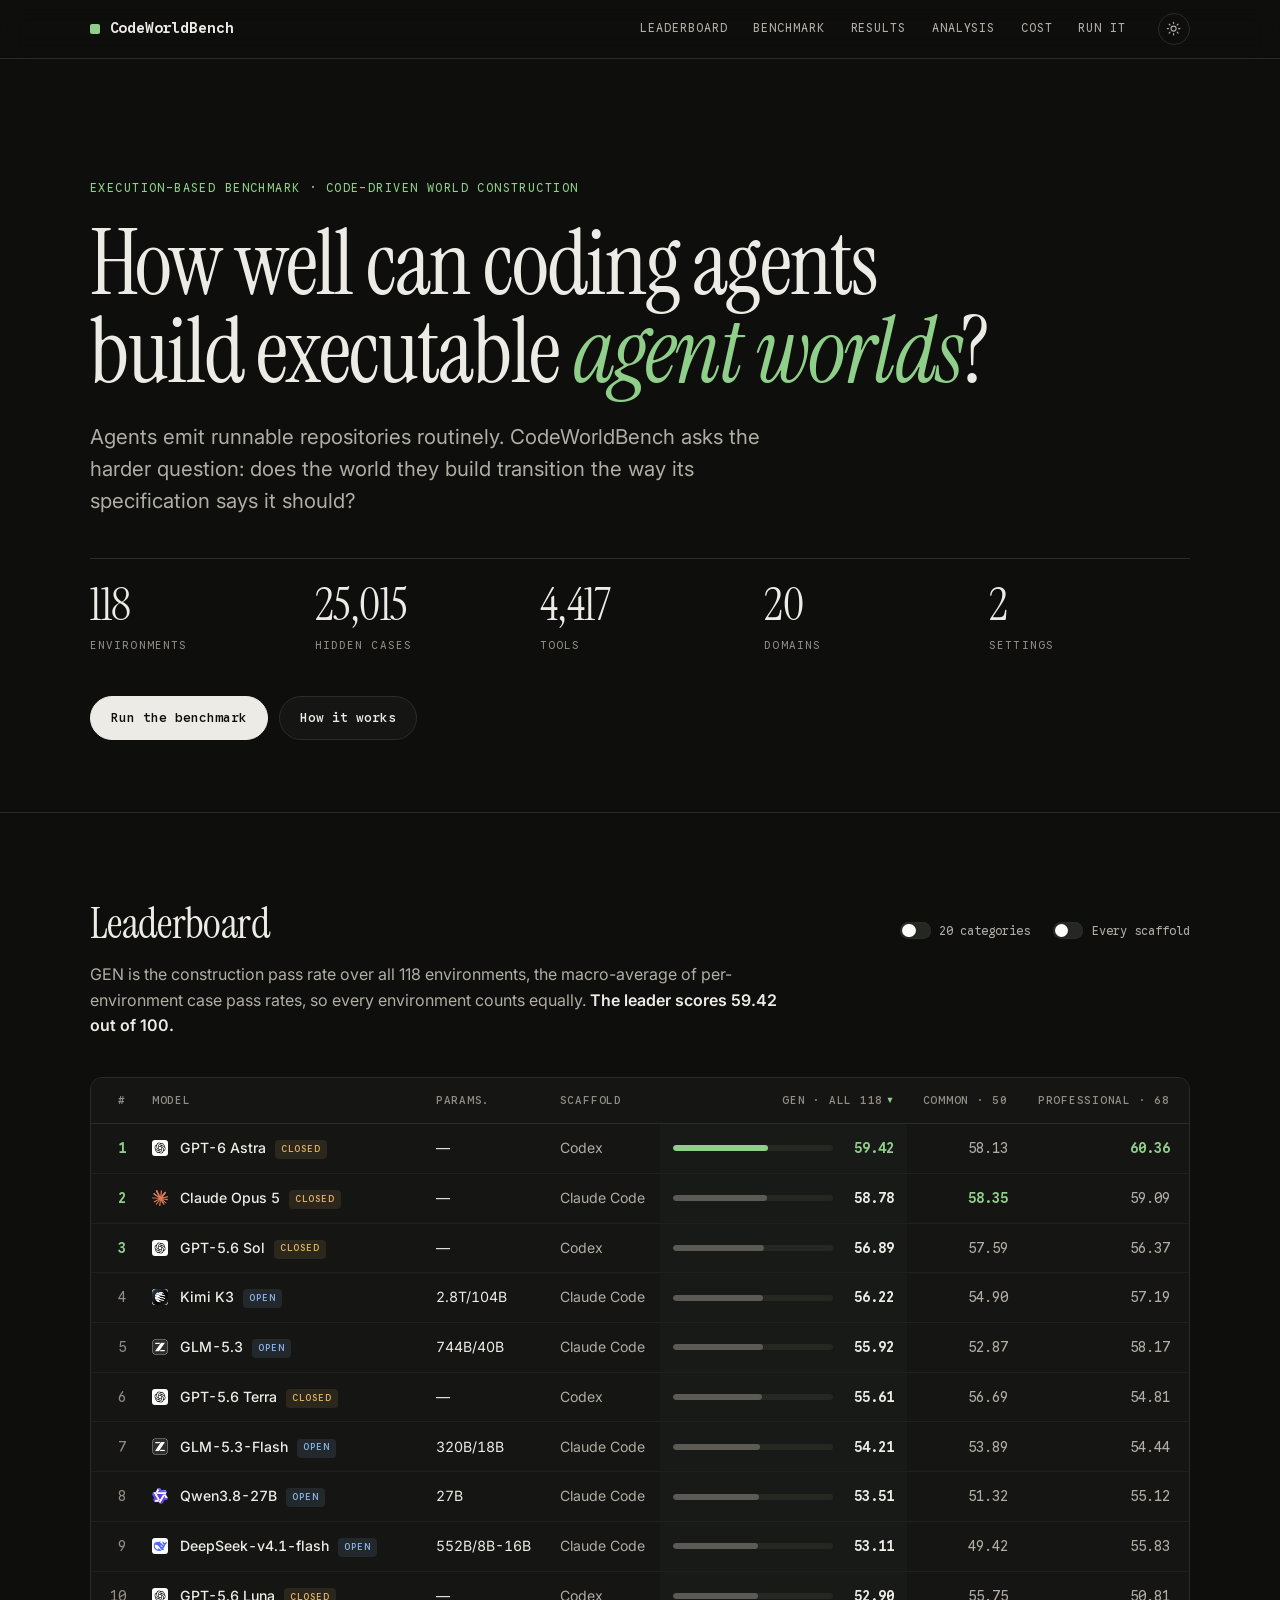
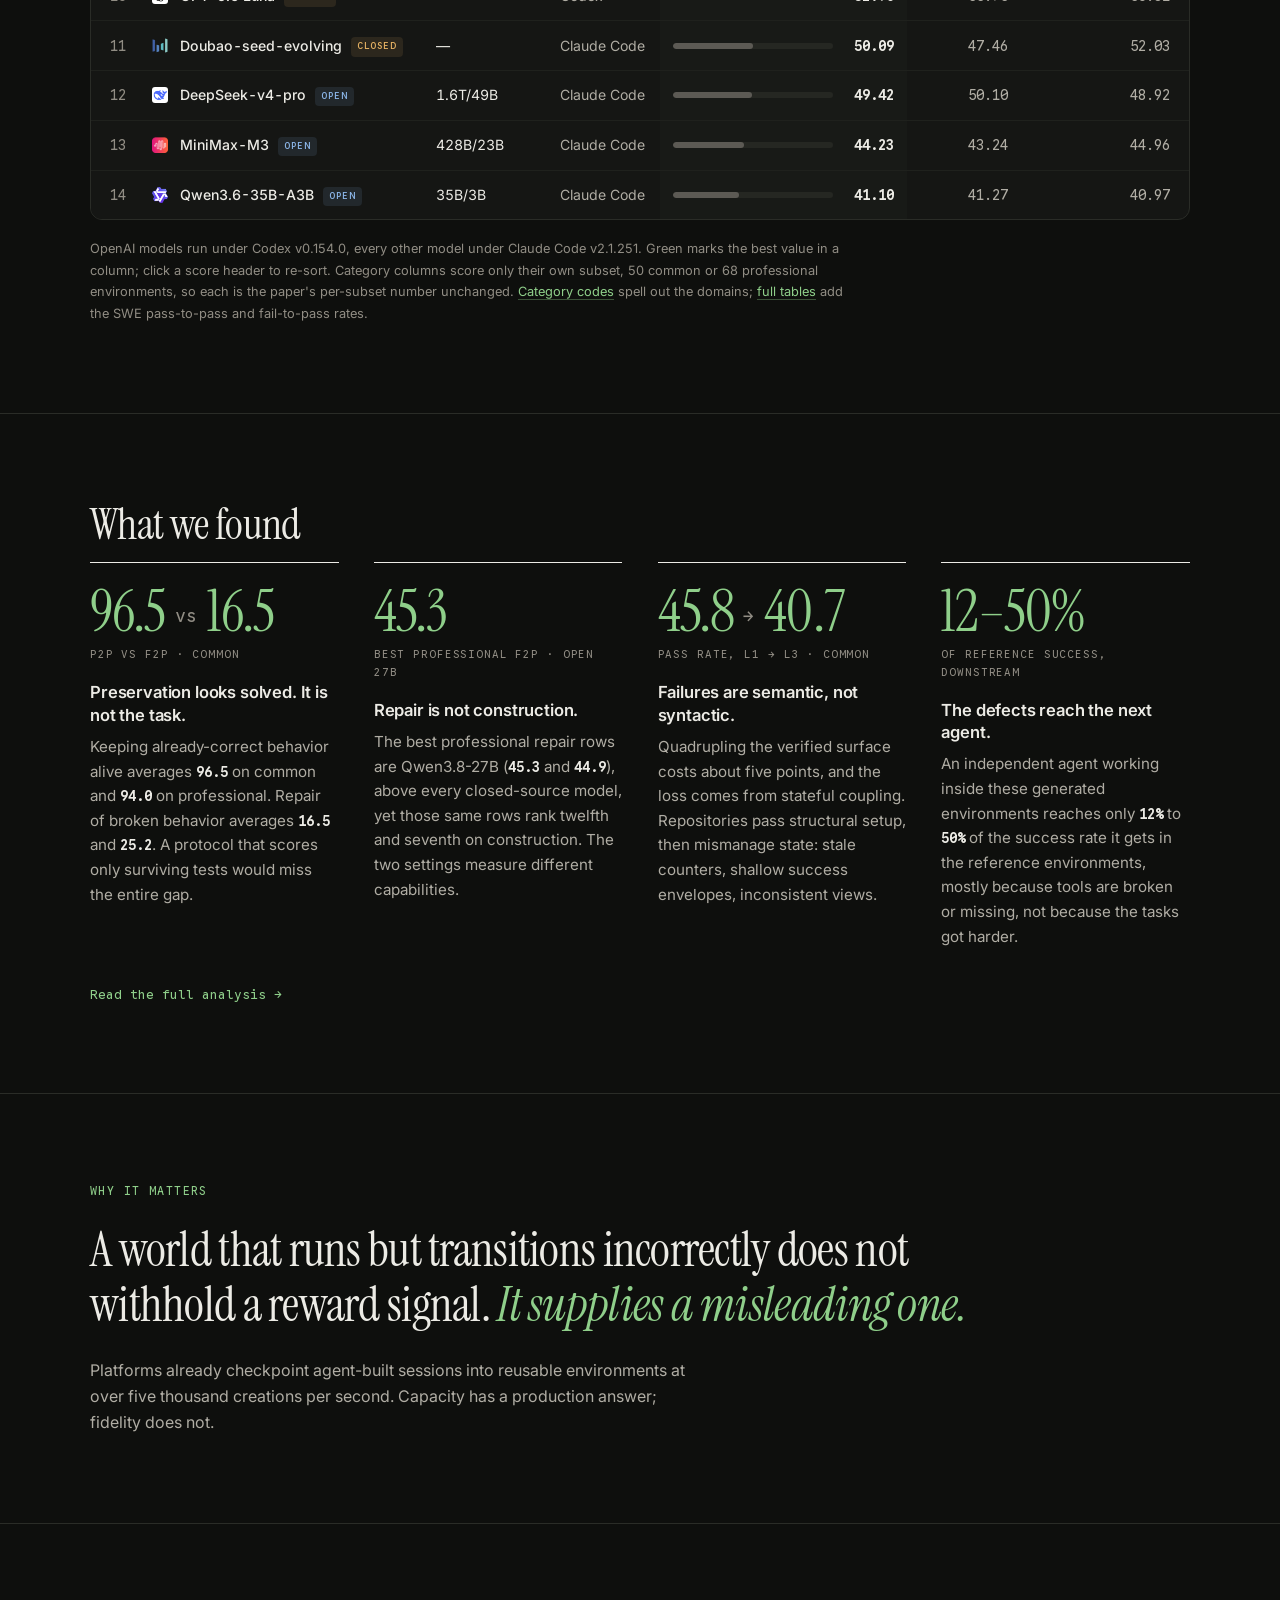
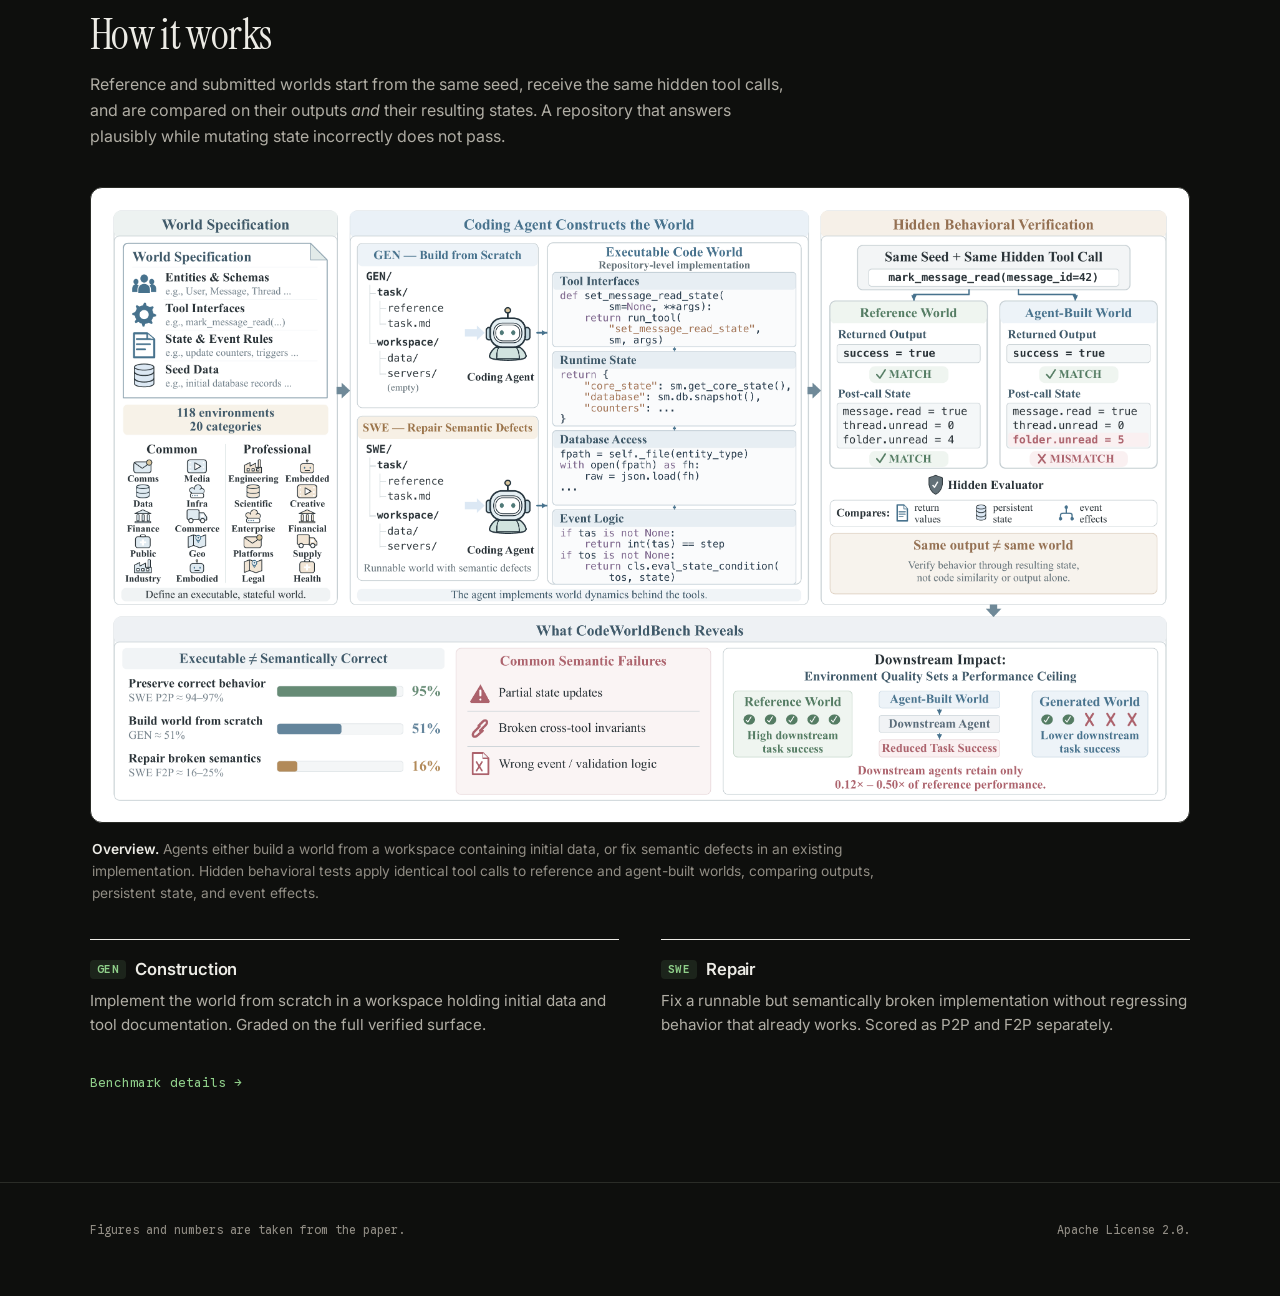
<file: index.html>
<!DOCTYPE html>
<html lang="en">
<head>
<meta charset="utf-8">
<meta name="viewport" content="width=device-width, initial-scale=1">
<title>CodeWorldBench — How well can coding agents build executable agent worlds?</title>
<meta name="description" content="CodeWorldBench evaluates whether coding agents can construct and repair executable, stateful code worlds. 118 environments, 25,015 hidden cases, graded on outputs and persistent state.">
<meta property="og:title" content="CodeWorldBench">
<meta property="og:description" content="118 executable environments, 25,015 hidden cases. Build a stateful code world from scratch, or repair a broken one.">
<meta property="og:type" content="website">
<link rel="icon" href="assets/favicon.svg" type="image/svg+xml">
<link rel="preconnect" href="https://fonts.googleapis.com">
<link rel="preconnect" href="https://fonts.gstatic.com" crossorigin>
<link rel="stylesheet" href="https://fonts.googleapis.com/css2?family=Google+Sans+Code:wght@400;500;600&family=Instrument+Serif:ital@0;1&family=Inter:wght@400;500;600&display=swap">
<link rel="stylesheet" href="css/style.css">
<script src="js/theme.js"></script>
</head>
<body>
<a class="skip-link" href="#leaderboard">Skip to leaderboard</a>

<nav class="nav">
  <div class="nav-inner">
    <a class="nav-brand" href="./">CodeWorldBench</a>
    <div class="nav-links">
      <a href="#leaderboard">Leaderboard</a>
      <a href="benchmark.html">Benchmark</a>
      <a href="results.html">Results</a>
      <a href="analysis.html">Analysis</a>
      <a href="cost.html">Cost</a>
      <a href="run.html">Run it</a>
    </div>
    <button class="theme-toggle" type="button" aria-label="Switch to light mode">
      <svg class="sun" viewBox="0 0 24 24" aria-hidden="true"><circle cx="12" cy="12" r="4"/><path d="M12 2v2M12 20v2M4.9 4.9l1.4 1.4M17.7 17.7l1.4 1.4M2 12h2M20 12h2M4.9 19.1l1.4-1.4M17.7 6.3l1.4-1.4"/></svg>
      <svg class="moon" viewBox="0 0 24 24" aria-hidden="true"><path d="M20 14.5A8 8 0 0 1 9.5 4a8 8 0 1 0 10.5 10.5z"/></svg>
    </button>
  </div>
</nav>

<header class="hero" id="top">
  <div class="wrap">
    <p class="eyebrow">Execution-based benchmark · code-driven world construction</p>
    <h1>How well can coding agents build executable <em>agent worlds</em>?</h1>
    <p class="tagline">
      Agents emit runnable repositories routinely. CodeWorldBench asks the harder question: does the
      world they build transition the way its specification says it should?
    </p>

    <div class="stats">
      <div class="stat"><span class="n">118</span><span class="k">Environments</span></div>
      <div class="stat"><span class="n">25,015</span><span class="k">Hidden cases</span></div>
      <div class="stat"><span class="n">4,417</span><span class="k">Tools</span></div>
      <div class="stat"><span class="n">20</span><span class="k">Domains</span></div>
      <div class="stat"><span class="n">2</span><span class="k">Settings</span></div>
    </div>

    <div class="btn-row">
      <a class="btn btn-primary" href="run.html">Run the benchmark</a>
      <a class="btn" href="benchmark.html">How it works</a>
    </div>
  </div>
</header>

<section id="leaderboard">
  <div class="wrap">
    <div class="lb-head">
      <h2>Leaderboard</h2>
      <div class="lb-controls">
        <label class="check">
          <input type="checkbox" id="show-categories">
          20 categories
        </label>
        <label class="check">
          <input type="checkbox" id="all-scaffolds">
          Every scaffold
        </label>
      </div>
    </div>

    <p class="section-sub">
      GEN is the construction pass rate over all 118 environments, the macro-average of
      per-environment case pass rates, so every environment counts equally.
      <strong>The leader scores 59.42 out of 100.</strong>
    </p>

    <div class="table-scroll" id="lb-overall">
      <p class="lb-error">Loading results…</p>
    </div>

    <p class="legend">
      OpenAI models run under Codex v0.154.0, every other model under Claude Code v2.1.251.
      Green marks the best value in a column; click a score header to re-sort. Category columns
      score only their own subset, 50 common or 68 professional environments, so each is the paper's
      per-subset number unchanged. <a href="benchmark.html#categories">Category codes</a> spell out
      the domains; <a href="results.html">full tables</a> add the SWE pass-to-pass and fail-to-pass
      rates.
    </p>
  </div>
</section>

<section id="takeaways">
  <div class="wrap">
    <h2>What we found</h2>
    <div class="cards findings">
      <div class="card">
        <span class="kicker">96.5<small>vs</small>16.5</span>
        <span class="kicker-label">P2P vs F2P · common</span>
        <h3>Preservation looks solved. It is not the task.</h3>
        <p>
          Keeping already-correct behavior alive averages <span class="num">96.5</span> on common and
          <span class="num">94.0</span> on professional. Repair of broken behavior averages
          <span class="num">16.5</span> and <span class="num">25.2</span>. A protocol that scores only
          surviving tests would miss the entire gap.
        </p>
      </div>
      <div class="card">
        <span class="kicker">45.3</span>
        <span class="kicker-label">Best professional F2P · open 27B</span>
        <h3>Repair is not construction.</h3>
        <p>
          The best professional repair rows are Qwen3.8-27B (<span class="num">45.3</span> and
          <span class="num">44.9</span>), above every closed-source model, yet those same rows rank
          twelfth and seventh on construction. The two settings measure different capabilities.
        </p>
      </div>
      <div class="card">
        <span class="kicker">45.8<small>→</small>40.7</span>
        <span class="kicker-label">Pass rate, L1 → L3 · common</span>
        <h3>Failures are semantic, not syntactic.</h3>
        <p>
          Quadrupling the verified surface costs about five points, and the loss comes from stateful
          coupling. Repositories pass structural setup, then mismanage state: stale counters, shallow
          success envelopes, inconsistent views.
        </p>
      </div>
      <div class="card">
        <span class="kicker">12–50%</span>
        <span class="kicker-label">Of reference success, downstream</span>
        <h3>The defects reach the next agent.</h3>
        <p>
          An independent agent working inside these generated environments reaches only
          <span class="num">12%</span> to <span class="num">50%</span> of the success rate it gets in
          the reference environments, mostly because tools are broken or missing, not because the
          tasks got harder.
        </p>
      </div>
    </div>
    <p class="more"><a href="analysis.html">Read the full analysis →</a></p>
  </div>
</section>

<section id="why">
  <div class="wrap">
    <p class="eyebrow">Why it matters</p>
    <p class="statement">
      A world that runs but transitions incorrectly does not withhold a reward signal.
      <em>It supplies a misleading one.</em>
    </p>
    <p class="statement-note">
      Platforms already checkpoint agent-built sessions into reusable environments at over five
      thousand creations per second. Capacity has a production answer; fidelity does not.
    </p>
  </div>
</section>

<section id="how">
  <div class="wrap">
    <h2>How it works</h2>
    <p class="section-sub">
      Reference and submitted worlds start from the same seed, receive the same hidden tool calls, and
      are compared on their outputs <em>and</em> their resulting states. A repository that answers
      plausibly while mutating state incorrectly does not pass.
    </p>

    <figure>
      <img src="assets/figures/codeworldbench_overview_editable_v8_landscape.png"
           alt="CodeWorldBench overview: agents either build a world from a workspace containing initial data or fix semantic defects in an existing implementation; hidden behavioral tests apply identical tool calls to the reference and agent-built worlds and compare outputs, persistent state, and event effects.">
      <figcaption>
        <b>Overview.</b> Agents either build a world from a workspace containing initial data, or fix
        semantic defects in an existing implementation. Hidden behavioral tests apply identical tool
        calls to reference and agent-built worlds, comparing outputs, persistent state, and event
        effects.
      </figcaption>
    </figure>

    <div class="cards">
      <div class="card">
        <h3><span class="tag">GEN</span>Construction</h3>
        <p>
          Implement the world from scratch in a workspace holding initial data and tool
          documentation. Graded on the full verified surface.
        </p>
      </div>
      <div class="card">
        <h3><span class="tag">SWE</span>Repair</h3>
        <p>
          Fix a runnable but semantically broken implementation without regressing behavior that
          already works. Scored as P2P and F2P separately.
        </p>
      </div>
    </div>
    <p class="more"><a href="benchmark.html">Benchmark details →</a></p>
  </div>
</section>

<footer>
  <div class="wrap">
    <p>Figures and numbers are taken from the paper.</p>
    <p>Apache License 2.0.</p>
  </div>
</footer>

<script src="js/leaderboard.js"></script>
</body>
</html>
</file>
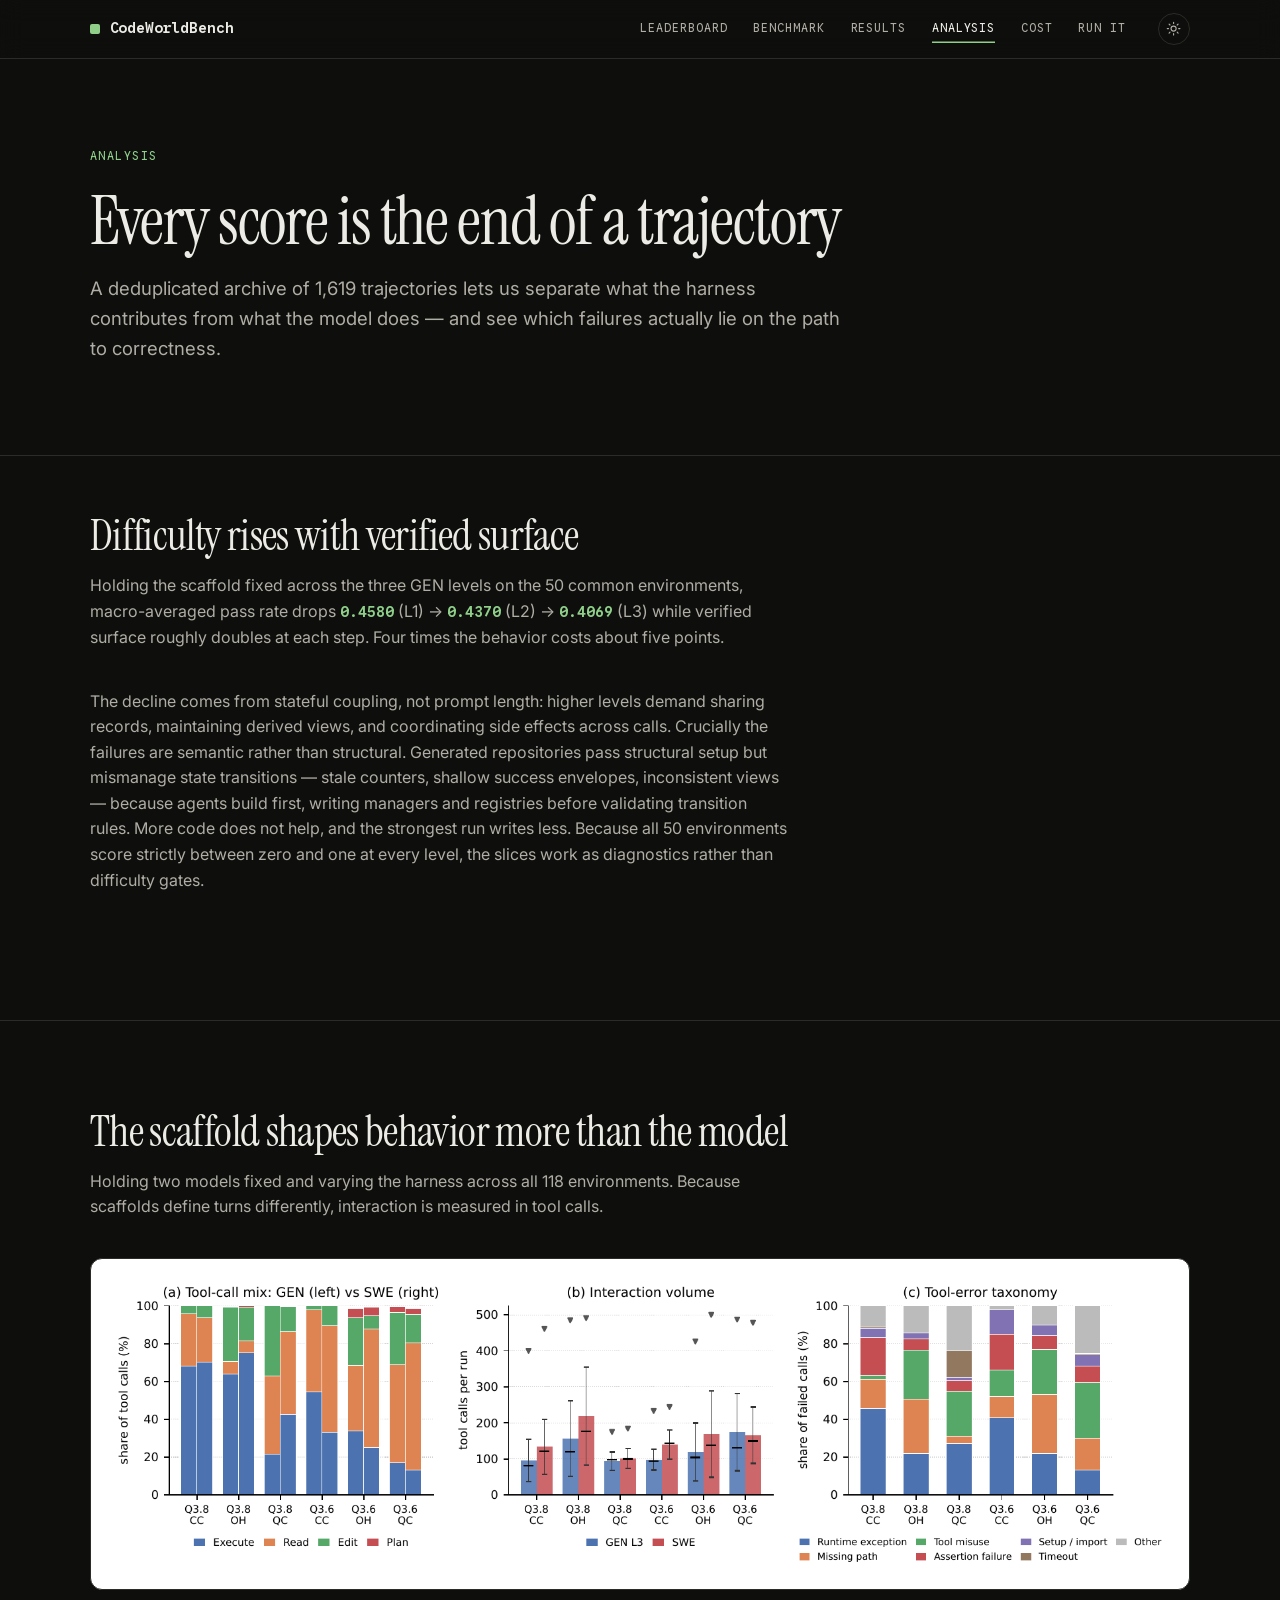
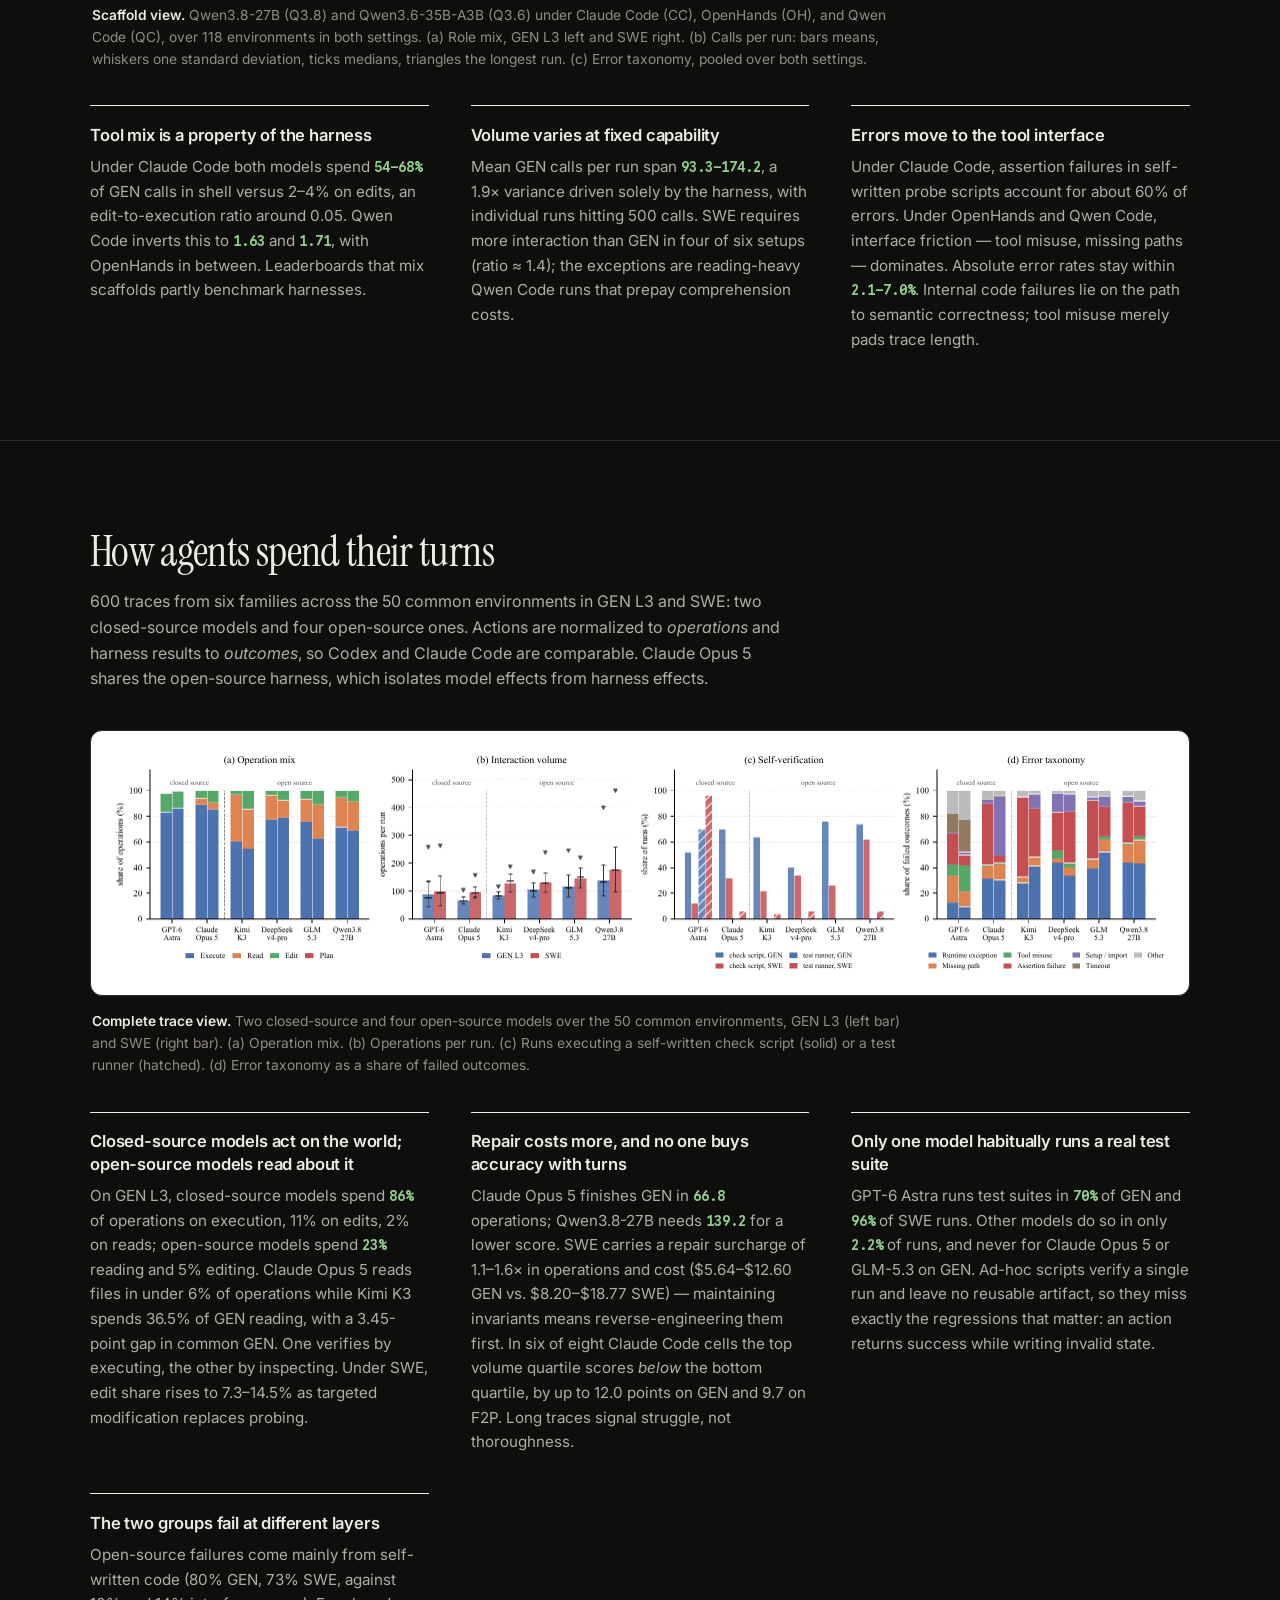
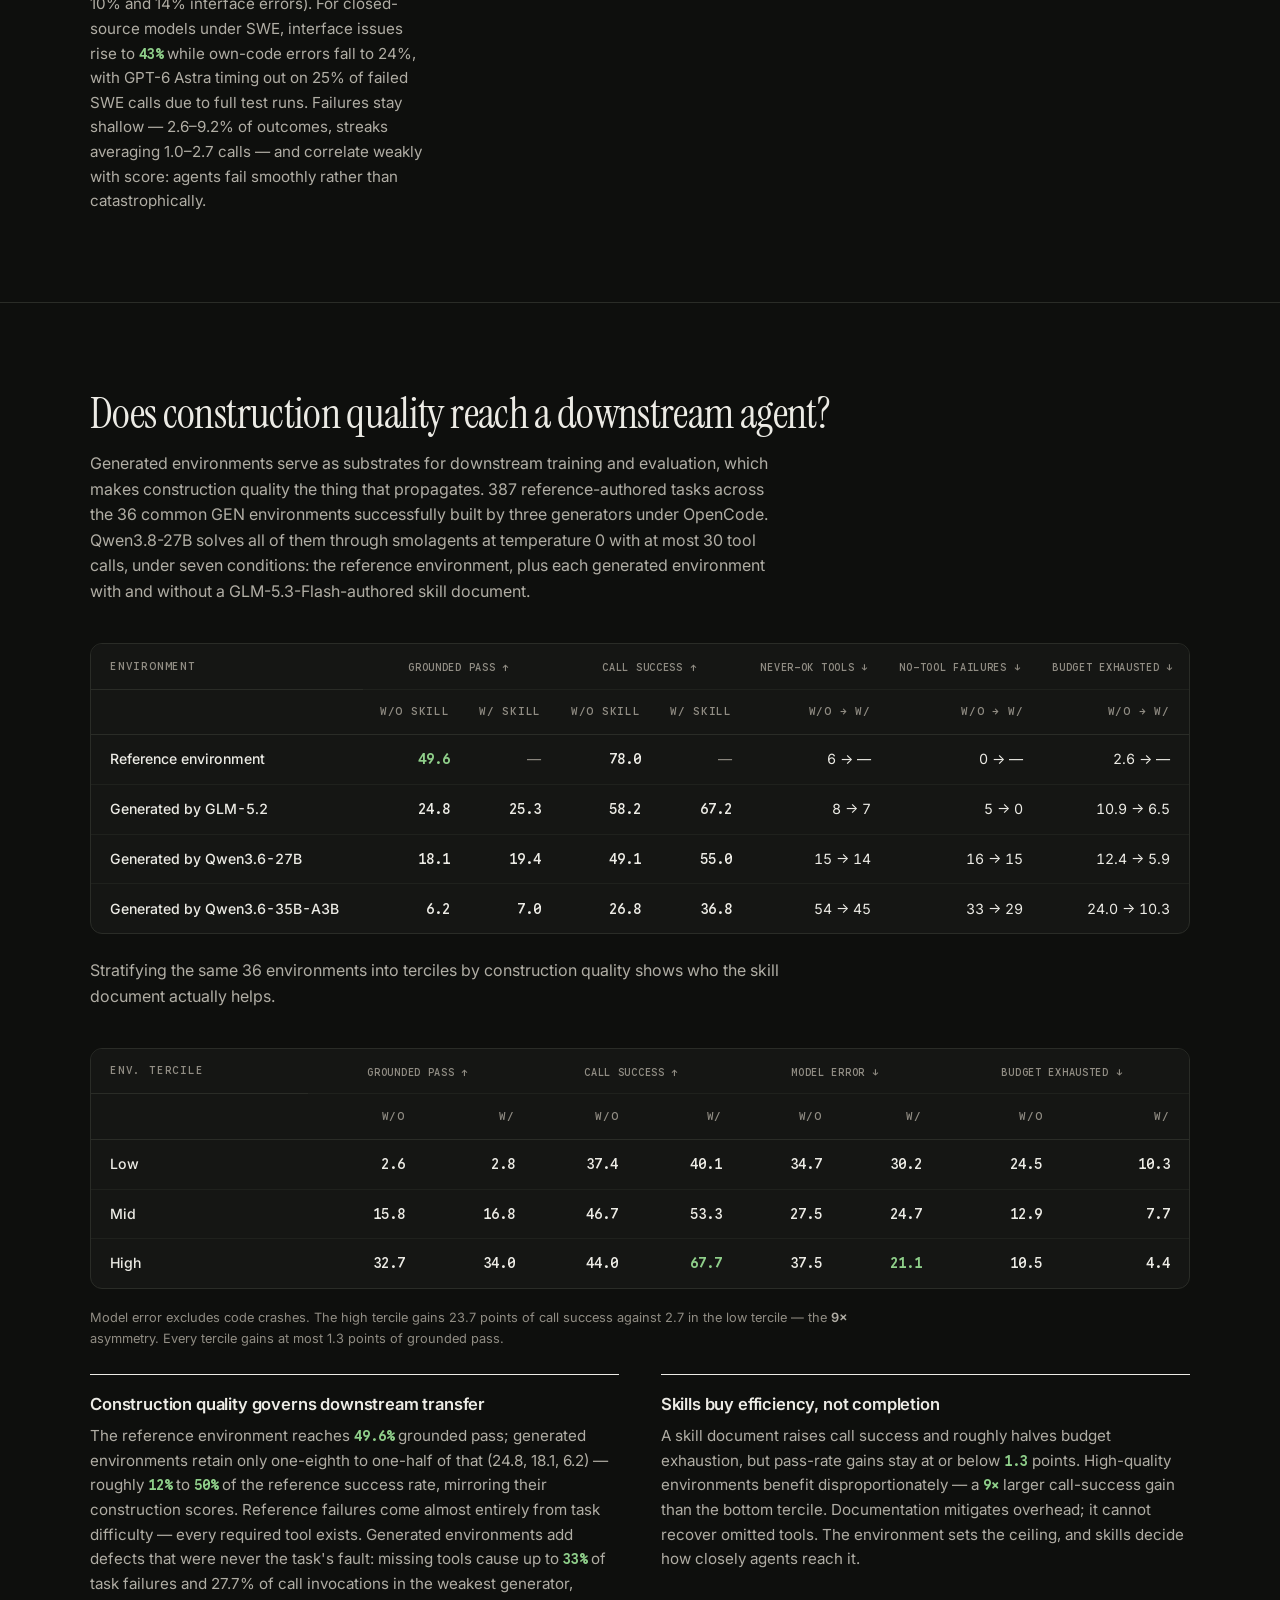
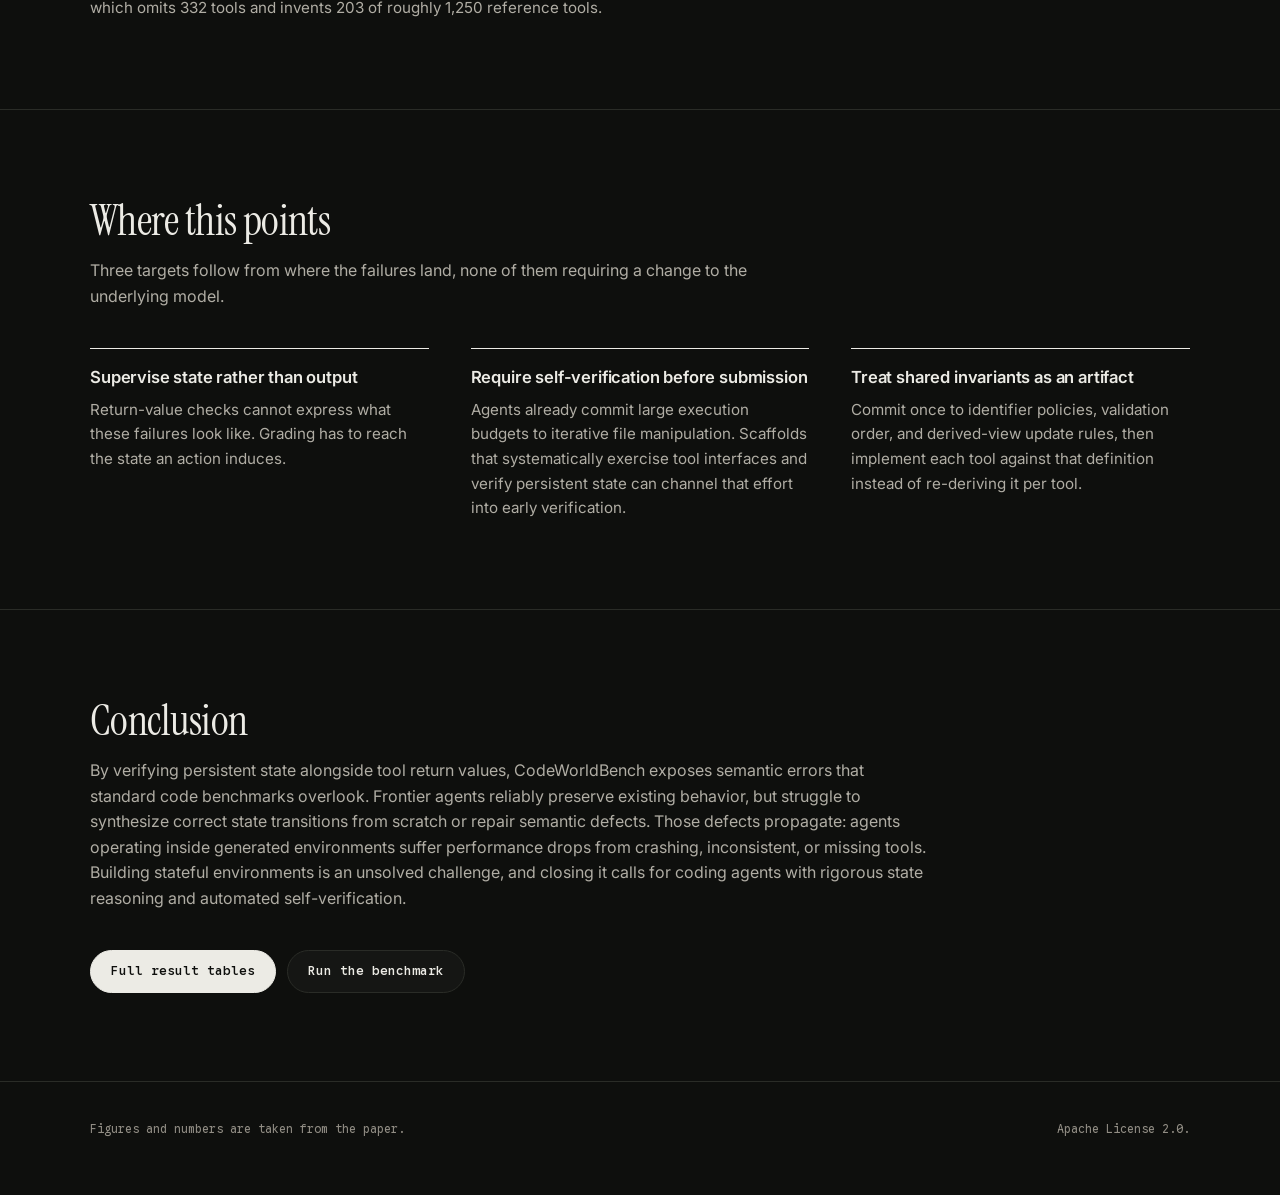
<file: analysis.html>
<!DOCTYPE html>
<html lang="en">
<head>
<meta charset="utf-8">
<meta name="viewport" content="width=device-width, initial-scale=1">
<title>Analysis — CodeWorldBench</title>
<meta name="description" content="Trajectory analysis of coding agents on CodeWorldBench: how the scaffold shapes behavior, how agents spend their turns, where failures land, and whether construction quality reaches a downstream agent.">
<link rel="icon" href="assets/favicon.svg" type="image/svg+xml">
<link rel="preconnect" href="https://fonts.googleapis.com">
<link rel="preconnect" href="https://fonts.gstatic.com" crossorigin>
<link rel="stylesheet" href="https://fonts.googleapis.com/css2?family=Google+Sans+Code:wght@400;500;600&family=Instrument+Serif:ital@0;1&family=Inter:wght@400;500;600&display=swap">
<link rel="stylesheet" href="css/style.css">
<script src="js/theme.js"></script>
</head>
<body>
<a class="skip-link" href="#scaffold">Skip to content</a>

<nav class="nav">
  <div class="nav-inner">
    <a class="nav-brand" href="./">CodeWorldBench</a>
    <div class="nav-links">
      <a href="./">Leaderboard</a>
      <a href="benchmark.html">Benchmark</a>
      <a href="results.html">Results</a>
      <a href="analysis.html" aria-current="page">Analysis</a>
      <a href="cost.html">Cost</a>
      <a href="run.html">Run it</a>
    </div>
    <button class="theme-toggle" type="button" aria-label="Switch to light mode">
      <svg class="sun" viewBox="0 0 24 24" aria-hidden="true"><circle cx="12" cy="12" r="4"/><path d="M12 2v2M12 20v2M4.9 4.9l1.4 1.4M17.7 17.7l1.4 1.4M2 12h2M20 12h2M4.9 19.1l1.4-1.4M17.7 6.3l1.4-1.4"/></svg>
      <svg class="moon" viewBox="0 0 24 24" aria-hidden="true"><path d="M20 14.5A8 8 0 0 1 9.5 4a8 8 0 1 0 10.5 10.5z"/></svg>
    </button>
  </div>
</nav>

<header class="page-head">
  <div class="wrap">
    <p class="eyebrow">Analysis</p>
    <h1>Every score is the end of a trajectory</h1>
    <p class="tagline">
      A deduplicated archive of 1,619 trajectories lets us separate what the harness contributes from
      what the model does — and see which failures actually lie on the path to correctness.
    </p>
  </div>
</header>

<section id="difficulty" class="flush">
  <div class="wrap">
    <h2>Difficulty rises with verified surface</h2>
    <p class="section-sub">
      Holding the scaffold fixed across the three GEN levels on the 50 common environments,
      macro-averaged pass rate drops <span class="num">0.4580</span> (L1) →
      <span class="num">0.4370</span> (L2) → <span class="num">0.4069</span> (L3) while verified
      surface roughly doubles at each step. Four times the behavior costs about five points.
    </p>
    <p class="section-sub">
      The decline comes from stateful coupling, not prompt length: higher levels demand sharing
      records, maintaining derived views, and coordinating side effects across calls. Crucially the
      failures are semantic rather than structural. Generated repositories pass structural setup but
      mismanage state transitions — stale counters, shallow success envelopes, inconsistent views —
      because agents build first, writing managers and registries before validating transition rules.
      More code does not help, and the strongest run writes less. Because all 50 environments score
      strictly between zero and one at every level, the slices work as diagnostics rather than
      difficulty gates.
    </p>
  </div>
</section>

<section id="scaffold">
  <div class="wrap">
    <h2>The scaffold shapes behavior more than the model</h2>
    <p class="section-sub">
      Holding two models fixed and varying the harness across all 118 environments. Because scaffolds
      define turns differently, interaction is measured in tool calls.
    </p>

    <figure>
      <img src="assets/figures/codeworldbench_scaffold_trace_comparison.png"
           alt="Scaffold comparison: role mix of tool calls, calls per run with variance, and error taxonomy for two Qwen models under Claude Code, OpenHands, and Qwen Code.">
      <figcaption>
        <b>Scaffold view.</b> Qwen3.8-27B (Q3.8) and Qwen3.6-35B-A3B (Q3.6) under Claude Code (CC),
        OpenHands (OH), and Qwen Code (QC), over 118 environments in both settings. (a) Role mix, GEN
        L3 left and SWE right. (b) Calls per run: bars means, whiskers one standard deviation, ticks
        medians, triangles the longest run. (c) Error taxonomy, pooled over both settings.
      </figcaption>
    </figure>

    <div class="cards">
      <div class="card">
        <h3>Tool mix is a property of the harness</h3>
        <p>
          Under Claude Code both models spend <span class="num">54–68%</span> of GEN calls in shell
          versus 2–4% on edits, an edit-to-execution ratio around 0.05. Qwen Code inverts this to
          <span class="num">1.63</span> and <span class="num">1.71</span>, with OpenHands in between.
          Leaderboards that mix scaffolds partly benchmark harnesses.
        </p>
      </div>
      <div class="card">
        <h3>Volume varies at fixed capability</h3>
        <p>
          Mean GEN calls per run span <span class="num">93.3–174.2</span>, a 1.9× variance driven
          solely by the harness, with individual runs hitting 500 calls. SWE requires more interaction
          than GEN in four of six setups (ratio ≈ 1.4); the exceptions are reading-heavy Qwen Code
          runs that prepay comprehension costs.
        </p>
      </div>
      <div class="card">
        <h3>Errors move to the tool interface</h3>
        <p>
          Under Claude Code, assertion failures in self-written probe scripts account for about 60% of
          errors. Under OpenHands and Qwen Code, interface friction — tool misuse, missing paths —
          dominates. Absolute error rates stay within <span class="num">2.1–7.0%</span>. Internal code
          failures lie on the path to semantic correctness; tool misuse merely pads trace length.
        </p>
      </div>
    </div>
  </div>
</section>

<section id="turns">
  <div class="wrap">
    <h2>How agents spend their turns</h2>
    <p class="section-sub">
      600 traces from six families across the 50 common environments in GEN L3 and SWE: two
      closed-source models and four open-source ones. Actions are normalized to <em>operations</em> and
      harness results to <em>outcomes</em>, so Codex and Claude Code are comparable. Claude Opus 5
      shares the open-source harness, which isolates model effects from harness effects.
    </p>

    <figure>
      <img src="assets/figures/codeworldbench_cc_model_trace_comparison.png"
           alt="Complete trace view across six model families: operation mix, operations per run, share of runs executing a check script or test runner, and error taxonomy as a share of failed outcomes.">
      <figcaption>
        <b>Complete trace view.</b> Two closed-source and four open-source models over the 50 common
        environments, GEN L3 (left bar) and SWE (right bar). (a) Operation mix. (b) Operations per run.
        (c) Runs executing a self-written check script (solid) or a test runner (hatched). (d) Error
        taxonomy as a share of failed outcomes.
      </figcaption>
    </figure>

    <div class="cards">
      <div class="card">
        <h3>Closed-source models act on the world; open-source models read about it</h3>
        <p>
          On GEN L3, closed-source models spend <span class="num">86%</span> of operations on
          execution, 11% on edits, 2% on reads; open-source models spend <span class="num">23%</span>
          reading and 5% editing. Claude Opus 5 reads files in under 6% of operations while Kimi K3
          spends 36.5% of GEN reading, with a 3.45-point gap in common GEN. One verifies by executing,
          the other by inspecting. Under SWE, edit share rises to 7.3–14.5% as targeted modification
          replaces probing.
        </p>
      </div>
      <div class="card">
        <h3>Repair costs more, and no one buys accuracy with turns</h3>
        <p>
          Claude Opus 5 finishes GEN in <span class="num">66.8</span> operations; Qwen3.8-27B needs
          <span class="num">139.2</span> for a lower score. SWE carries a repair surcharge of 1.1–1.6×
          in operations and cost ($5.64–$12.60 GEN vs. $8.20–$18.77 SWE) — maintaining invariants means
          reverse-engineering them first. In six of eight Claude Code cells the top volume quartile
          scores <em>below</em> the bottom quartile, by up to 12.0 points on GEN and 9.7 on F2P. Long
          traces signal struggle, not thoroughness.
        </p>
      </div>
      <div class="card">
        <h3>Only one model habitually runs a real test suite</h3>
        <p>
          GPT-6 Astra runs test suites in <span class="num">70%</span> of GEN and
          <span class="num">96%</span> of SWE runs. Other models do so in only
          <span class="num">2.2%</span> of runs, and never for Claude Opus 5 or GLM-5.3 on GEN. Ad-hoc
          scripts verify a single run and leave no reusable artifact, so they miss exactly the
          regressions that matter: an action returns success while writing invalid state.
        </p>
      </div>
      <div class="card">
        <h3>The two groups fail at different layers</h3>
        <p>
          Open-source failures come mainly from self-written code (80% GEN, 73% SWE, against 10% and
          14% interface errors). For closed-source models under SWE, interface issues rise to
          <span class="num">43%</span> while own-code errors fall to 24%, with GPT-6 Astra timing out
          on 25% of failed SWE calls due to full test runs. Failures stay shallow — 2.6–9.2% of
          outcomes, streaks averaging 1.0–2.7 calls — and correlate weakly with score: agents fail
          smoothly rather than catastrophically.
        </p>
      </div>
    </div>
  </div>
</section>

<section id="downstream">
  <div class="wrap">
    <h2>Does construction quality reach a downstream agent?</h2>
    <p class="section-sub">
      Generated environments serve as substrates for downstream training and evaluation, which makes
      construction quality the thing that propagates. 387 reference-authored tasks across the 36
      common GEN environments successfully built by three generators under OpenCode. Qwen3.8-27B
      solves all of them through smolagents at temperature 0 with at most 30 tool calls, under seven
      conditions: the reference environment, plus each generated environment with and without a
      GLM-5.3-Flash-authored skill document.
    </p>

    <div class="table-scroll">
      <table>
        <caption class="skip-link">Downstream grounded pass rate and call success rate per generated environment, with and without a skill document.</caption>
        <thead>
          <tr>
            <th class="left" scope="col">Environment</th>
            <th colspan="2" class="group" scope="colgroup">Grounded pass ↑</th>
            <th colspan="2" class="group" scope="colgroup">Call success ↑</th>
            <th class="group" scope="col">Never-ok tools ↓</th>
            <th class="group" scope="col">No-tool failures ↓</th>
            <th class="group" scope="col">Budget exhausted ↓</th>
          </tr>
          <tr>
            <th class="left" scope="col"></th>
            <th scope="col">w/o skill</th><th scope="col">w/ skill</th>
            <th scope="col">w/o skill</th><th scope="col">w/ skill</th>
            <th scope="col">w/o → w/</th>
            <th scope="col">w/o → w/</th>
            <th scope="col">w/o → w/</th>
          </tr>
        </thead>
        <tbody>
          <tr>
            <td class="left model">Reference environment</td>
            <td class="metric best">49.6</td><td class="dash">—</td>
            <td class="metric">78.0</td><td class="dash">—</td>
            <td>6 → —</td><td>0 → —</td><td>2.6 → —</td>
          </tr>
          <tr>
            <td class="left model">Generated by GLM-5.2</td>
            <td class="metric">24.8</td><td class="metric">25.3</td>
            <td class="metric">58.2</td><td class="metric">67.2</td>
            <td>8 → 7</td><td>5 → 0</td><td>10.9 → 6.5</td>
          </tr>
          <tr>
            <td class="left model">Generated by Qwen3.6-27B</td>
            <td class="metric">18.1</td><td class="metric">19.4</td>
            <td class="metric">49.1</td><td class="metric">55.0</td>
            <td>15 → 14</td><td>16 → 15</td><td>12.4 → 5.9</td>
          </tr>
          <tr>
            <td class="left model">Generated by Qwen3.6-35B-A3B</td>
            <td class="metric">6.2</td><td class="metric">7.0</td>
            <td class="metric">26.8</td><td class="metric">36.8</td>
            <td>54 → 45</td><td>33 → 29</td><td>24.0 → 10.3</td>
          </tr>
        </tbody>
      </table>
    </div>

    <p class="section-sub" style="margin-top:1.5rem">
      Stratifying the same 36 environments into terciles by construction quality shows who the skill
      document actually helps.
    </p>

    <div class="table-scroll">
      <table>
        <caption class="skip-link">The 36 generated environments in terciles by quality, with grounded pass, call success, model-side error rate, and budget exhaustion, with and without a skill document.</caption>
        <thead>
          <tr>
            <th class="left" scope="col">Env. tercile</th>
            <th colspan="2" class="group" scope="colgroup">Grounded pass ↑</th>
            <th colspan="2" class="group" scope="colgroup">Call success ↑</th>
            <th colspan="2" class="group" scope="colgroup">Model error ↓</th>
            <th colspan="2" class="group" scope="colgroup">Budget exhausted ↓</th>
          </tr>
          <tr>
            <th class="left" scope="col"></th>
            <th scope="col">w/o</th><th scope="col">w/</th>
            <th scope="col">w/o</th><th scope="col">w/</th>
            <th scope="col">w/o</th><th scope="col">w/</th>
            <th scope="col">w/o</th><th scope="col">w/</th>
          </tr>
        </thead>
        <tbody>
          <tr>
            <td class="left model">Low</td>
            <td class="metric">2.6</td><td class="metric">2.8</td>
            <td class="metric">37.4</td><td class="metric">40.1</td>
            <td class="metric">34.7</td><td class="metric">30.2</td>
            <td class="metric">24.5</td><td class="metric">10.3</td>
          </tr>
          <tr>
            <td class="left model">Mid</td>
            <td class="metric">15.8</td><td class="metric">16.8</td>
            <td class="metric">46.7</td><td class="metric">53.3</td>
            <td class="metric">27.5</td><td class="metric">24.7</td>
            <td class="metric">12.9</td><td class="metric">7.7</td>
          </tr>
          <tr>
            <td class="left model">High</td>
            <td class="metric">32.7</td><td class="metric">34.0</td>
            <td class="metric">44.0</td><td class="metric best">67.7</td>
            <td class="metric">37.5</td><td class="metric best">21.1</td>
            <td class="metric">10.5</td><td class="metric">4.4</td>
          </tr>
        </tbody>
      </table>
    </div>

    <p class="legend">
      Model error excludes code crashes. The high tercile gains 23.7 points of call success against
      2.7 in the low tercile — the <b>9×</b> asymmetry. Every tercile gains at most 1.3 points of
      grounded pass.
    </p>

    <div class="cards" style="margin-top:1.5rem">
      <div class="card">
        <h3>Construction quality governs downstream transfer</h3>
        <p>
          The reference environment reaches <span class="num">49.6%</span> grounded pass; generated
          environments retain only one-eighth to one-half of that (24.8, 18.1, 6.2) — roughly
          <span class="num">12%</span> to <span class="num">50%</span> of the reference success rate,
          mirroring their construction scores. Reference failures come almost entirely from task
          difficulty — every required tool exists. Generated environments add defects that were never
          the task's fault: missing tools cause up to <span class="num">33%</span> of task failures
          and 27.7% of call invocations in the weakest generator, which omits 332 tools and invents
          203 of roughly 1,250 reference tools.
        </p>
      </div>
      <div class="card">
        <h3>Skills buy efficiency, not completion</h3>
        <p>
          A skill document raises call success and roughly halves budget exhaustion, but pass-rate
          gains stay at or below <span class="num">1.3</span> points. High-quality environments benefit
          disproportionately — a <span class="num">9×</span> larger call-success gain than the bottom
          tercile. Documentation mitigates overhead; it cannot recover omitted tools. The environment
          sets the ceiling, and skills decide how closely agents reach it.
        </p>
      </div>
    </div>
  </div>
</section>

<section id="implications">
  <div class="wrap">
    <h2>Where this points</h2>
    <p class="section-sub">
      Three targets follow from where the failures land, none of them requiring a change to the
      underlying model.
    </p>
    <div class="cards cards-3">
      <div class="card">
        <h3>Supervise state rather than output</h3>
        <p>
          Return-value checks cannot express what these failures look like. Grading has to reach the
          state an action induces.
        </p>
      </div>
      <div class="card">
        <h3>Require self-verification before submission</h3>
        <p>
          Agents already commit large execution budgets to iterative file manipulation. Scaffolds that
          systematically exercise tool interfaces and verify persistent state can channel that effort
          into early verification.
        </p>
      </div>
      <div class="card">
        <h3>Treat shared invariants as an artifact</h3>
        <p>
          Commit once to identifier policies, validation order, and derived-view update rules, then
          implement each tool against that definition instead of re-deriving it per tool.
        </p>
      </div>
    </div>
  </div>
</section>

<section id="conclusion">
  <div class="wrap">
    <h2>Conclusion</h2>
    <p class="section-sub wide">
      By verifying persistent state alongside tool return values, CodeWorldBench exposes semantic
      errors that standard code benchmarks overlook. Frontier agents reliably preserve existing
      behavior, but struggle to synthesize correct state transitions from scratch or repair semantic
      defects. Those defects propagate: agents operating inside generated environments suffer
      performance drops from crashing, inconsistent, or missing tools. Building stateful environments
      is an unsolved challenge, and closing it calls for coding agents with rigorous state reasoning
      and automated self-verification.
    </p>
    <div class="next-row">
      <a class="btn btn-primary" href="results.html">Full result tables</a>
      <a class="btn" href="run.html">Run the benchmark</a>
    </div>
  </div>
</section>

<footer>
  <div class="wrap">
    <p>Figures and numbers are taken from the paper.</p>
    <p>Apache License 2.0.</p>
  </div>
</footer>
</body>
</html>
</file>
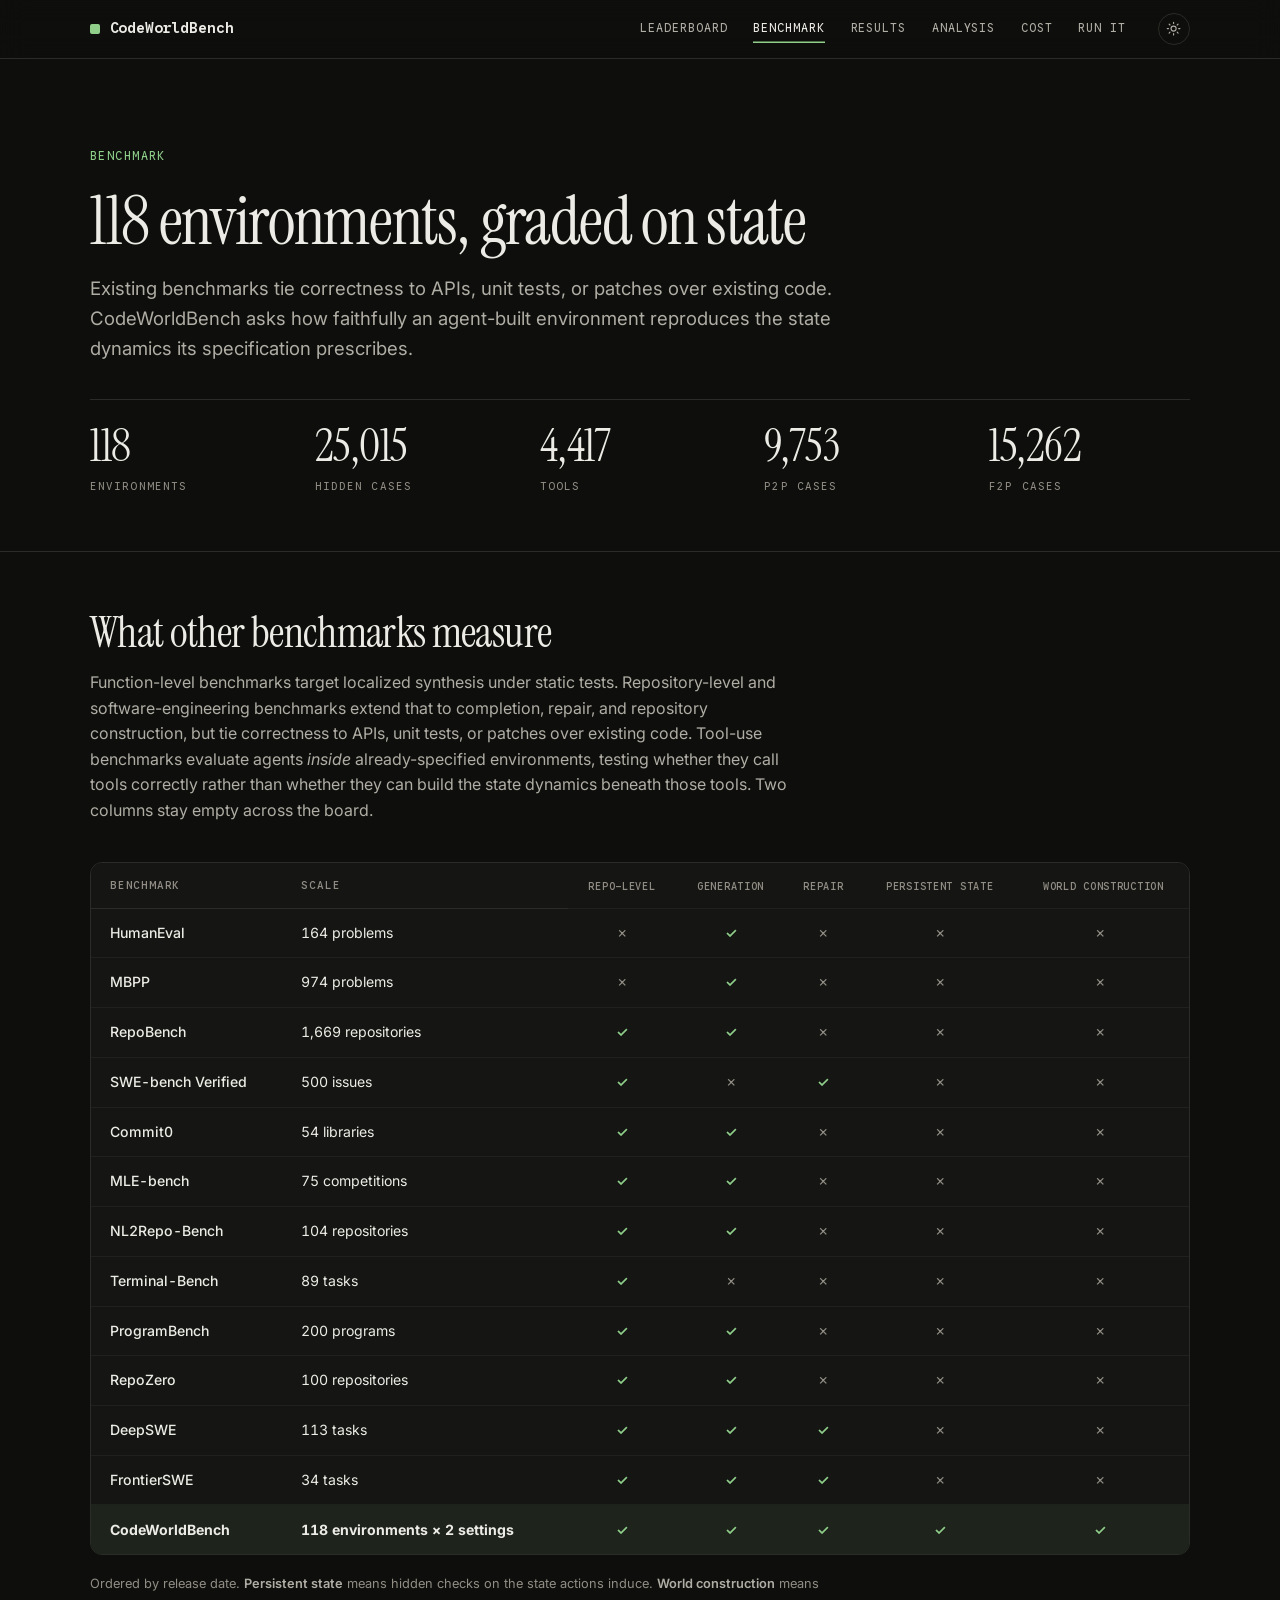
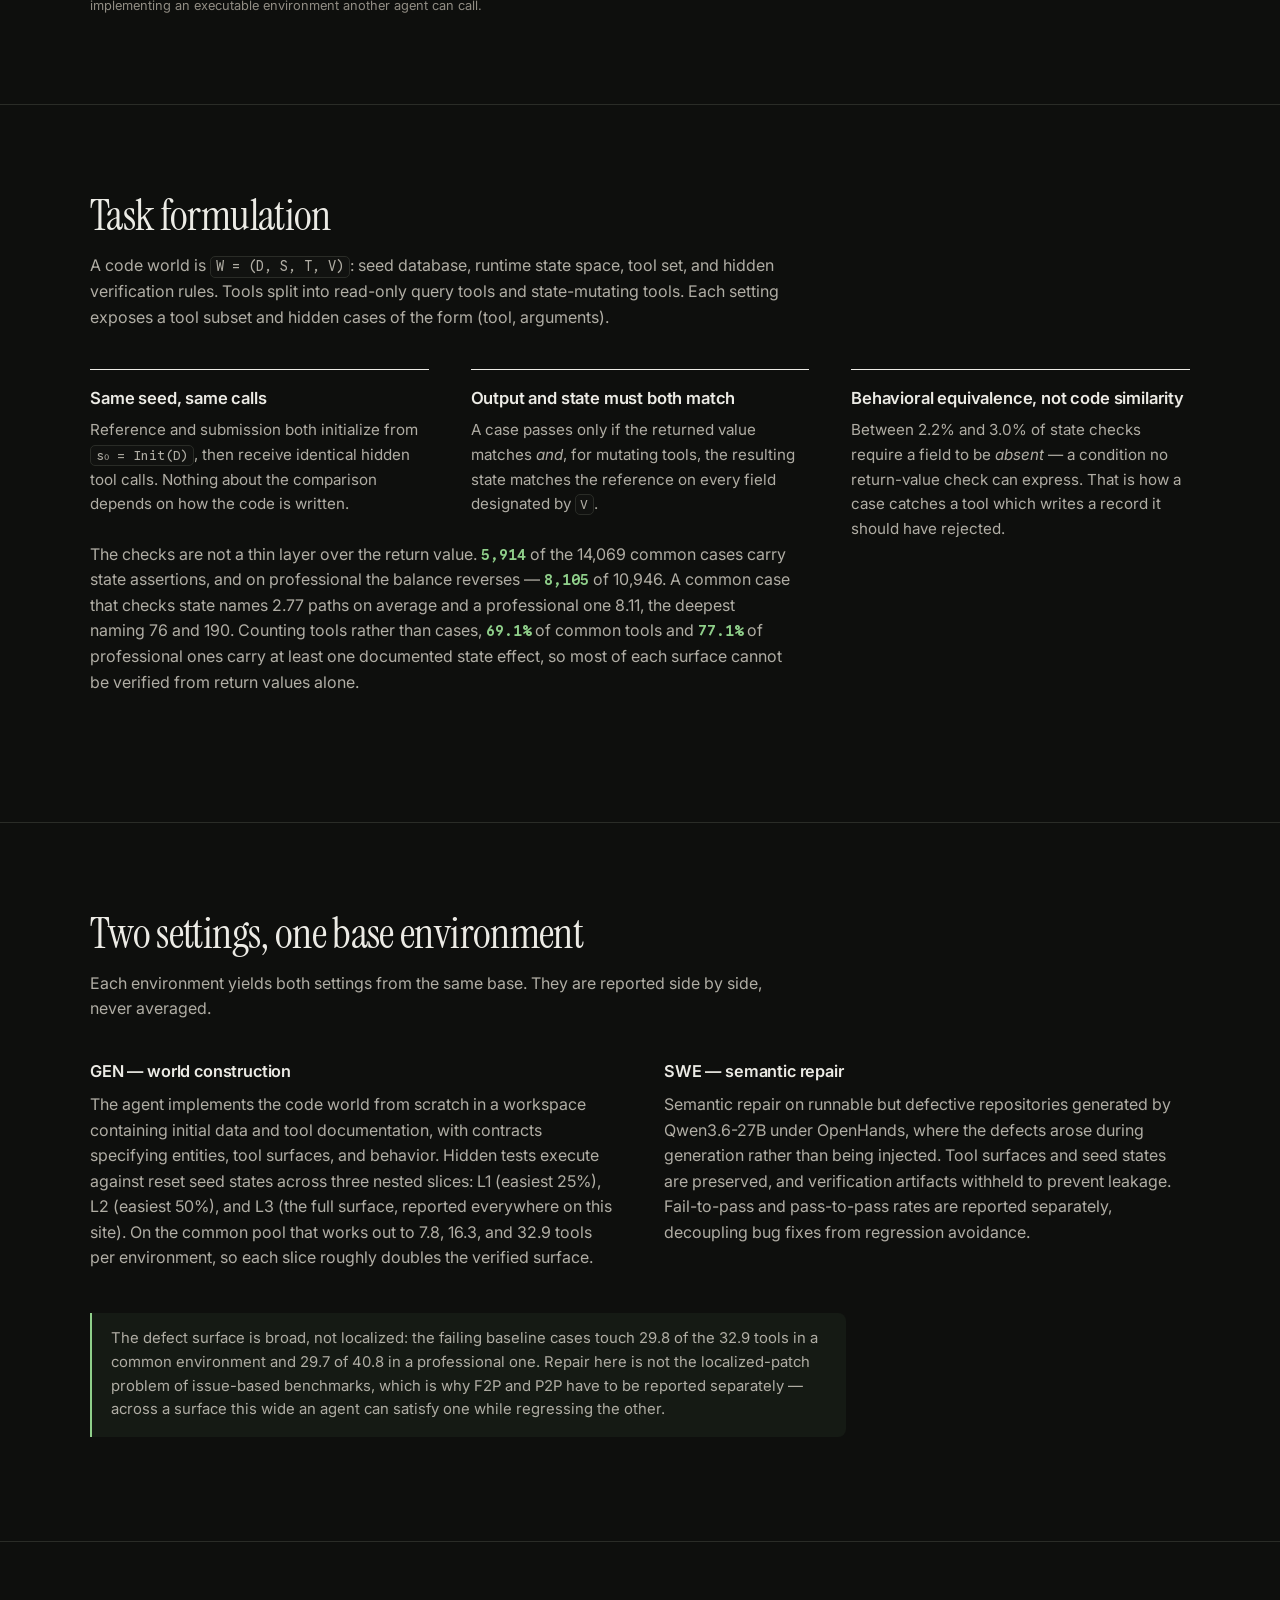
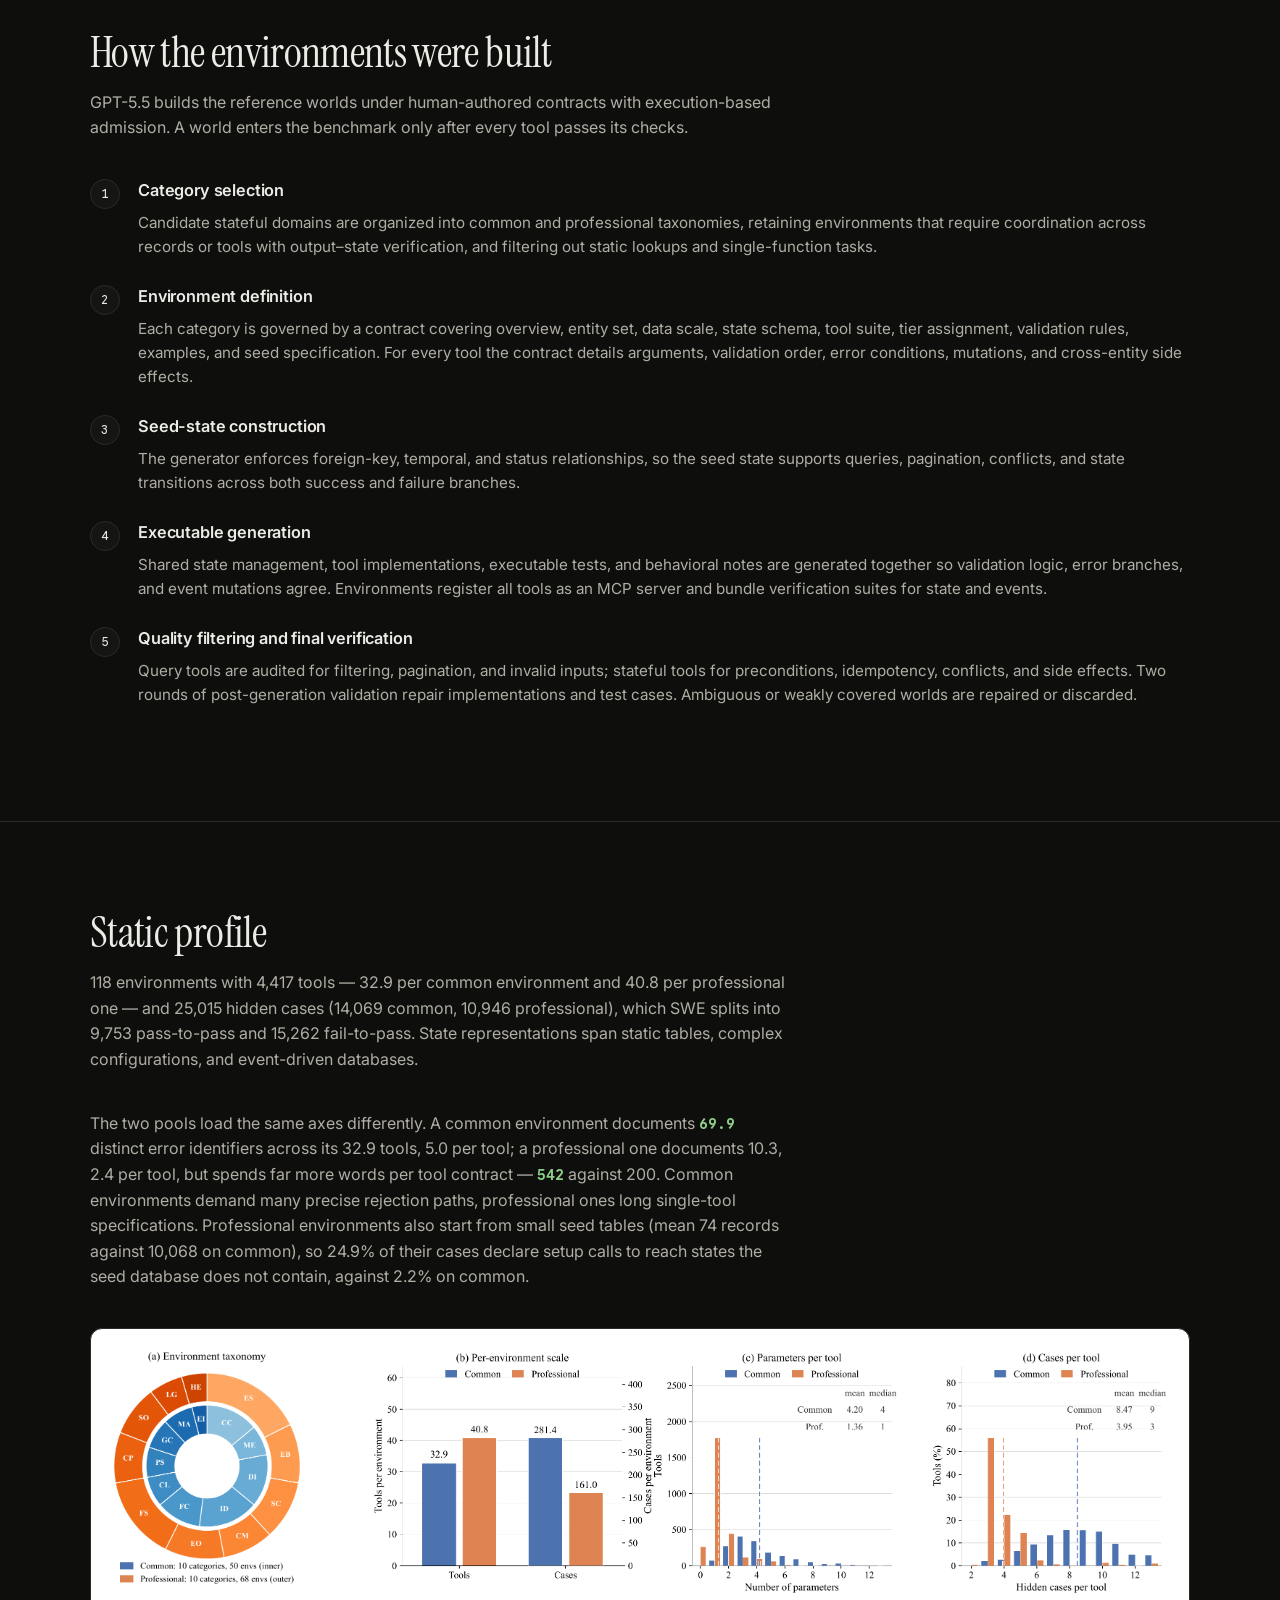
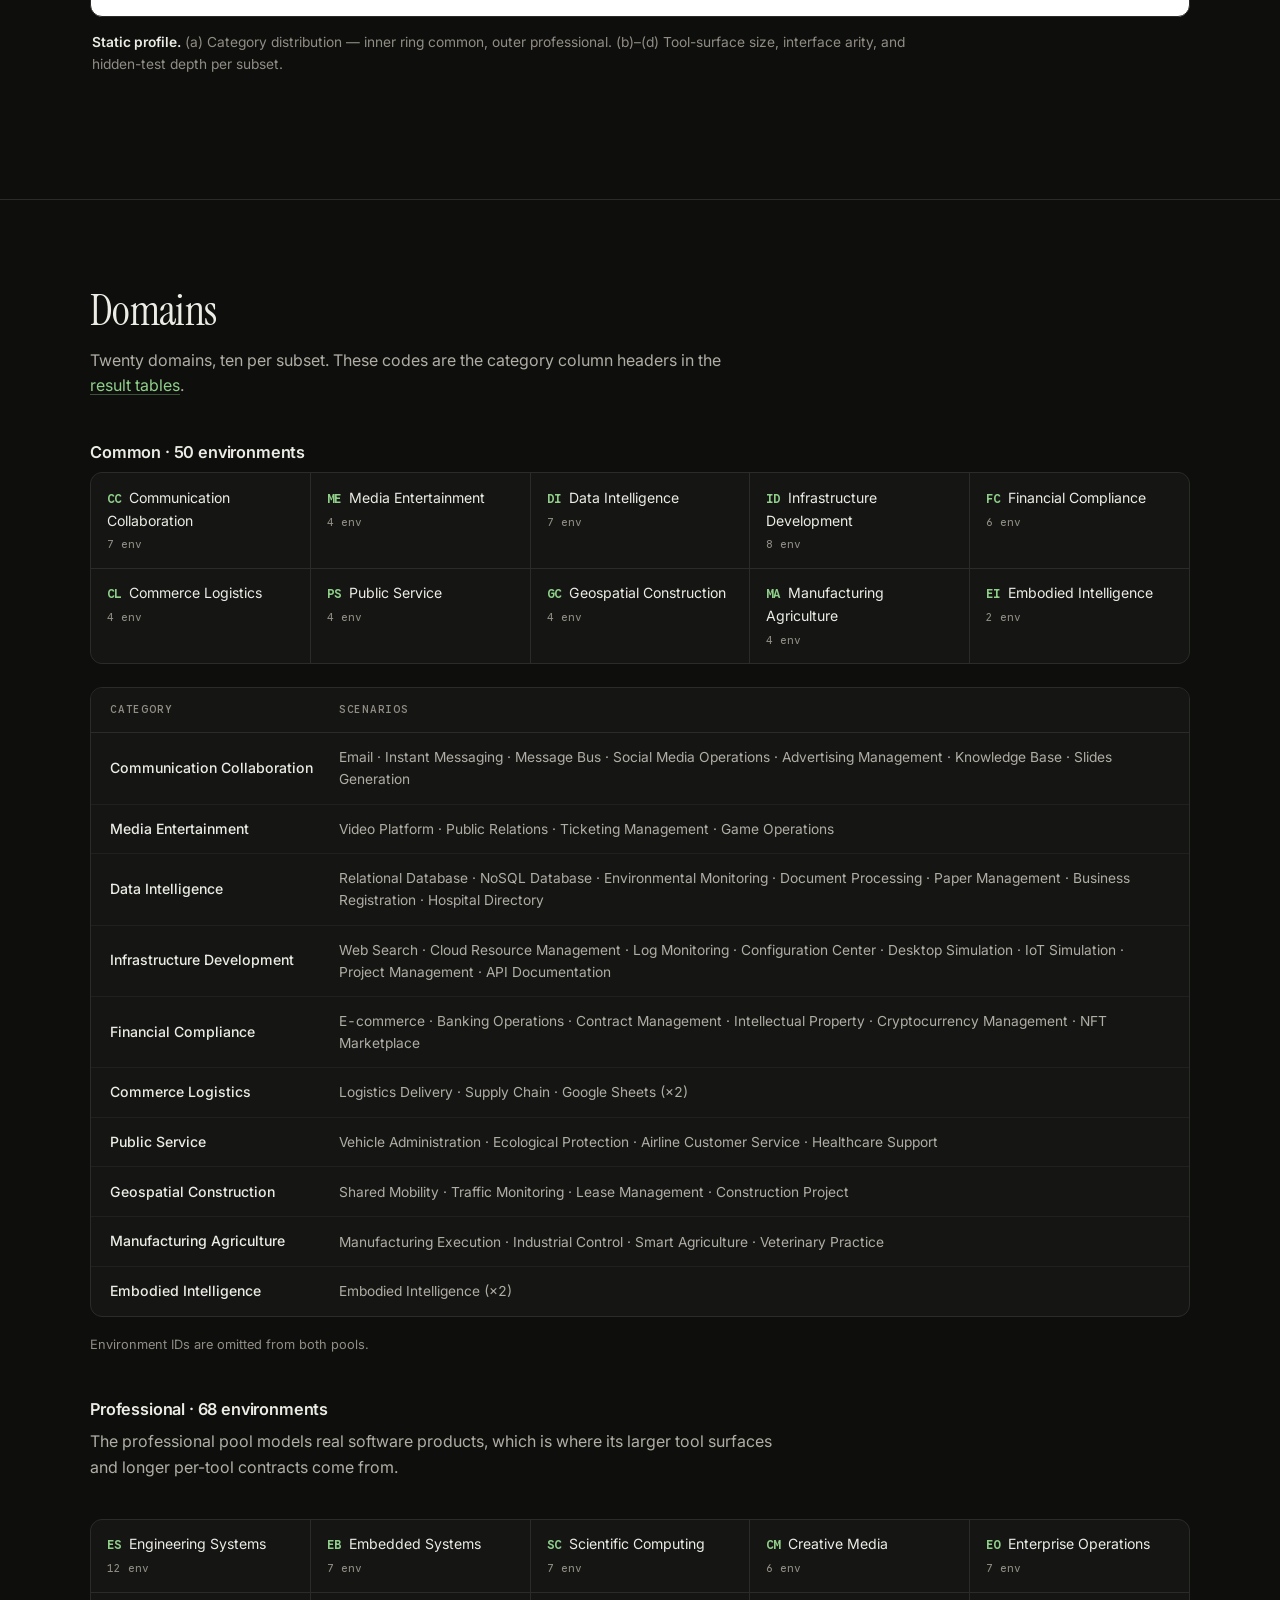
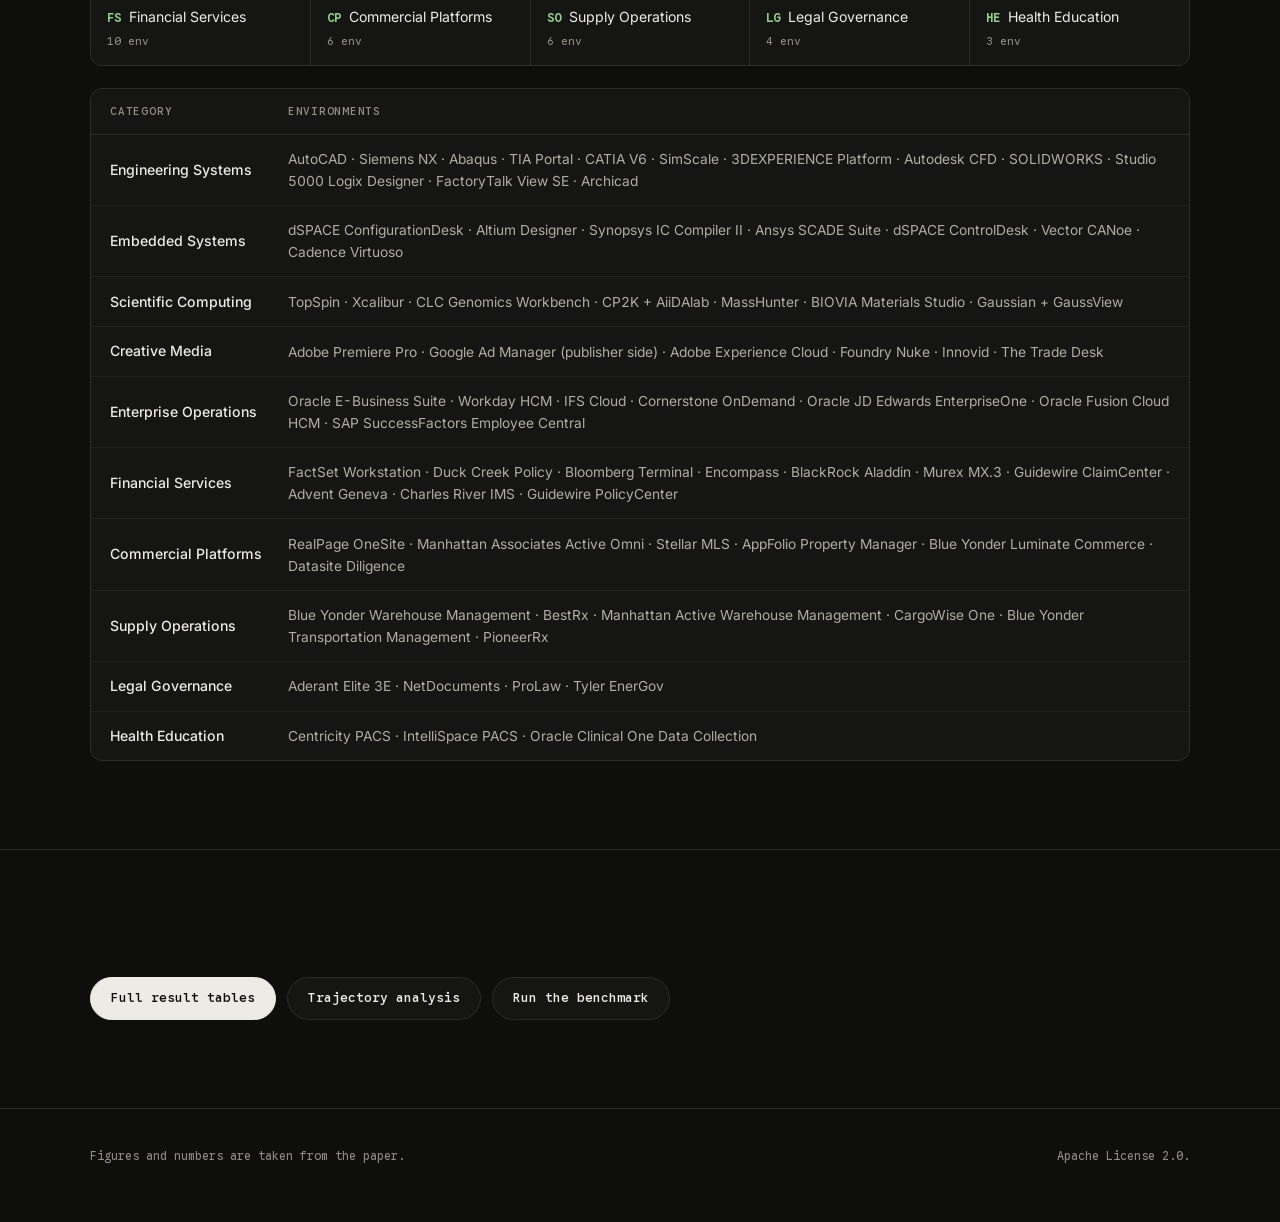
<file: benchmark.html>
<!DOCTYPE html>
<html lang="en">
<head>
<meta charset="utf-8">
<meta name="viewport" content="width=device-width, initial-scale=1">
<title>Benchmark — CodeWorldBench</title>
<meta name="description" content="How CodeWorldBench is built: the world formalism, behavioral equivalence grading, the GEN and SWE settings, and the twenty domains across 118 environments.">
<link rel="icon" href="assets/favicon.svg" type="image/svg+xml">
<link rel="preconnect" href="https://fonts.googleapis.com">
<link rel="preconnect" href="https://fonts.gstatic.com" crossorigin>
<link rel="stylesheet" href="https://fonts.googleapis.com/css2?family=Google+Sans+Code:wght@400;500;600&family=Instrument+Serif:ital@0;1&family=Inter:wght@400;500;600&display=swap">
<link rel="stylesheet" href="css/style.css">
<script src="js/theme.js"></script>
</head>
<body>
<a class="skip-link" href="#formulation">Skip to content</a>

<nav class="nav">
  <div class="nav-inner">
    <a class="nav-brand" href="./">CodeWorldBench</a>
    <div class="nav-links">
      <a href="./">Leaderboard</a>
      <a href="benchmark.html" aria-current="page">Benchmark</a>
      <a href="results.html">Results</a>
      <a href="analysis.html">Analysis</a>
      <a href="cost.html">Cost</a>
      <a href="run.html">Run it</a>
    </div>
    <button class="theme-toggle" type="button" aria-label="Switch to light mode">
      <svg class="sun" viewBox="0 0 24 24" aria-hidden="true"><circle cx="12" cy="12" r="4"/><path d="M12 2v2M12 20v2M4.9 4.9l1.4 1.4M17.7 17.7l1.4 1.4M2 12h2M20 12h2M4.9 19.1l1.4-1.4M17.7 6.3l1.4-1.4"/></svg>
      <svg class="moon" viewBox="0 0 24 24" aria-hidden="true"><path d="M20 14.5A8 8 0 0 1 9.5 4a8 8 0 1 0 10.5 10.5z"/></svg>
    </button>
  </div>
</nav>

<header class="page-head">
  <div class="wrap">
    <p class="eyebrow">Benchmark</p>
    <h1>118 environments, graded on state</h1>
    <p class="tagline">
      Existing benchmarks tie correctness to APIs, unit tests, or patches over existing code.
      CodeWorldBench asks how faithfully an agent-built environment reproduces the state dynamics its
      specification prescribes.
    </p>
    <div class="stats">
      <div class="stat"><span class="n">118</span><span class="k">Environments</span></div>
      <div class="stat"><span class="n">25,015</span><span class="k">Hidden cases</span></div>
      <div class="stat"><span class="n">4,417</span><span class="k">Tools</span></div>
      <div class="stat"><span class="n">9,753</span><span class="k">P2P cases</span></div>
      <div class="stat"><span class="n">15,262</span><span class="k">F2P cases</span></div>
    </div>
  </div>
</header>

<section id="comparison" class="flush">
  <div class="wrap">
    <h2>What other benchmarks measure</h2>
    <p class="section-sub">
      Function-level benchmarks target localized synthesis under static tests. Repository-level and
      software-engineering benchmarks extend that to completion, repair, and repository construction,
      but tie correctness to APIs, unit tests, or patches over existing code. Tool-use benchmarks
      evaluate agents <em>inside</em> already-specified environments, testing whether they call tools
      correctly rather than whether they can build the state dynamics beneath those tools. Two
      columns stay empty across the board.
    </p>

    <div class="table-scroll">
      <table>
        <caption class="skip-link">Coding benchmarks ordered by release date, showing which are repository-level and cover generation, repair, persistent state, and world construction.</caption>
        <thead>
          <tr>
            <th class="left" scope="col">Benchmark</th>
            <th class="left" scope="col">Scale</th>
            <th class="group" scope="col">Repo-level</th>
            <th class="group" scope="col">Generation</th>
            <th class="group" scope="col">Repair</th>
            <th class="group" scope="col">Persistent state</th>
            <th class="group" scope="col">World construction</th>
          </tr>
        </thead>
        <tbody>
          <tr>
            <td class="left model">HumanEval</td><td class="left">164 problems</td>
            <td class="no" aria-label="no">✗</td><td class="yes" aria-label="yes">✓</td><td class="no" aria-label="no">✗</td><td class="no" aria-label="no">✗</td><td class="no" aria-label="no">✗</td>
          </tr>
          <tr>
            <td class="left model">MBPP</td><td class="left">974 problems</td>
            <td class="no" aria-label="no">✗</td><td class="yes" aria-label="yes">✓</td><td class="no" aria-label="no">✗</td><td class="no" aria-label="no">✗</td><td class="no" aria-label="no">✗</td>
          </tr>
          <tr>
            <td class="left model">RepoBench</td><td class="left">1,669 repositories</td>
            <td class="yes" aria-label="yes">✓</td><td class="yes" aria-label="yes">✓</td><td class="no" aria-label="no">✗</td><td class="no" aria-label="no">✗</td><td class="no" aria-label="no">✗</td>
          </tr>
          <tr>
            <td class="left model">SWE-bench Verified</td><td class="left">500 issues</td>
            <td class="yes" aria-label="yes">✓</td><td class="no" aria-label="no">✗</td><td class="yes" aria-label="yes">✓</td><td class="no" aria-label="no">✗</td><td class="no" aria-label="no">✗</td>
          </tr>
          <tr>
            <td class="left model">Commit0</td><td class="left">54 libraries</td>
            <td class="yes" aria-label="yes">✓</td><td class="yes" aria-label="yes">✓</td><td class="no" aria-label="no">✗</td><td class="no" aria-label="no">✗</td><td class="no" aria-label="no">✗</td>
          </tr>
          <tr>
            <td class="left model">MLE-bench</td><td class="left">75 competitions</td>
            <td class="yes" aria-label="yes">✓</td><td class="yes" aria-label="yes">✓</td><td class="no" aria-label="no">✗</td><td class="no" aria-label="no">✗</td><td class="no" aria-label="no">✗</td>
          </tr>
          <tr>
            <td class="left model">NL2Repo-Bench</td><td class="left">104 repositories</td>
            <td class="yes" aria-label="yes">✓</td><td class="yes" aria-label="yes">✓</td><td class="no" aria-label="no">✗</td><td class="no" aria-label="no">✗</td><td class="no" aria-label="no">✗</td>
          </tr>
          <tr>
            <td class="left model">Terminal-Bench</td><td class="left">89 tasks</td>
            <td class="yes" aria-label="yes">✓</td><td class="no" aria-label="no">✗</td><td class="no" aria-label="no">✗</td><td class="no" aria-label="no">✗</td><td class="no" aria-label="no">✗</td>
          </tr>
          <tr>
            <td class="left model">ProgramBench</td><td class="left">200 programs</td>
            <td class="yes" aria-label="yes">✓</td><td class="yes" aria-label="yes">✓</td><td class="no" aria-label="no">✗</td><td class="no" aria-label="no">✗</td><td class="no" aria-label="no">✗</td>
          </tr>
          <tr>
            <td class="left model">RepoZero</td><td class="left">100 repositories</td>
            <td class="yes" aria-label="yes">✓</td><td class="yes" aria-label="yes">✓</td><td class="no" aria-label="no">✗</td><td class="no" aria-label="no">✗</td><td class="no" aria-label="no">✗</td>
          </tr>
          <tr>
            <td class="left model">DeepSWE</td><td class="left">113 tasks</td>
            <td class="yes" aria-label="yes">✓</td><td class="yes" aria-label="yes">✓</td><td class="yes" aria-label="yes">✓</td><td class="no" aria-label="no">✗</td><td class="no" aria-label="no">✗</td>
          </tr>
          <tr>
            <td class="left model">FrontierSWE</td><td class="left">34 tasks</td>
            <td class="yes" aria-label="yes">✓</td><td class="yes" aria-label="yes">✓</td><td class="yes" aria-label="yes">✓</td><td class="no" aria-label="no">✗</td><td class="no" aria-label="no">✗</td>
          </tr>
          <tr class="ours">
            <td class="left model"><b>CodeWorldBench</b></td><td class="left"><b>118 environments × 2 settings</b></td>
            <td class="yes" aria-label="yes">✓</td><td class="yes" aria-label="yes">✓</td><td class="yes" aria-label="yes">✓</td><td class="yes" aria-label="yes">✓</td><td class="yes" aria-label="yes">✓</td>
          </tr>
        </tbody>
      </table>
    </div>

    <p class="legend">
      Ordered by release date. <b>Persistent state</b> means hidden checks on the state actions
      induce. <b>World construction</b> means implementing an executable environment another agent can
      call.
    </p>
  </div>
</section>

<section id="formulation">
  <div class="wrap">
    <h2>Task formulation</h2>
    <p class="section-sub">
      A code world is <code>W = (D, S, T, V)</code>: seed database, runtime state space, tool set, and
      hidden verification rules. Tools split into read-only query tools and state-mutating tools. Each
      setting exposes a tool subset and hidden cases of the form (tool, arguments).
    </p>
    <div class="cards">
      <div class="card">
        <h3>Same seed, same calls</h3>
        <p>
          Reference and submission both initialize from <code>s₀ = Init(D)</code>, then receive
          identical hidden tool calls. Nothing about the comparison depends on how the code is
          written.
        </p>
      </div>
      <div class="card">
        <h3>Output and state must both match</h3>
        <p>
          A case passes only if the returned value matches <em>and</em>, for mutating tools, the
          resulting state matches the reference on every field designated by <code>V</code>.
        </p>
      </div>
      <div class="card">
        <h3>Behavioral equivalence, not code similarity</h3>
        <p>
          Between 2.2% and 3.0% of state checks require a field to be <em>absent</em> — a condition no
          return-value check can express. That is how a case catches a tool which writes a record it
          should have rejected.
        </p>
      </div>
    </div>

    <p class="section-sub">
      The checks are not a thin layer over the return value. <span class="num">5,914</span> of the
      14,069 common cases carry state assertions, and on professional the balance reverses —
      <span class="num">8,105</span> of 10,946. A common case that checks state names 2.77 paths on
      average and a professional one 8.11, the deepest naming 76 and 190. Counting tools rather than
      cases, <span class="num">69.1%</span> of common tools and <span class="num">77.1%</span> of
      professional ones carry at least one documented state effect, so most of each surface cannot be
      verified from return values alone.
    </p>
  </div>
</section>

<section id="settings">
  <div class="wrap">
    <h2>Two settings, one base environment</h2>
    <p class="section-sub">
      Each environment yields both settings from the same base. They are reported side by side, never
      averaged.
    </p>
    <div class="two-col">
      <div>
        <h3>GEN — world construction</h3>
        <p class="body">
          The agent implements the code world from scratch in a workspace containing initial data and
          tool documentation, with contracts specifying entities, tool surfaces, and behavior. Hidden
          tests execute against reset seed states across three nested slices: L1 (easiest 25%), L2
          (easiest 50%), and L3 (the full surface, reported everywhere on this site). On the common
          pool that works out to 7.8, 16.3, and 32.9 tools per environment, so each slice roughly
          doubles the verified surface.
        </p>
      </div>
      <div>
        <h3>SWE — semantic repair</h3>
        <p class="body">
          Semantic repair on runnable but defective repositories generated by Qwen3.6-27B under
          OpenHands, where the defects arose during generation rather than being injected. Tool
          surfaces and seed states are preserved, and verification artifacts withheld to prevent
          leakage. Fail-to-pass and pass-to-pass rates are reported separately, decoupling bug fixes
          from regression avoidance.
        </p>
      </div>
    </div>

    <div class="note">
      The defect surface is broad, not localized: the failing baseline cases touch 29.8 of the 32.9
      tools in a common environment and 29.7 of 40.8 in a professional one. Repair here is not the
      localized-patch problem of issue-based benchmarks, which is why F2P and P2P have to be reported
      separately — across a surface this wide an agent can satisfy one while regressing the other.
    </div>
  </div>
</section>

<section id="construction">
  <div class="wrap">
    <h2>How the environments were built</h2>
    <p class="section-sub">
      GPT-5.5 builds the reference worlds under human-authored contracts with execution-based
      admission. A world enters the benchmark only after every tool passes its checks.
    </p>
    <ol class="steps steps-tight">
      <li>
        <h3>Category selection</h3>
        <p>
          Candidate stateful domains are organized into common and professional taxonomies, retaining
          environments that require coordination across records or tools with output–state
          verification, and filtering out static lookups and single-function tasks.
        </p>
      </li>
      <li>
        <h3>Environment definition</h3>
        <p>
          Each category is governed by a contract covering overview, entity set, data scale, state
          schema, tool suite, tier assignment, validation rules, examples, and seed specification. For
          every tool the contract details arguments, validation order, error conditions, mutations,
          and cross-entity side effects.
        </p>
      </li>
      <li>
        <h3>Seed-state construction</h3>
        <p>
          The generator enforces foreign-key, temporal, and status relationships, so the seed state
          supports queries, pagination, conflicts, and state transitions across both success and
          failure branches.
        </p>
      </li>
      <li>
        <h3>Executable generation</h3>
        <p>
          Shared state management, tool implementations, executable tests, and behavioral notes are
          generated together so validation logic, error branches, and event mutations agree.
          Environments register all tools as an MCP server and bundle verification suites for state
          and events.
        </p>
      </li>
      <li>
        <h3>Quality filtering and final verification</h3>
        <p>
          Query tools are audited for filtering, pagination, and invalid inputs; stateful tools for
          preconditions, idempotency, conflicts, and side effects. Two rounds of post-generation
          validation repair implementations and test cases. Ambiguous or weakly covered worlds are
          repaired or discarded.
        </p>
      </li>
    </ol>
  </div>
</section>

<section id="profile">
  <div class="wrap">
    <h2>Static profile</h2>
    <p class="section-sub">
      118 environments with 4,417 tools — 32.9 per common environment and 40.8 per professional one —
      and 25,015 hidden cases (14,069 common, 10,946 professional), which SWE splits into 9,753
      pass-to-pass and 15,262 fail-to-pass. State representations span static tables, complex
      configurations, and event-driven databases.
    </p>
    <p class="section-sub">
      The two pools load the same axes differently. A common environment documents
      <span class="num">69.9</span> distinct error identifiers across its 32.9 tools, 5.0 per tool;
      a professional one documents 10.3, 2.4 per tool, but spends far more words per tool contract —
      <span class="num">542</span> against 200. Common environments demand many precise rejection
      paths, professional ones long single-tool specifications. Professional environments also start
      from small seed tables (mean 74 records against 10,068 on common), so 24.9% of their cases
      declare setup calls to reach states the seed database does not contain, against 2.2% on common.
    </p>
    <figure>
      <img src="assets/figures/codeworldbench_category_distribution_1x4.png"
           alt="Static profile of CodeWorldBench: category distribution as nested rings for the common and professional subsets, plus distributions of tool-surface size, interface arity, and hidden-test depth for each subset.">
      <figcaption>
        <b>Static profile.</b> (a) Category distribution — inner ring common, outer professional.
        (b)–(d) Tool-surface size, interface arity, and hidden-test depth per subset.
      </figcaption>
    </figure>
  </div>
</section>

<section id="categories">
  <div class="wrap">
    <h2>Domains</h2>
    <p class="section-sub">
      Twenty domains, ten per subset. These codes are the category column headers in the
      <a href="results.html">result tables</a>.
    </p>

    <h3>Common · 50 environments</h3>
    <div class="cat-grid">
      <div class="cat-cell"><span class="code">CC</span><span class="name">Communication Collaboration</span><span class="envs">7 env</span></div>
      <div class="cat-cell"><span class="code">ME</span><span class="name">Media Entertainment</span><span class="envs">4 env</span></div>
      <div class="cat-cell"><span class="code">DI</span><span class="name">Data Intelligence</span><span class="envs">7 env</span></div>
      <div class="cat-cell"><span class="code">ID</span><span class="name">Infrastructure Development</span><span class="envs">8 env</span></div>
      <div class="cat-cell"><span class="code">FC</span><span class="name">Financial Compliance</span><span class="envs">6 env</span></div>
      <div class="cat-cell"><span class="code">CL</span><span class="name">Commerce Logistics</span><span class="envs">4 env</span></div>
      <div class="cat-cell"><span class="code">PS</span><span class="name">Public Service</span><span class="envs">4 env</span></div>
      <div class="cat-cell"><span class="code">GC</span><span class="name">Geospatial Construction</span><span class="envs">4 env</span></div>
      <div class="cat-cell"><span class="code">MA</span><span class="name">Manufacturing Agriculture</span><span class="envs">4 env</span></div>
      <div class="cat-cell"><span class="code">EI</span><span class="name">Embodied Intelligence</span><span class="envs">2 env</span></div>
    </div>
    <div class="table-scroll" style="margin-top:1.4rem">
      <table>
        <caption class="skip-link">The 50 common environments, listed by category. Environment IDs are omitted.</caption>
        <thead>
          <tr>
            <th class="left" scope="col">Category</th>
            <th class="left" scope="col">Scenarios</th>
          </tr>
        </thead>
        <tbody>
          <tr>
            <td class="left model">Communication Collaboration</td>
            <td class="left envlist">Email · Instant Messaging · Message Bus · Social Media Operations · Advertising Management · Knowledge Base · Slides Generation</td>
          </tr>
          <tr>
            <td class="left model">Media Entertainment</td>
            <td class="left envlist">Video Platform · Public Relations · Ticketing Management · Game Operations</td>
          </tr>
          <tr>
            <td class="left model">Data Intelligence</td>
            <td class="left envlist">Relational Database · NoSQL Database · Environmental Monitoring · Document Processing · Paper Management · Business Registration · Hospital Directory</td>
          </tr>
          <tr>
            <td class="left model">Infrastructure Development</td>
            <td class="left envlist">Web Search · Cloud Resource Management · Log Monitoring · Configuration Center · Desktop Simulation · IoT Simulation · Project Management · API Documentation</td>
          </tr>
          <tr>
            <td class="left model">Financial Compliance</td>
            <td class="left envlist">E-commerce · Banking Operations · Contract Management · Intellectual Property · Cryptocurrency Management · NFT Marketplace</td>
          </tr>
          <tr>
            <td class="left model">Commerce Logistics</td>
            <td class="left envlist">Logistics Delivery · Supply Chain · Google Sheets (&times;2)</td>
          </tr>
          <tr>
            <td class="left model">Public Service</td>
            <td class="left envlist">Vehicle Administration · Ecological Protection · Airline Customer Service · Healthcare Support</td>
          </tr>
          <tr>
            <td class="left model">Geospatial Construction</td>
            <td class="left envlist">Shared Mobility · Traffic Monitoring · Lease Management · Construction Project</td>
          </tr>
          <tr>
            <td class="left model">Manufacturing Agriculture</td>
            <td class="left envlist">Manufacturing Execution · Industrial Control · Smart Agriculture · Veterinary Practice</td>
          </tr>
          <tr>
            <td class="left model">Embodied Intelligence</td>
            <td class="left envlist">Embodied Intelligence (&times;2)</td>
          </tr>
        </tbody>
      </table>
    </div>
    <p class="legend">Environment IDs are omitted from both pools.</p>

    <h3>Professional · 68 environments</h3>
    <p class="section-sub">
      The professional pool models real software products, which is where its larger tool surfaces and
      longer per-tool contracts come from.
    </p>
    <div class="cat-grid">
      <div class="cat-cell"><span class="code">ES</span><span class="name">Engineering Systems</span><span class="envs">12 env</span></div>
      <div class="cat-cell"><span class="code">EB</span><span class="name">Embedded Systems</span><span class="envs">7 env</span></div>
      <div class="cat-cell"><span class="code">SC</span><span class="name">Scientific Computing</span><span class="envs">7 env</span></div>
      <div class="cat-cell"><span class="code">CM</span><span class="name">Creative Media</span><span class="envs">6 env</span></div>
      <div class="cat-cell"><span class="code">EO</span><span class="name">Enterprise Operations</span><span class="envs">7 env</span></div>
      <div class="cat-cell"><span class="code">FS</span><span class="name">Financial Services</span><span class="envs">10 env</span></div>
      <div class="cat-cell"><span class="code">CP</span><span class="name">Commercial Platforms</span><span class="envs">6 env</span></div>
      <div class="cat-cell"><span class="code">SO</span><span class="name">Supply Operations</span><span class="envs">6 env</span></div>
      <div class="cat-cell"><span class="code">LG</span><span class="name">Legal Governance</span><span class="envs">4 env</span></div>
      <div class="cat-cell"><span class="code">HE</span><span class="name">Health Education</span><span class="envs">3 env</span></div>
    </div>

    <div class="table-scroll" style="margin-top:1.4rem">
      <table>
        <caption class="skip-link">The 68 professional environments, listed by category.</caption>
        <thead>
          <tr>
            <th class="left" scope="col">Category</th>
            <th class="left" scope="col">Environments</th>
          </tr>
        </thead>
        <tbody>
          <tr>
            <td class="left model">Engineering Systems</td>
            <td class="left envlist">AutoCAD · Siemens NX · Abaqus · TIA Portal · CATIA V6 · SimScale · 3DEXPERIENCE Platform · Autodesk CFD · SOLIDWORKS · Studio 5000 Logix Designer · FactoryTalk View SE · Archicad</td>
          </tr>
          <tr>
            <td class="left model">Embedded Systems</td>
            <td class="left envlist">dSPACE ConfigurationDesk · Altium Designer · Synopsys IC Compiler II · Ansys SCADE Suite · dSPACE ControlDesk · Vector CANoe · Cadence Virtuoso</td>
          </tr>
          <tr>
            <td class="left model">Scientific Computing</td>
            <td class="left envlist">TopSpin · Xcalibur · CLC Genomics Workbench · CP2K + AiiDAlab · MassHunter · BIOVIA Materials Studio · Gaussian + GaussView</td>
          </tr>
          <tr>
            <td class="left model">Creative Media</td>
            <td class="left envlist">Adobe Premiere Pro · Google Ad Manager (publisher side) · Adobe Experience Cloud · Foundry Nuke · Innovid · The Trade Desk</td>
          </tr>
          <tr>
            <td class="left model">Enterprise Operations</td>
            <td class="left envlist">Oracle E-Business Suite · Workday HCM · IFS Cloud · Cornerstone OnDemand · Oracle JD Edwards EnterpriseOne · Oracle Fusion Cloud HCM · SAP SuccessFactors Employee Central</td>
          </tr>
          <tr>
            <td class="left model">Financial Services</td>
            <td class="left envlist">FactSet Workstation · Duck Creek Policy · Bloomberg Terminal · Encompass · BlackRock Aladdin · Murex MX.3 · Guidewire ClaimCenter · Advent Geneva · Charles River IMS · Guidewire PolicyCenter</td>
          </tr>
          <tr>
            <td class="left model">Commercial Platforms</td>
            <td class="left envlist">RealPage OneSite · Manhattan Associates Active Omni · Stellar MLS · AppFolio Property Manager · Blue Yonder Luminate Commerce · Datasite Diligence</td>
          </tr>
          <tr>
            <td class="left model">Supply Operations</td>
            <td class="left envlist">Blue Yonder Warehouse Management · BestRx · Manhattan Active Warehouse Management · CargoWise One · Blue Yonder Transportation Management · PioneerRx</td>
          </tr>
          <tr>
            <td class="left model">Legal Governance</td>
            <td class="left envlist">Aderant Elite 3E · NetDocuments · ProLaw · Tyler EnerGov</td>
          </tr>
          <tr>
            <td class="left model">Health Education</td>
            <td class="left envlist">Centricity PACS · IntelliSpace PACS · Oracle Clinical One Data Collection</td>
          </tr>
        </tbody>
      </table>
    </div>
  </div>
</section>

<section id="next">
  <div class="wrap">
    <div class="next-row">
      <a class="btn btn-primary" href="results.html">Full result tables</a>
      <a class="btn" href="analysis.html">Trajectory analysis</a>
      <a class="btn" href="run.html">Run the benchmark</a>
    </div>
  </div>
</section>

<footer>
  <div class="wrap">
    <p>Figures and numbers are taken from the paper.</p>
    <p>Apache License 2.0.</p>
  </div>
</footer>
</body>
</html>
</file>
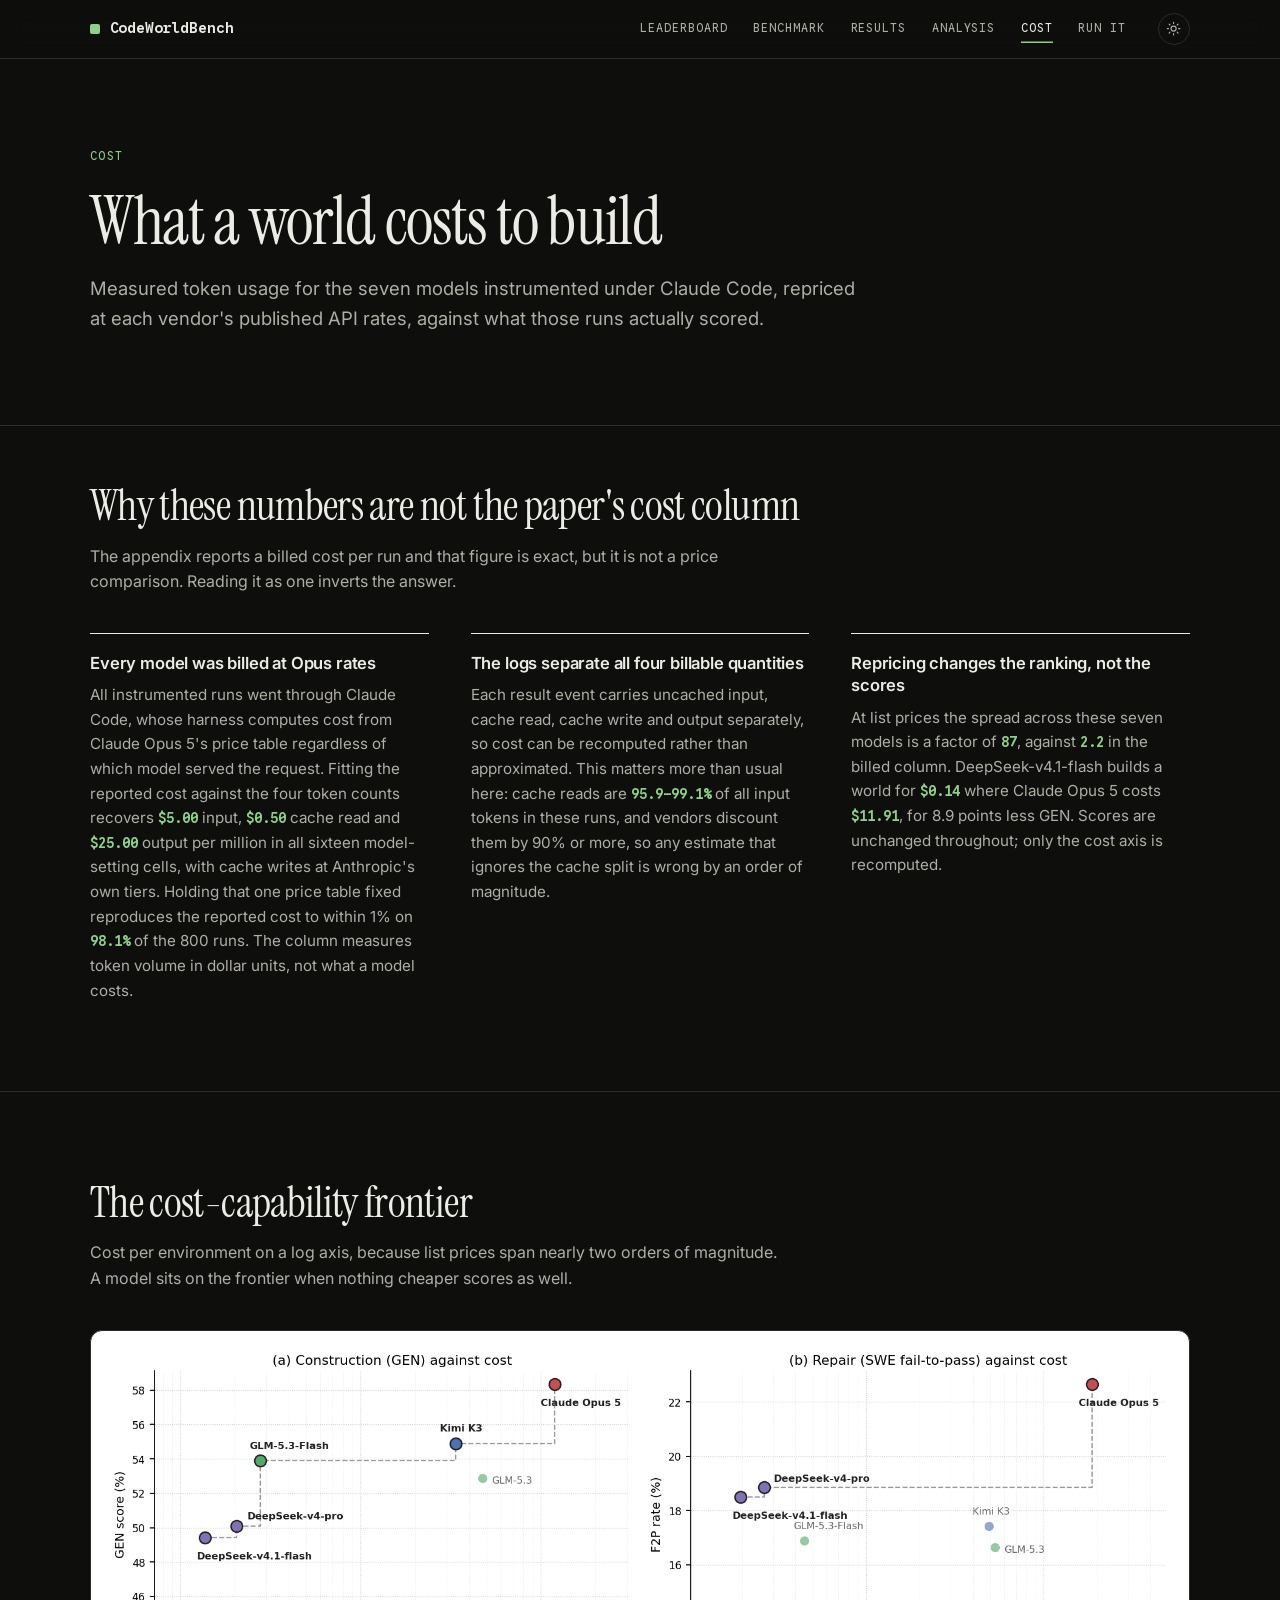
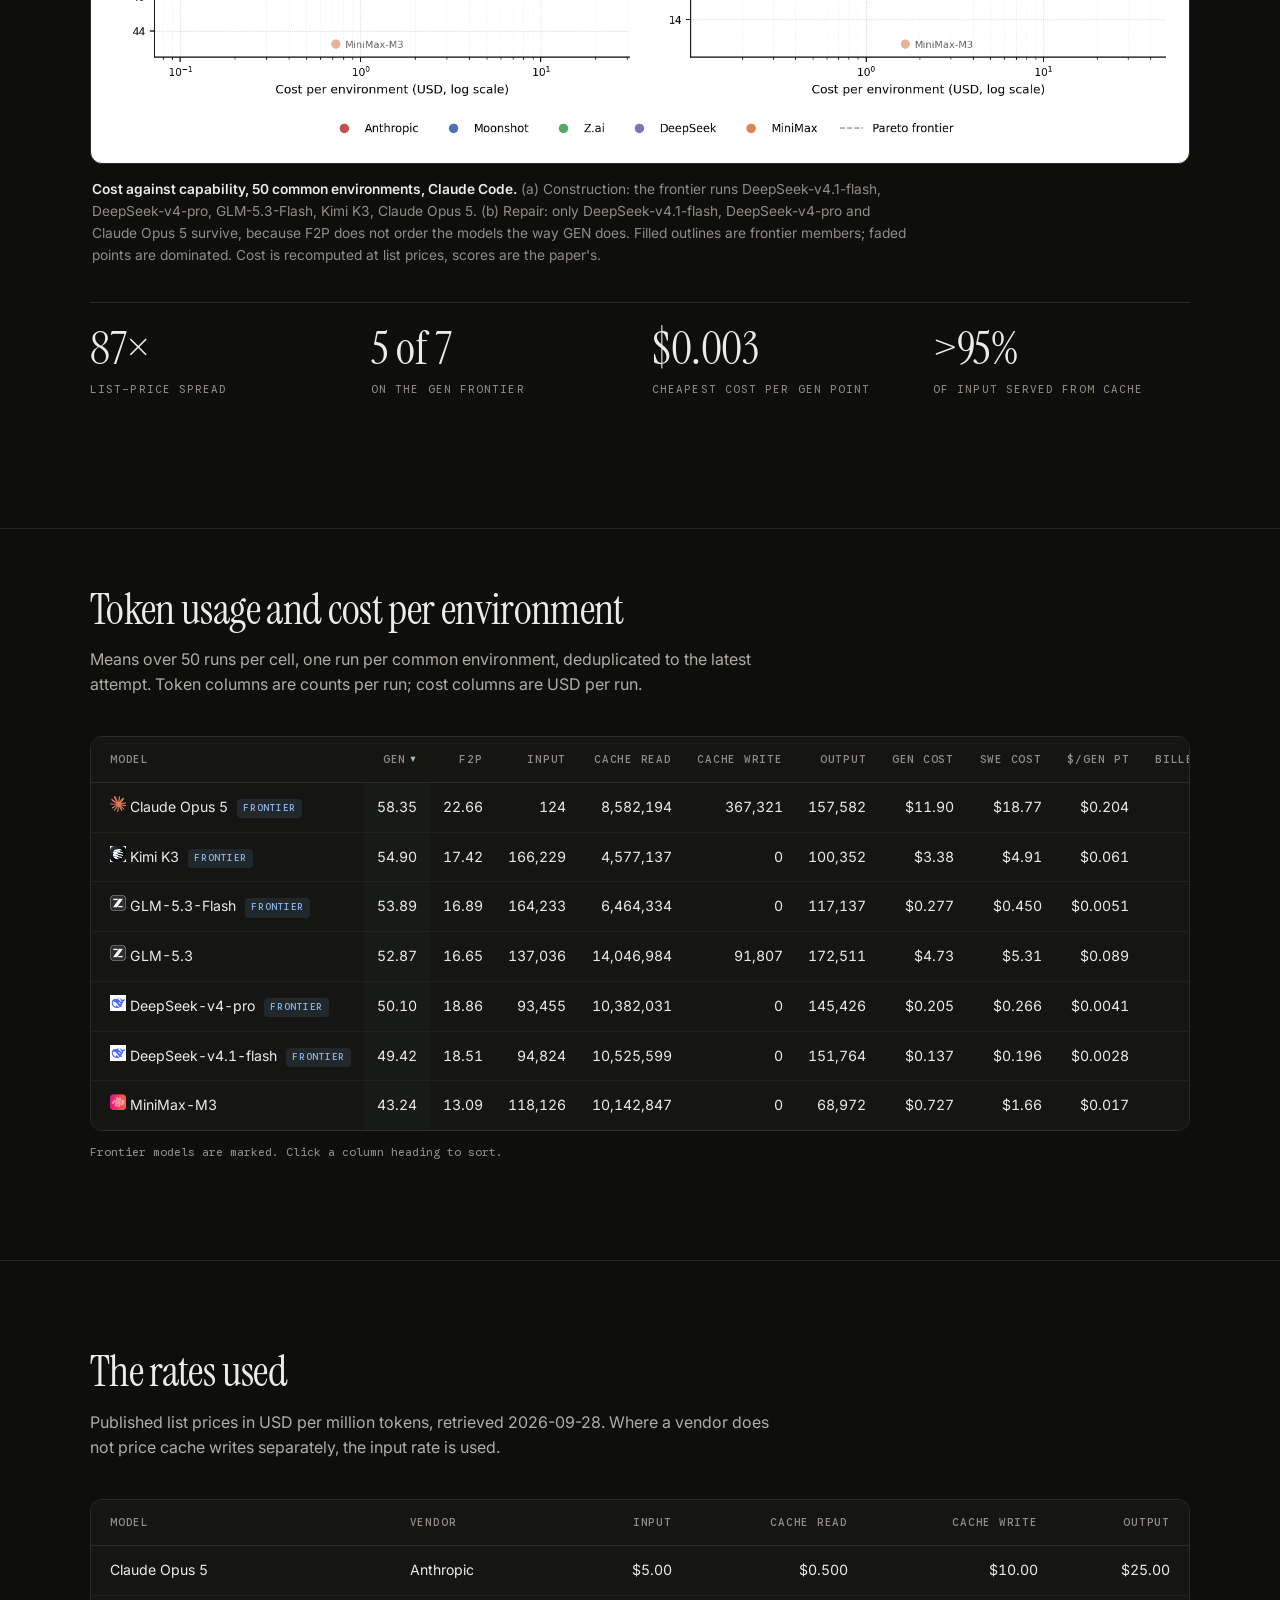
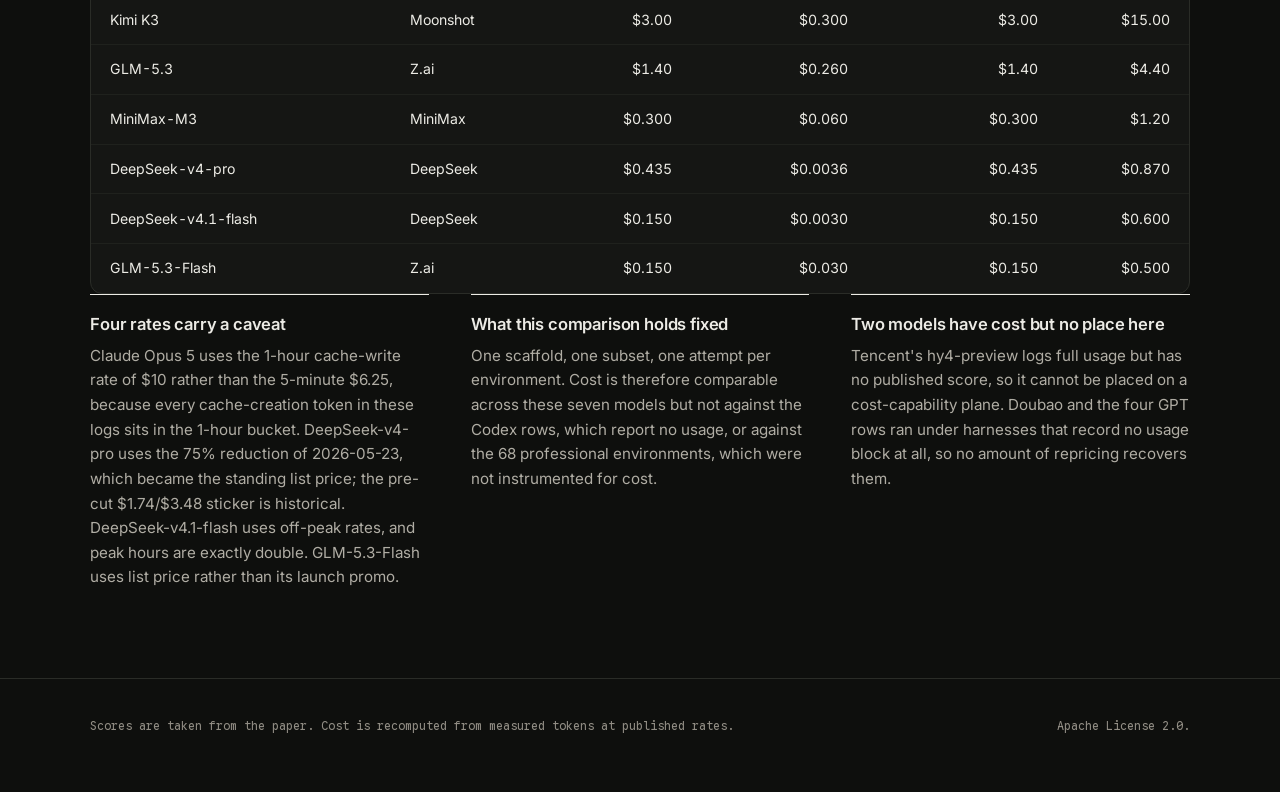
<file: cost.html>
<!DOCTYPE html>
<html lang="en">
<head>
<meta charset="utf-8">
<meta name="viewport" content="width=device-width, initial-scale=1">
<title>Cost — CodeWorldBench</title>
<meta name="description" content="Token usage and official API cost per CodeWorldBench environment, with the cost-versus-capability Pareto frontier for construction and repair.">
<link rel="icon" href="assets/favicon.svg" type="image/svg+xml">
<link rel="preconnect" href="https://fonts.googleapis.com">
<link rel="preconnect" href="https://fonts.gstatic.com" crossorigin>
<link rel="stylesheet" href="https://fonts.googleapis.com/css2?family=Google+Sans+Code:wght@400;500;600&family=Instrument+Serif:ital@0;1&family=Inter:wght@400;500;600&display=swap">
<link rel="stylesheet" href="css/style.css">
<script src="js/theme.js"></script>
</head>
<body>
<a class="skip-link" href="#pareto">Skip to the frontier</a>

<nav class="nav">
  <div class="nav-inner">
    <a class="nav-brand" href="./">CodeWorldBench</a>
    <div class="nav-links">
      <a href="./">Leaderboard</a>
      <a href="benchmark.html">Benchmark</a>
      <a href="results.html">Results</a>
      <a href="analysis.html">Analysis</a>
      <a href="cost.html" aria-current="page">Cost</a>
      <a href="run.html">Run it</a>
    </div>
    <button class="theme-toggle" type="button" aria-label="Switch to light mode">
      <svg class="sun" viewBox="0 0 24 24" aria-hidden="true"><circle cx="12" cy="12" r="4"/><path d="M12 2v2M12 20v2M4.9 4.9l1.4 1.4M17.7 17.7l1.4 1.4M2 12h2M20 12h2M4.9 19.1l1.4-1.4M17.7 6.3l1.4-1.4"/></svg>
      <svg class="moon" viewBox="0 0 24 24" aria-hidden="true"><path d="M20 14.5A8 8 0 0 1 9.5 4a8 8 0 1 0 10.5 10.5z"/></svg>
    </button>
  </div>
</nav>

<header class="page-head">
  <div class="wrap">
    <p class="eyebrow">Cost</p>
    <h1>What a world costs to build</h1>
    <p class="tagline">
      Measured token usage for the seven models instrumented under Claude Code, repriced at each
      vendor's published API rates, against what those runs actually scored.
    </p>
  </div>
</header>

<section id="reprice" class="flush">
  <div class="wrap">
    <h2>Why these numbers are not the paper's cost column</h2>
    <p class="section-sub">
      The appendix reports a billed cost per run and that figure is exact, but it is not a price
      comparison. Reading it as one inverts the answer.
    </p>
    <div class="cards">
      <div class="card">
        <h3>Every model was billed at Opus rates</h3>
        <p>
          All instrumented runs went through Claude Code, whose harness computes cost from Claude
          Opus 5's price table regardless of which model served the request. Fitting the reported
          cost against the four token counts recovers
          <span class="num">$5.00</span> input, <span class="num">$0.50</span> cache read and
          <span class="num">$25.00</span> output per million in all sixteen model-setting cells, with
          cache writes at Anthropic's own tiers. Holding that one price table fixed reproduces the
          reported cost to within 1% on <span class="num">98.1%</span> of the 800 runs. The column
          measures token volume in dollar units, not what a model costs.
        </p>
      </div>
      <div class="card">
        <h3>The logs separate all four billable quantities</h3>
        <p>
          Each result event carries uncached input, cache read, cache write and output separately, so
          cost can be recomputed rather than approximated. This matters more than usual here: cache
          reads are <span class="num">95.9–99.1%</span> of all input tokens in these runs, and vendors
          discount them by 90% or more, so any estimate that ignores the cache split is wrong by an
          order of magnitude.
        </p>
      </div>
      <div class="card">
        <h3>Repricing changes the ranking, not the scores</h3>
        <p>
          At list prices the spread across these seven models is a factor of
          <span class="num">87</span>, against <span class="num">2.2</span> in the billed column.
          DeepSeek-v4.1-flash builds a world for <span class="num">$0.14</span> where Claude Opus 5
          costs <span class="num">$11.91</span>, for 8.9 points less GEN. Scores are unchanged
          throughout; only the cost axis is recomputed.
        </p>
      </div>
    </div>
  </div>
</section>

<section id="pareto">
  <div class="wrap">
    <h2>The cost-capability frontier</h2>
    <p class="section-sub">
      Cost per environment on a log axis, because list prices span nearly two orders of magnitude.
      A model sits on the frontier when nothing cheaper scores as well.
    </p>

    <figure>
      <img src="assets/figures/codeworldbench_cost_pareto.png"
           alt="Two scatter plots of cost per environment in USD on a logarithmic x-axis. Panel (a) plots GEN construction score and panel (b) plots SWE fail-to-pass rate, for seven models under Claude Code, with a dashed staircase marking the Pareto frontier in each panel.">
      <figcaption>
        <b>Cost against capability, 50 common environments, Claude Code.</b> (a) Construction: the
        frontier runs DeepSeek-v4.1-flash, DeepSeek-v4-pro, GLM-5.3-Flash, Kimi K3, Claude Opus 5.
        (b) Repair: only DeepSeek-v4.1-flash, DeepSeek-v4-pro and Claude Opus 5 survive, because F2P
        does not order the models the way GEN does. Filled outlines are frontier members; faded
        points are dominated. Cost is recomputed at list prices, scores are the paper's.
      </figcaption>
    </figure>

    <div class="stats">
      <div class="stat">
        <span class="n">87×</span>
        <span class="k">list-price spread</span>
      </div>
      <div class="stat">
        <span class="n">5 of 7</span>
        <span class="k">on the GEN frontier</span>
      </div>
      <div class="stat">
        <span class="n">$0.003</span>
        <span class="k">cheapest cost per GEN point</span>
      </div>
      <div class="stat">
        <span class="n">&gt;95%</span>
        <span class="k">of input served from cache</span>
      </div>
    </div>
  </div>
</section>

<section id="table" class="flush">
  <div class="wrap">
    <h2>Token usage and cost per environment</h2>
    <p class="section-sub">
      Means over 50 runs per cell, one run per common environment, deduplicated to the latest attempt.
      Token columns are counts per run; cost columns are USD per run.
    </p>

    <div class="table-scroll">
      <table id="cost-table">
        <thead>
          <tr>
            <th class="left" scope="col">Model</th>
            <th scope="col">GEN</th>
            <th scope="col">F2P</th>
            <th scope="col">Input</th>
            <th scope="col">Cache read</th>
            <th scope="col">Cache write</th>
            <th scope="col">Output</th>
            <th scope="col">GEN cost</th>
            <th scope="col">SWE cost</th>
            <th scope="col">$/GEN pt</th>
            <th scope="col">Billed at Opus rates</th>
          </tr>
        </thead>
        <tbody></tbody>
      </table>
    </div>
    <p class="lb-hint">
      Frontier models are marked. Click a column heading to sort.
    </p>
  </div>
</section>

<section id="rates">
  <div class="wrap">
    <h2>The rates used</h2>
    <p class="section-sub">
      Published list prices in USD per million tokens, retrieved 2026-09-28. Where a vendor does not
      price cache writes separately, the input rate is used.
    </p>

    <div class="table-scroll">
      <table id="rate-table">
        <thead>
          <tr>
            <th class="left" scope="col">Model</th>
            <th class="left" scope="col">Vendor</th>
            <th scope="col">Input</th>
            <th scope="col">Cache read</th>
            <th scope="col">Cache write</th>
            <th scope="col">Output</th>
          </tr>
        </thead>
        <tbody></tbody>
      </table>
    </div>

    <div class="cards">
      <div class="card">
        <h3>Four rates carry a caveat</h3>
        <p>
          Claude Opus 5 uses the 1-hour cache-write rate of $10 rather than the 5-minute $6.25, because
          every cache-creation token in these logs sits in the 1-hour bucket. DeepSeek-v4-pro uses the
          75% reduction of 2026-05-23, which became the standing list price; the pre-cut $1.74/$3.48
          sticker is historical. DeepSeek-v4.1-flash uses off-peak rates, and peak hours are exactly
          double. GLM-5.3-Flash uses list price rather than its launch promo.
        </p>
      </div>
      <div class="card">
        <h3>What this comparison holds fixed</h3>
        <p>
          One scaffold, one subset, one attempt per environment. Cost is therefore comparable across
          these seven models but not against the Codex rows, which report no usage, or against the 68
          professional environments, which were not instrumented for cost.
        </p>
      </div>
      <div class="card">
        <h3>Two models have cost but no place here</h3>
        <p>
          Tencent's hy4-preview logs full usage but has no published score, so it cannot be placed on
          a cost-capability plane. Doubao and the four GPT rows ran under harnesses that record no
          usage block at all, so no amount of repricing recovers them.
        </p>
      </div>
    </div>
  </div>
</section>

<footer>
  <div class="wrap">
    <p>Scores are taken from the paper. Cost is recomputed from measured tokens at published rates.</p>
    <p>Apache License 2.0.</p>
  </div>
</footer>

<script src="js/cost.js"></script>
</body>
</html>
</file>
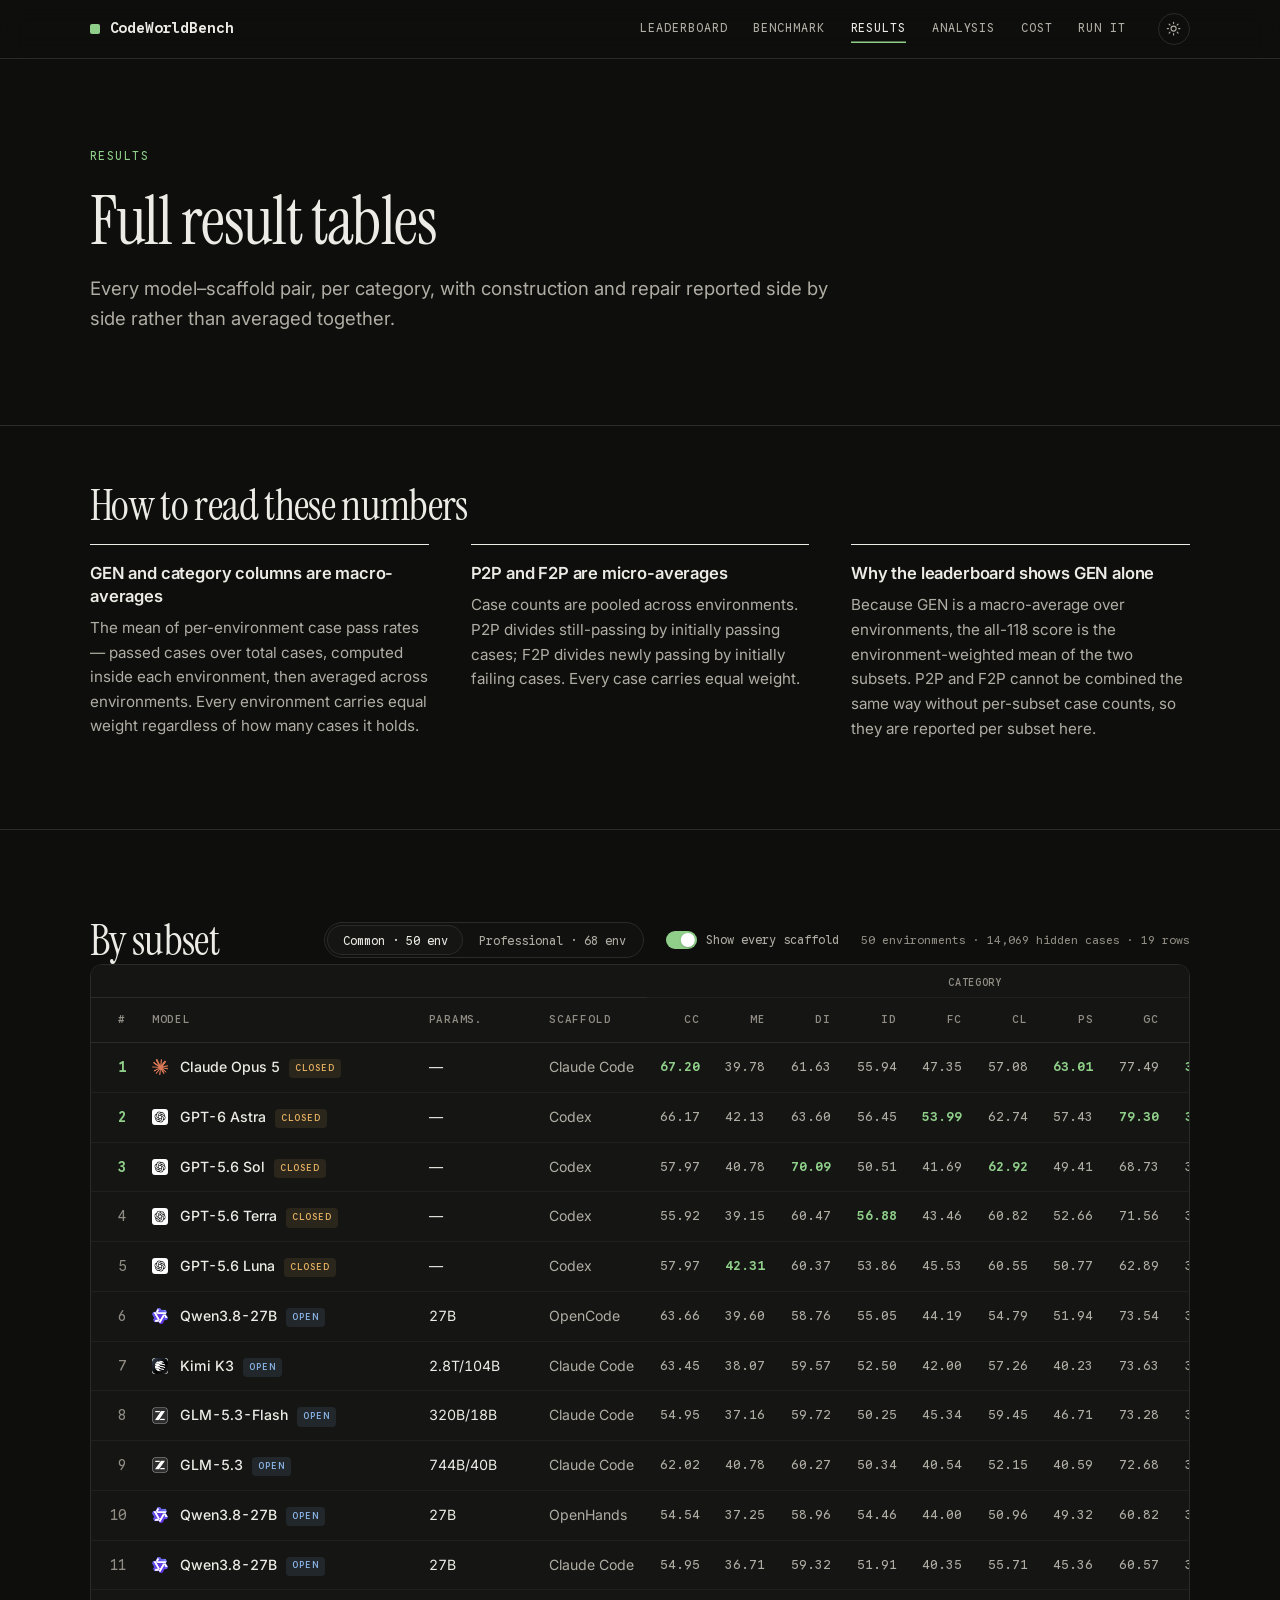
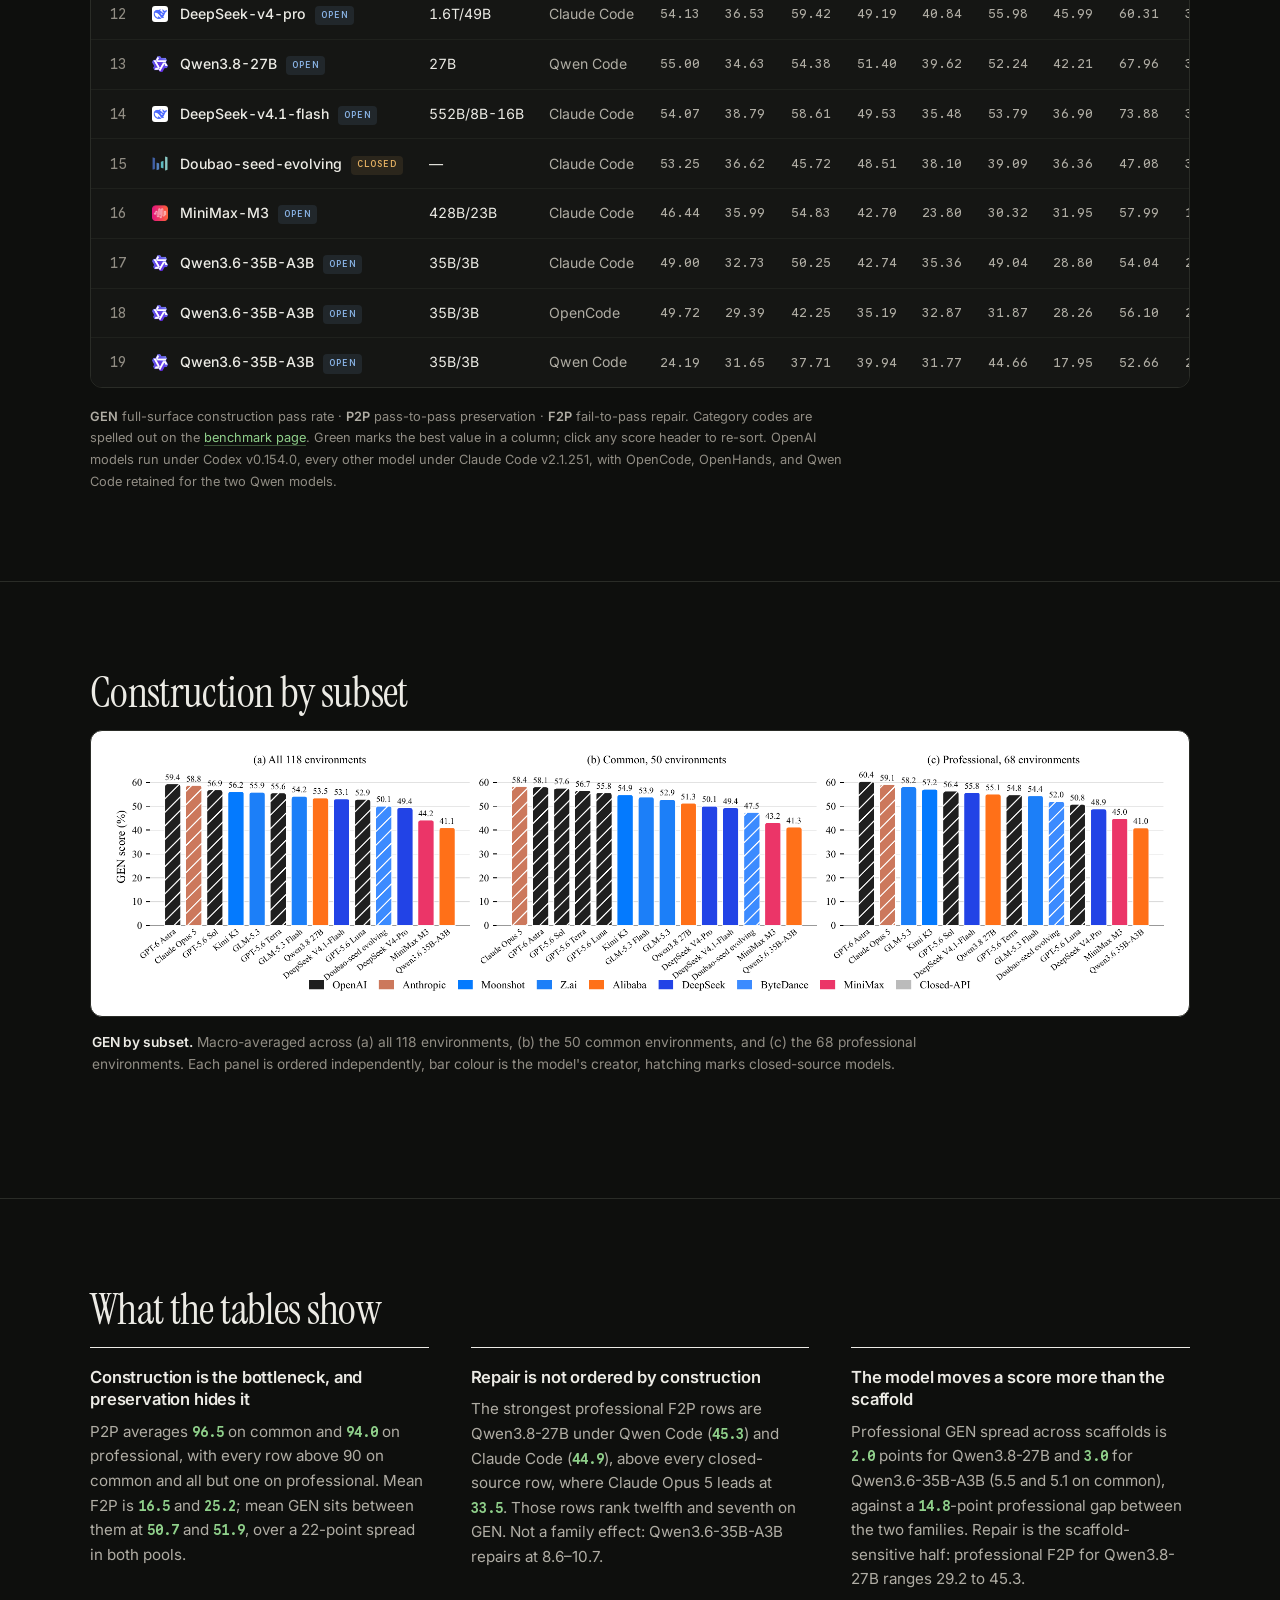
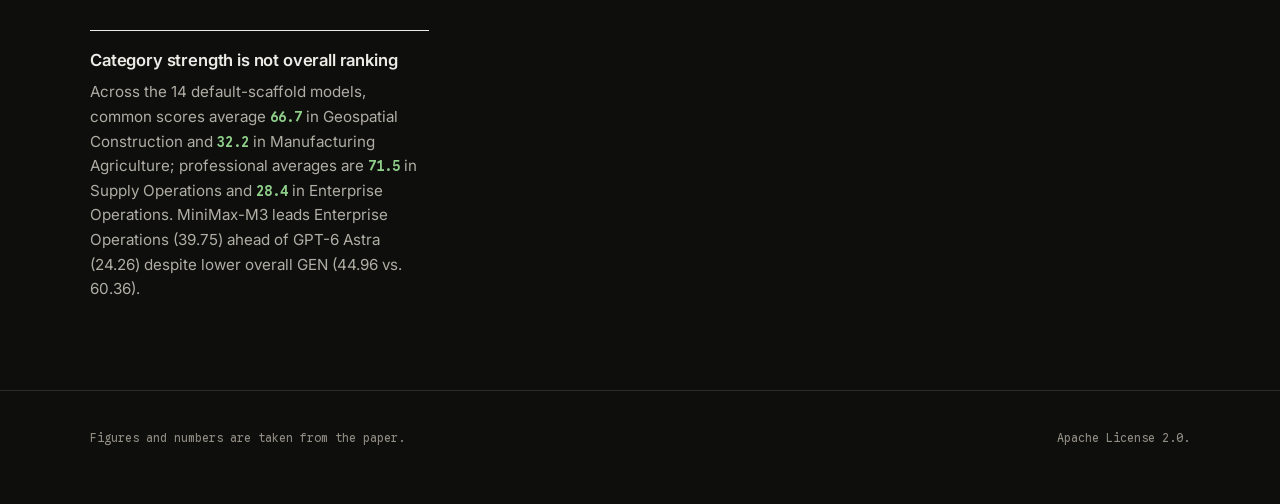
<file: results.html>
<!DOCTYPE html>
<html lang="en">
<head>
<meta charset="utf-8">
<meta name="viewport" content="width=device-width, initial-scale=1">
<title>Results — CodeWorldBench</title>
<meta name="description" content="Full CodeWorldBench result tables: per-category scores, GEN, and SWE pass-to-pass and fail-to-pass rates for the common and professional subsets.">
<link rel="icon" href="assets/favicon.svg" type="image/svg+xml">
<link rel="preconnect" href="https://fonts.googleapis.com">
<link rel="preconnect" href="https://fonts.gstatic.com" crossorigin>
<link rel="stylesheet" href="https://fonts.googleapis.com/css2?family=Google+Sans+Code:wght@400;500;600&family=Instrument+Serif:ital@0;1&family=Inter:wght@400;500;600&display=swap">
<link rel="stylesheet" href="css/style.css">
<script src="js/theme.js"></script>
</head>
<body data-all-scaffolds="true">
<a class="skip-link" href="#tables">Skip to tables</a>

<nav class="nav">
  <div class="nav-inner">
    <a class="nav-brand" href="./">CodeWorldBench</a>
    <div class="nav-links">
      <a href="./">Leaderboard</a>
      <a href="benchmark.html">Benchmark</a>
      <a href="results.html" aria-current="page">Results</a>
      <a href="analysis.html">Analysis</a>
      <a href="cost.html">Cost</a>
      <a href="run.html">Run it</a>
    </div>
    <button class="theme-toggle" type="button" aria-label="Switch to light mode">
      <svg class="sun" viewBox="0 0 24 24" aria-hidden="true"><circle cx="12" cy="12" r="4"/><path d="M12 2v2M12 20v2M4.9 4.9l1.4 1.4M17.7 17.7l1.4 1.4M2 12h2M20 12h2M4.9 19.1l1.4-1.4M17.7 6.3l1.4-1.4"/></svg>
      <svg class="moon" viewBox="0 0 24 24" aria-hidden="true"><path d="M20 14.5A8 8 0 0 1 9.5 4a8 8 0 1 0 10.5 10.5z"/></svg>
    </button>
  </div>
</nav>

<header class="page-head">
  <div class="wrap">
    <p class="eyebrow">Results</p>
    <h1>Full result tables</h1>
    <p class="tagline">
      Every model–scaffold pair, per category, with construction and repair reported side by side
      rather than averaged together.
    </p>
  </div>
</header>

<section id="aggregation" class="flush">
  <div class="wrap">
    <h2>How to read these numbers</h2>
    <div class="cards">
      <div class="card">
        <h3>GEN and category columns are macro-averages</h3>
        <p>
          The mean of per-environment case pass rates — passed cases over total cases, computed inside
          each environment, then averaged across environments. Every environment carries equal weight
          regardless of how many cases it holds.
        </p>
      </div>
      <div class="card">
        <h3>P2P and F2P are micro-averages</h3>
        <p>
          Case counts are pooled across environments. P2P divides still-passing by initially passing
          cases; F2P divides newly passing by initially failing cases. Every case carries equal
          weight.
        </p>
      </div>
      <div class="card">
        <h3>Why the leaderboard shows GEN alone</h3>
        <p>
          Because GEN is a macro-average over environments, the all-118 score is the
          environment-weighted mean of the two subsets. P2P and F2P cannot be combined the same way
          without per-subset case counts, so they are reported per subset here.
        </p>
      </div>
    </div>
  </div>
</section>

<section id="tables">
  <div class="wrap">
    <div class="lb-head">
      <h2>By subset</h2>
      <div class="lb-controls">
        <div class="toggle" role="group" aria-label="Subset">
          <button type="button" data-subset="common" aria-pressed="true">Common · 50 env</button>
          <button type="button" data-subset="professional" aria-pressed="false">Professional · 68 env</button>
        </div>
        <label class="check">
          <input type="checkbox" id="all-scaffolds">
          Show every scaffold
        </label>
        <span class="lb-hint" id="lb-subset-meta"></span>
      </div>
    </div>

    <div class="table-scroll" id="lb-subset">
      <p class="lb-error">Loading results…</p>
    </div>

    <p class="legend">
      <b>GEN</b> full-surface construction pass rate · <b>P2P</b> pass-to-pass preservation ·
      <b>F2P</b> fail-to-pass repair. Category codes are spelled out on the
      <a href="benchmark.html#categories">benchmark page</a>. Green marks the best value in a column;
      click any score header to re-sort. OpenAI models run under Codex v0.154.0, every other model
      under Claude Code v2.1.251, with OpenCode, OpenHands, and Qwen Code retained for the two Qwen
      models.
    </p>
  </div>
</section>

<section id="by-subset-figure">
  <div class="wrap">
    <h2>Construction by subset</h2>
    <figure>
      <img src="assets/figures/codeworldbench_model_avg_by_scaffold.png"
           alt="GEN scores macro-averaged across all 118 environments, the 50 common environments, and the 68 professional environments, with one bar per model, colored by creator and hatched for closed-source models.">
      <figcaption>
        <b>GEN by subset.</b> Macro-averaged across (a) all 118 environments, (b) the 50 common
        environments, and (c) the 68 professional environments. Each panel is ordered independently,
        bar colour is the model's creator, hatching marks closed-source models.
      </figcaption>
    </figure>
  </div>
</section>

<section id="observations">
  <div class="wrap">
    <h2>What the tables show</h2>
    <div class="cards">
      <div class="card">
        <h3>Construction is the bottleneck, and preservation hides it</h3>
        <p>
          P2P averages <span class="num">96.5</span> on common and <span class="num">94.0</span> on
          professional, with every row above 90 on common and all but one on professional. Mean F2P is
          <span class="num">16.5</span> and <span class="num">25.2</span>; mean GEN sits between them
          at <span class="num">50.7</span> and <span class="num">51.9</span>, over a 22-point spread in
          both pools.
        </p>
      </div>
      <div class="card">
        <h3>Repair is not ordered by construction</h3>
        <p>
          The strongest professional F2P rows are Qwen3.8-27B under Qwen Code
          (<span class="num">45.3</span>) and Claude Code (<span class="num">44.9</span>), above every
          closed-source row, where Claude Opus 5 leads at <span class="num">33.5</span>. Those rows
          rank twelfth and seventh on GEN. Not a family effect: Qwen3.6-35B-A3B repairs at 8.6–10.7.
        </p>
      </div>
      <div class="card">
        <h3>The model moves a score more than the scaffold</h3>
        <p>
          Professional GEN spread across scaffolds is <span class="num">2.0</span> points for
          Qwen3.8-27B and <span class="num">3.0</span> for Qwen3.6-35B-A3B (5.5 and 5.1 on common),
          against a <span class="num">14.8</span>-point professional gap between the two families.
          Repair is the scaffold-sensitive half: professional F2P for Qwen3.8-27B ranges 29.2 to 45.3.
        </p>
      </div>
      <div class="card">
        <h3>Category strength is not overall ranking</h3>
        <p>
          Across the 14 default-scaffold models, common scores average <span class="num">66.7</span> in
          Geospatial Construction and <span class="num">32.2</span> in Manufacturing Agriculture;
          professional averages are <span class="num">71.5</span> in Supply Operations and
          <span class="num">28.4</span> in Enterprise Operations. MiniMax-M3 leads Enterprise
          Operations (39.75) ahead of GPT-6 Astra (24.26) despite lower overall GEN (44.96 vs. 60.36).
        </p>
      </div>
    </div>
  </div>
</section>

<footer>
  <div class="wrap">
    <p>Figures and numbers are taken from the paper.</p>
    <p>Apache License 2.0.</p>
  </div>
</footer>

<script src="js/leaderboard.js"></script>
</body>
</html>
</file>
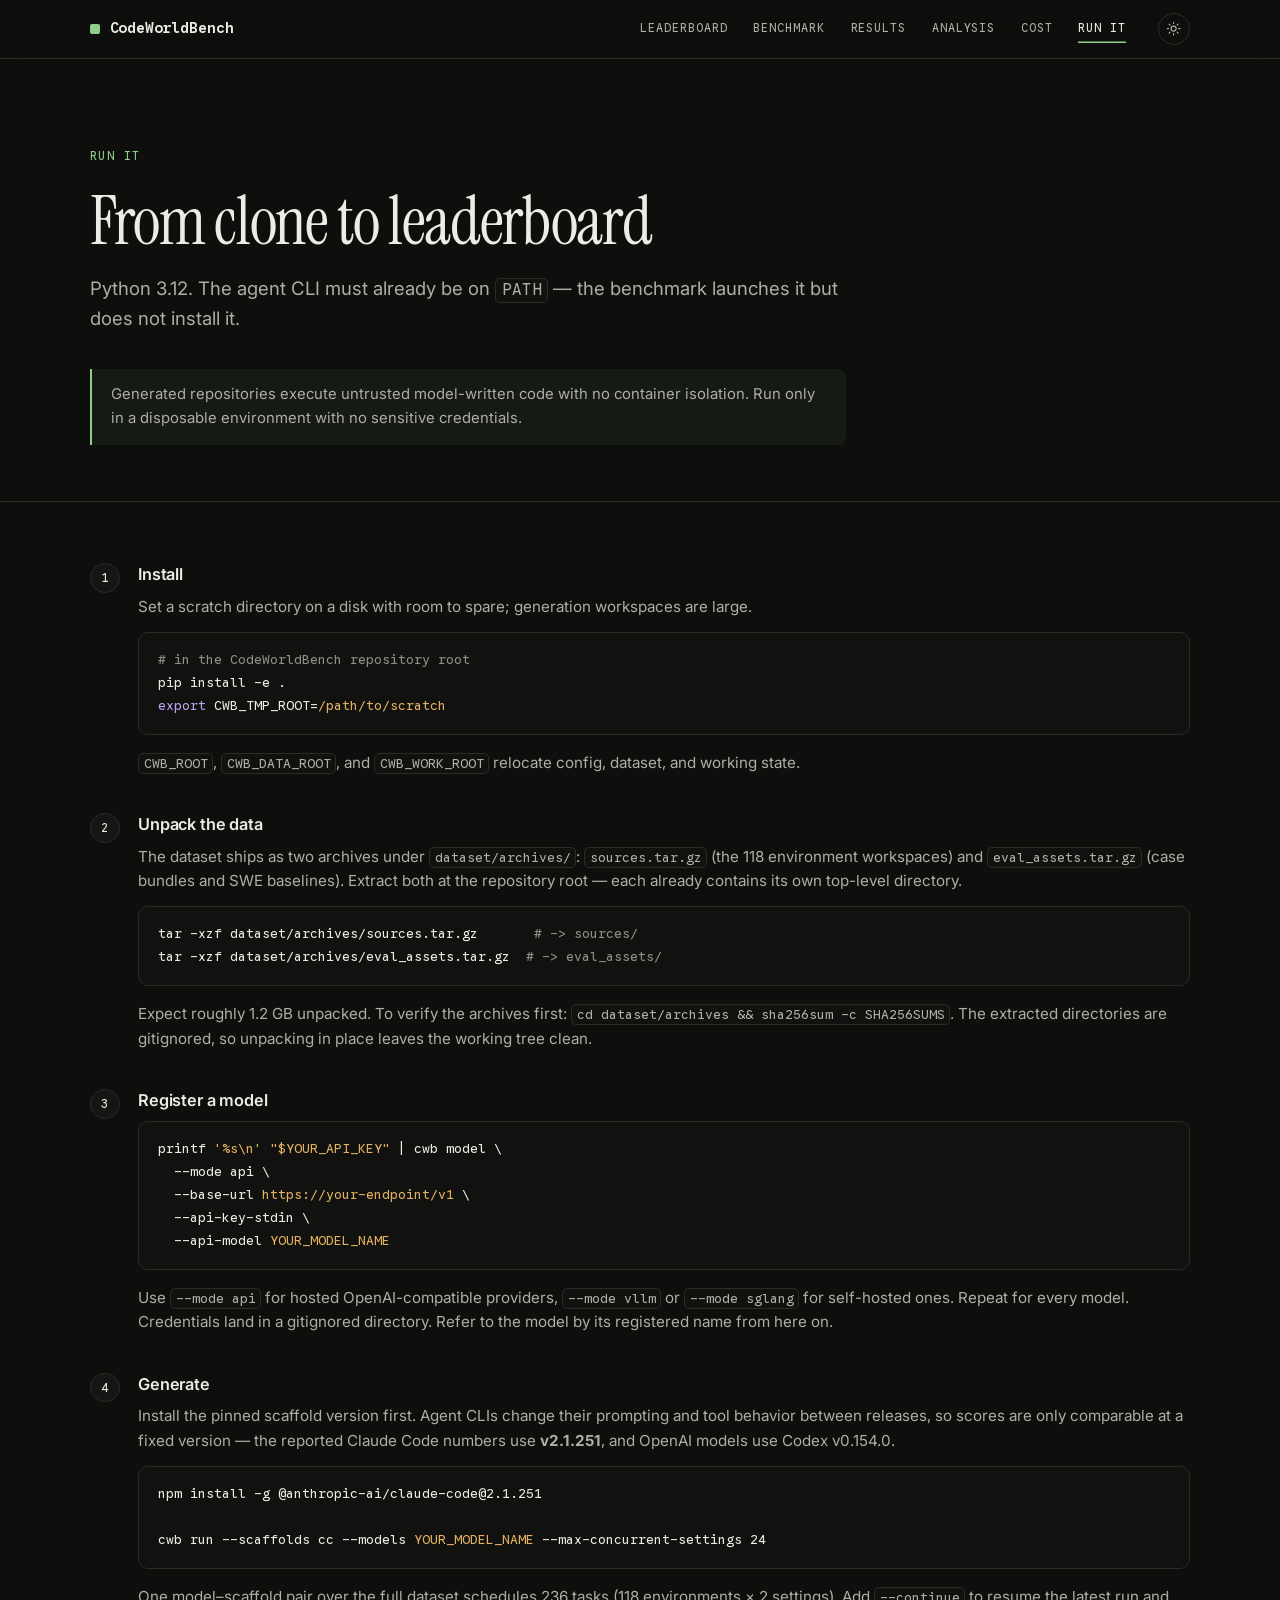
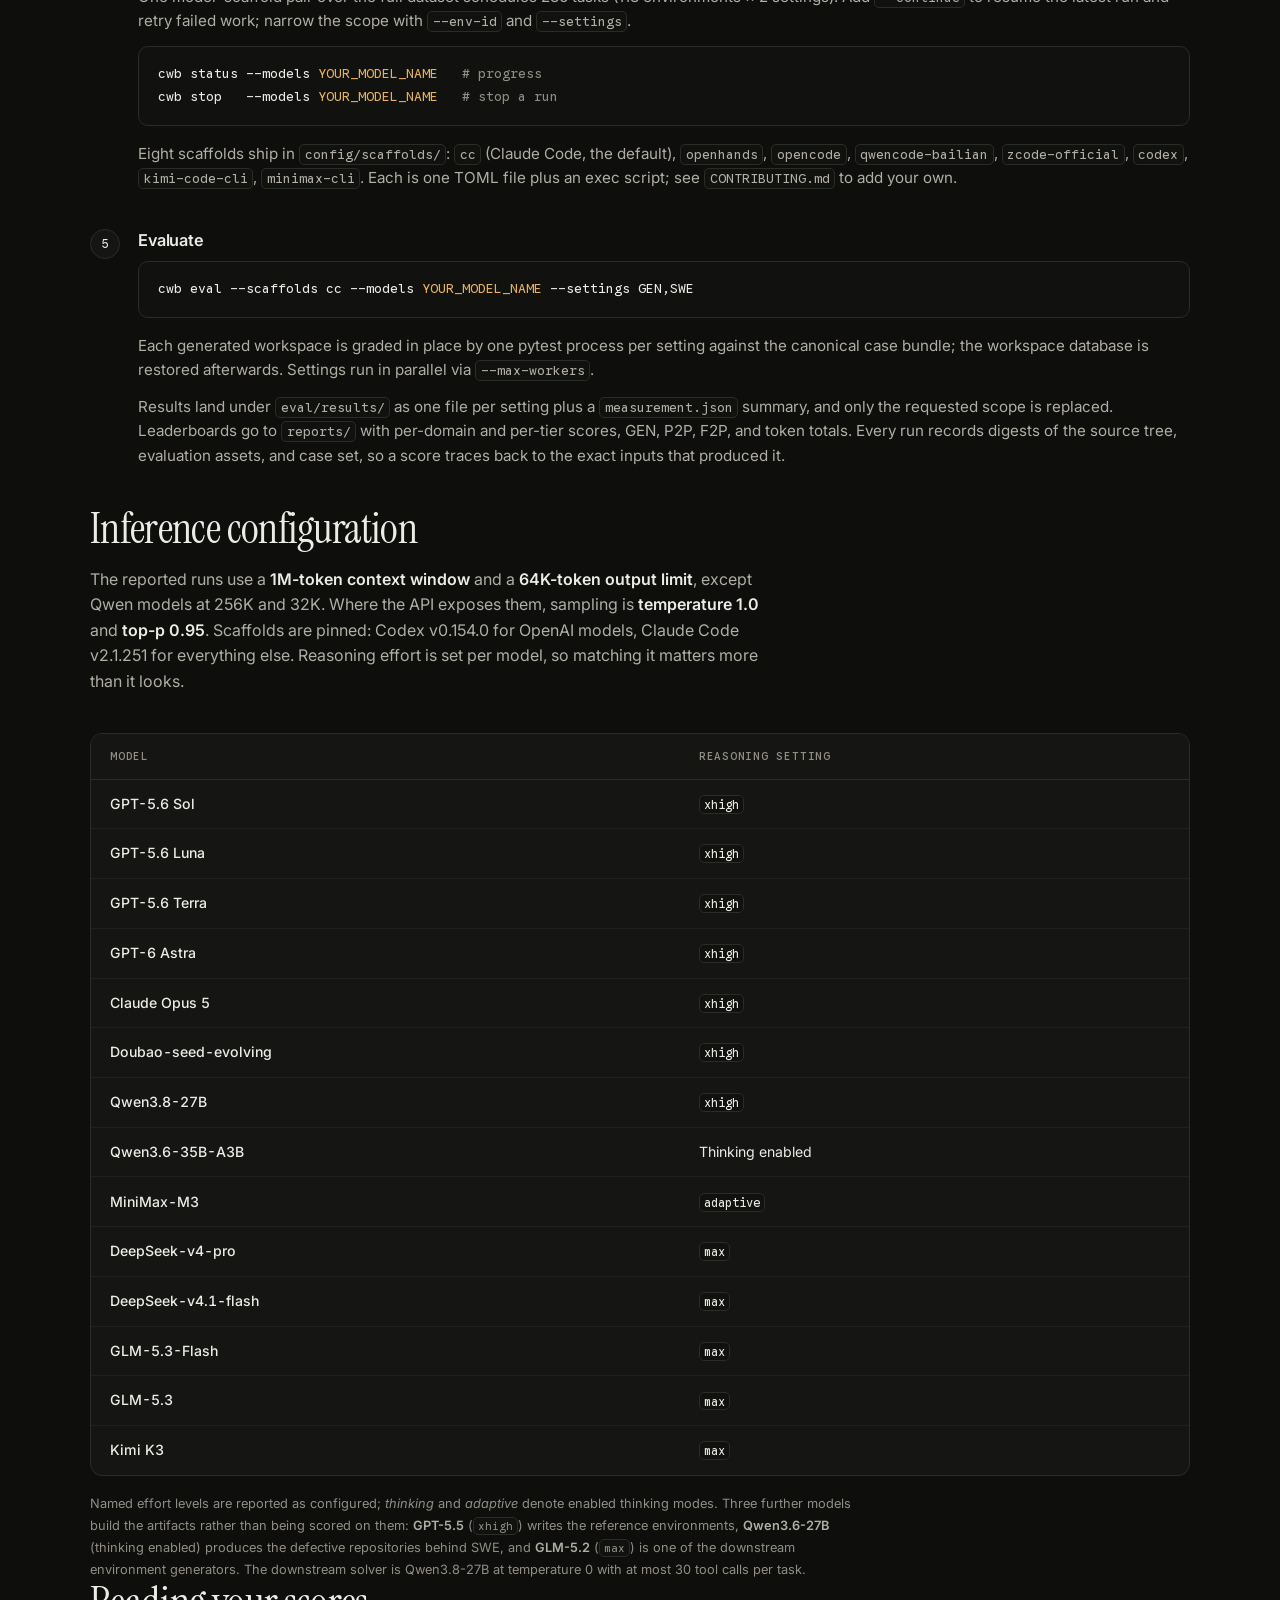
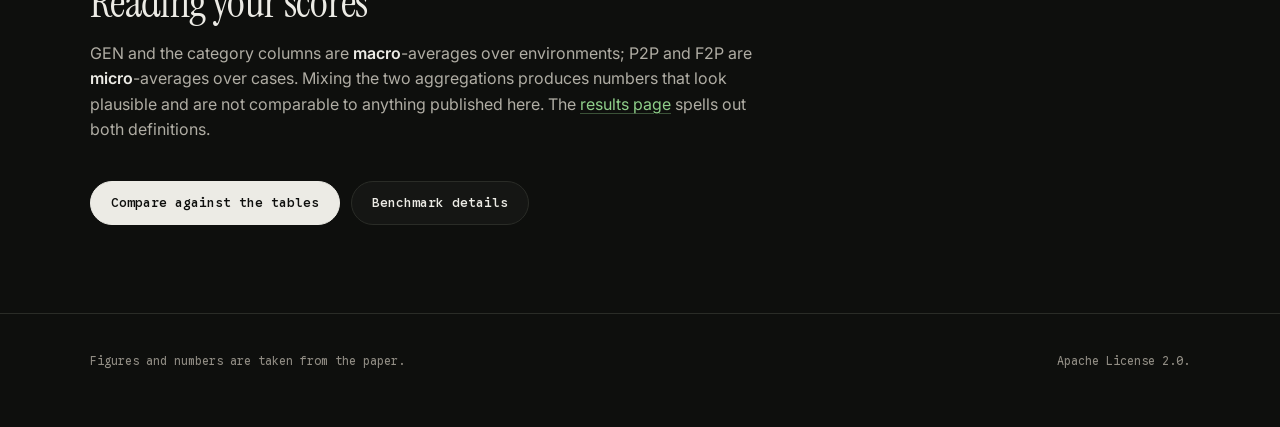
<file: run.html>
<!DOCTYPE html>
<html lang="en">
<head>
<meta charset="utf-8">
<meta name="viewport" content="width=device-width, initial-scale=1">
<title>Run it — CodeWorldBench</title>
<meta name="description" content="Install CodeWorldBench, unpack the dataset, register a model, generate with a pinned agent CLI, and evaluate.">
<link rel="icon" href="assets/favicon.svg" type="image/svg+xml">
<link rel="preconnect" href="https://fonts.googleapis.com">
<link rel="preconnect" href="https://fonts.gstatic.com" crossorigin>
<link rel="stylesheet" href="https://fonts.googleapis.com/css2?family=Google+Sans+Code:wght@400;500;600&family=Instrument+Serif:ital@0;1&family=Inter:wght@400;500;600&display=swap">
<link rel="stylesheet" href="css/style.css">
<script src="js/theme.js"></script>
</head>
<body>
<a class="skip-link" href="#steps">Skip to steps</a>

<nav class="nav">
  <div class="nav-inner">
    <a class="nav-brand" href="./">CodeWorldBench</a>
    <div class="nav-links">
      <a href="./">Leaderboard</a>
      <a href="benchmark.html">Benchmark</a>
      <a href="results.html">Results</a>
      <a href="analysis.html">Analysis</a>
      <a href="cost.html">Cost</a>
      <a href="run.html" aria-current="page">Run it</a>
    </div>
    <button class="theme-toggle" type="button" aria-label="Switch to light mode">
      <svg class="sun" viewBox="0 0 24 24" aria-hidden="true"><circle cx="12" cy="12" r="4"/><path d="M12 2v2M12 20v2M4.9 4.9l1.4 1.4M17.7 17.7l1.4 1.4M2 12h2M20 12h2M4.9 19.1l1.4-1.4M17.7 6.3l1.4-1.4"/></svg>
      <svg class="moon" viewBox="0 0 24 24" aria-hidden="true"><path d="M20 14.5A8 8 0 0 1 9.5 4a8 8 0 1 0 10.5 10.5z"/></svg>
    </button>
  </div>
</nav>

<header class="page-head">
  <div class="wrap">
    <p class="eyebrow">Run it</p>
    <h1>From clone to leaderboard</h1>
    <p class="tagline">
      Python 3.12. The agent CLI must already be on <code>PATH</code> — the benchmark launches it but
      does not install it.
    </p>
    <div class="note">
      Generated repositories execute untrusted model-written code with no container isolation. Run only
      in a disposable environment with no sensitive credentials.
    </div>
  </div>
</header>

<section id="steps" class="flush">
  <div class="wrap">
    <ol class="steps">
      <li>
        <h3>Install</h3>
        <p>Set a scratch directory on a disk with room to spare; generation workspaces are large.</p>
<pre><code><span class="c"># in the CodeWorldBench repository root</span>
pip install -e .
<span class="k">export</span> CWB_TMP_ROOT=<span class="s">/path/to/scratch</span></code></pre>
        <p>
          <code>CWB_ROOT</code>, <code>CWB_DATA_ROOT</code>, and <code>CWB_WORK_ROOT</code> relocate
          config, dataset, and working state.
        </p>
      </li>

      <li>
        <h3>Unpack the data</h3>
        <p>
          The dataset ships as two archives under <code>dataset/archives/</code>:
          <code>sources.tar.gz</code> (the 118 environment workspaces) and
          <code>eval_assets.tar.gz</code> (case bundles and SWE baselines). Extract both at the
          repository root — each already contains its own top-level directory.
        </p>
<pre><code>tar -xzf dataset/archives/sources.tar.gz       <span class="c"># -&gt; sources/</span>
tar -xzf dataset/archives/eval_assets.tar.gz  <span class="c"># -&gt; eval_assets/</span></code></pre>
        <p>
          Expect roughly 1.2 GB unpacked. To verify the archives first:
          <code>cd dataset/archives &amp;&amp; sha256sum -c SHA256SUMS</code>. The extracted directories
          are gitignored, so unpacking in place leaves the working tree clean.
        </p>
      </li>

      <li>
        <h3>Register a model</h3>
<pre><code>printf <span class="s">'%s\n'</span> <span class="s">"$YOUR_API_KEY"</span> | cwb model \
  --mode api \
  --base-url <span class="s">https://your-endpoint/v1</span> \
  --api-key-stdin \
  --api-model <span class="s">YOUR_MODEL_NAME</span></code></pre>
        <p>
          Use <code>--mode api</code> for hosted OpenAI-compatible providers, <code>--mode vllm</code>
          or <code>--mode sglang</code> for self-hosted ones. Repeat for every model. Credentials land
          in a gitignored directory. Refer to the model by its registered name from here on.
        </p>
      </li>

      <li>
        <h3>Generate</h3>
        <p>
          Install the pinned scaffold version first. Agent CLIs change their prompting and tool
          behavior between releases, so scores are only comparable at a fixed version — the reported
          Claude Code numbers use <strong>v2.1.251</strong>, and OpenAI models use Codex v0.154.0.
        </p>
<pre><code>npm install -g @anthropic-ai/claude-code@2.1.251

cwb run --scaffolds cc --models <span class="s">YOUR_MODEL_NAME</span> --max-concurrent-settings 24</code></pre>
        <p>
          One model–scaffold pair over the full dataset schedules 236 tasks (118 environments × 2
          settings). Add <code>--continue</code> to resume the latest run and retry failed work; narrow
          the scope with <code>--env-id</code> and <code>--settings</code>.
        </p>
<pre><code>cwb status --models <span class="s">YOUR_MODEL_NAME</span>   <span class="c"># progress</span>
cwb stop   --models <span class="s">YOUR_MODEL_NAME</span>   <span class="c"># stop a run</span></code></pre>
        <p>
          Eight scaffolds ship in <code>config/scaffolds/</code>: <code>cc</code> (Claude Code, the
          default), <code>openhands</code>, <code>opencode</code>, <code>qwencode-bailian</code>,
          <code>zcode-official</code>, <code>codex</code>, <code>kimi-code-cli</code>,
          <code>minimax-cli</code>. Each is one TOML file plus an exec script; see
          <code>CONTRIBUTING.md</code> to add your own.
        </p>
      </li>

      <li>
        <h3>Evaluate</h3>
<pre><code>cwb eval --scaffolds cc --models <span class="s">YOUR_MODEL_NAME</span> --settings GEN,SWE</code></pre>
        <p>
          Each generated workspace is graded in place by one pytest process per setting against the
          canonical case bundle; the workspace database is restored afterwards. Settings run in
          parallel via <code>--max-workers</code>.
        </p>
        <p>
          Results land under <code>eval/results/</code> as one file per setting plus a
          <code>measurement.json</code> summary, and only the requested scope is replaced.
          Leaderboards go to <code>reports/</code> with per-domain and per-tier scores, GEN, P2P, F2P,
          and token totals. Every run records digests of the source tree, evaluation assets, and case
          set, so a score traces back to the exact inputs that produced it.
        </p>
      </li>
    </ol>

    <h2 id="inference">Inference configuration</h2>
    <p class="section-sub">
      The reported runs use a <strong>1M-token context window</strong> and a
      <strong>64K-token output limit</strong>, except Qwen models at 256K and 32K. Where the API
      exposes them, sampling is <strong>temperature 1.0</strong> and <strong>top-p 0.95</strong>.
      Scaffolds are pinned: Codex v0.154.0 for OpenAI models, Claude Code v2.1.251 for everything
      else. Reasoning effort is set per model, so matching it matters more than it looks.
    </p>

    <div class="table-scroll">
      <table>
        <caption class="skip-link">Reasoning setting configured for each evaluated model and for the models used to construct benchmark artifacts.</caption>
        <thead>
          <tr>
            <th class="left" scope="col">Model</th>
            <th class="left" scope="col">Reasoning setting</th>
          </tr>
        </thead>
        <tbody>
          <tr><td class="left model">GPT-5.6 Sol</td><td class="left"><code>xhigh</code></td></tr>
          <tr><td class="left model">GPT-5.6 Luna</td><td class="left"><code>xhigh</code></td></tr>
          <tr><td class="left model">GPT-5.6 Terra</td><td class="left"><code>xhigh</code></td></tr>
          <tr><td class="left model">GPT-6 Astra</td><td class="left"><code>xhigh</code></td></tr>
          <tr><td class="left model">Claude Opus 5</td><td class="left"><code>xhigh</code></td></tr>
          <tr><td class="left model">Doubao-seed-evolving</td><td class="left"><code>xhigh</code></td></tr>
          <tr><td class="left model">Qwen3.8-27B</td><td class="left"><code>xhigh</code></td></tr>
          <tr><td class="left model">Qwen3.6-35B-A3B</td><td class="left">Thinking enabled</td></tr>
          <tr><td class="left model">MiniMax-M3</td><td class="left"><code>adaptive</code></td></tr>
          <tr><td class="left model">DeepSeek-v4-pro</td><td class="left"><code>max</code></td></tr>
          <tr><td class="left model">DeepSeek-v4.1-flash</td><td class="left"><code>max</code></td></tr>
          <tr><td class="left model">GLM-5.3-Flash</td><td class="left"><code>max</code></td></tr>
          <tr><td class="left model">GLM-5.3</td><td class="left"><code>max</code></td></tr>
          <tr><td class="left model">Kimi K3</td><td class="left"><code>max</code></td></tr>
        </tbody>
      </table>
    </div>

    <p class="legend">
      Named effort levels are reported as configured; <em>thinking</em> and <em>adaptive</em> denote
      enabled thinking modes. Three further models build the artifacts rather than being scored on
      them: <b>GPT-5.5</b> (<code>xhigh</code>) writes the reference environments,
      <b>Qwen3.6-27B</b> (thinking enabled) produces the defective repositories behind SWE, and
      <b>GLM-5.2</b> (<code>max</code>) is one of the downstream environment generators. The
      downstream solver is Qwen3.8-27B at temperature 0 with at most 30 tool calls per task.
    </p>

    <h2>Reading your scores</h2>
    <p class="section-sub">
      GEN and the category columns are <strong>macro</strong>-averages over environments; P2P and F2P
      are <strong>micro</strong>-averages over cases. Mixing the two aggregations produces numbers that
      look plausible and are not comparable to anything published here. The
      <a href="results.html#aggregation">results page</a> spells out both definitions.
    </p>

    <div class="next-row">
      <a class="btn btn-primary" href="results.html">Compare against the tables</a>
      <a class="btn" href="benchmark.html">Benchmark details</a>
    </div>
  </div>
</section>

<footer>
  <div class="wrap">
    <p>Figures and numbers are taken from the paper.</p>
    <p>Apache License 2.0.</p>
  </div>
</footer>
</body>
</html>
</file>
<file: css/style.css>
/* CodeWorldBench site. Editorial and quiet: a serif display face for headlines,
   a sans for prose, a mono for every number and label, and one accent colour
   reserved for what should stand out. Dark by default; js/theme.js sets
   data-theme="light" when a reader switches. Everything is static: no build
   step, no framework, relative URLs only so the same tree works from a local
   server and from Pages. */

:root {
  --bg: #0e0f0d;
  --surface: #151614;
  --sunken: #111210;
  --hover: #1a1c19;
  --line: #2a2c27;
  --line-soft: #1f211d;
  --track: #252722;
  --fg: #ecebe5;
  --fg-dim: #b0ada4;
  /* --fg-faint carries small text (labels, captions, legends, rank column), so it
     is picked to clear WCAG AA 4.5:1 against all three surfaces in each theme. */
  --fg-faint: #918d84;
  --accent: #8fcf8a;
  --bar: #5c5a54;
  --warm: #e3b062;
  --cool: #8ab4e6;
  --violet: #b9a2f0;
  --serif: "Instrument Serif", "Iowan Old Style", Georgia, serif;
  --sans: Inter, -apple-system, BlinkMacSystemFont, "Segoe UI", Roboto, sans-serif;
  --mono: "Google Sans Code", ui-monospace, "SF Mono", Menlo, Consolas, monospace;
  --pad: clamp(1rem, 4vw, 2.5rem);
  --maxw: 1180px;
  --radius: 12px;
  color-scheme: dark;
}

:root[data-theme="light"] {
  --bg: #fbfaf7;
  --surface: #ffffff;
  --sunken: #f4f2ed;
  --hover: #f8f6f1;
  --line: #e6e2d9;
  --line-soft: #efece6;
  --track: #ece8df;
  --fg: #191713;
  --fg-dim: #57524a;
  --fg-faint: #6b655b;
  --accent: #2f6b3c;
  --bar: #a39d90;
  --warm: #94560f;
  --cool: #2c5d8c;
  --violet: #6a4bb0;
  color-scheme: light;
}

*,
*::before,
*::after {
  box-sizing: border-box;
}

html {
  scroll-behavior: smooth;
  scroll-padding-top: 4.5rem;
  -webkit-text-size-adjust: 100%;
}

body {
  margin: 0;
  background: var(--bg);
  color: var(--fg);
  font-family: var(--sans);
  font-size: 16px;
  line-height: 1.6;
  -webkit-font-smoothing: antialiased;
  -moz-osx-font-smoothing: grayscale;
}

a {
  color: var(--accent);
  text-decoration: underline;
  text-decoration-thickness: 1px;
  text-underline-offset: 3px;
  text-decoration-color: color-mix(in srgb, currentColor 35%, transparent);
}

a:hover,
a:focus-visible {
  text-decoration-color: currentColor;
}

:focus-visible {
  outline: 2px solid var(--accent);
  outline-offset: 2px;
}

code {
  font-family: var(--mono);
  font-size: 0.86em;
  background: var(--sunken);
  border: 1px solid var(--line);
  border-radius: 5px;
  padding: 0.08em 0.35em;
}

/* Inline figures inside prose. Mono so digits align, accent so the numbers that
   carry an argument are the first thing the eye lands on. */
.num {
  font-family: var(--mono);
  font-size: 0.92em;
  font-weight: 600;
  color: var(--accent);
  white-space: nowrap;
}

.wrap {
  max-width: var(--maxw);
  margin: 0 auto;
  padding: 0 var(--pad);
}

.skip-link {
  position: absolute;
  left: -9999px;
}

.skip-link:focus {
  left: 1rem;
  top: 1rem;
  z-index: 100;
  background: var(--surface);
  border: 1px solid var(--accent);
  border-radius: 6px;
  padding: 0.5rem 0.9rem;
}

/* ---------- nav ---------- */

.nav {
  position: sticky;
  top: 0;
  z-index: 20;
  background: color-mix(in srgb, var(--bg) 86%, transparent);
  backdrop-filter: saturate(1.4) blur(12px);
  -webkit-backdrop-filter: saturate(1.4) blur(12px);
  border-bottom: 1px solid var(--line);
}

.nav-inner {
  max-width: var(--maxw);
  margin: 0 auto;
  padding: 0 var(--pad);
  min-height: 3.6rem;
  display: flex;
  align-items: center;
  gap: 0.4rem 2rem;
}

/* The brand mark is a solid square: what is left of the old terminal cursor. */
.nav-brand {
  display: inline-flex;
  align-items: center;
  gap: 0.6rem;
  color: var(--fg);
  font-family: var(--mono);
  font-weight: 600;
  font-size: 0.92rem;
  letter-spacing: -0.01em;
  text-decoration: none;
  white-space: nowrap;
}

.nav-brand::before {
  content: "";
  width: 0.62rem;
  height: 0.62rem;
  border-radius: 2px;
  background: var(--accent);
}

.nav-links {
  display: flex;
  gap: 1.6rem;
  margin-left: auto;
  font-family: var(--mono);
  font-size: 0.74rem;
  letter-spacing: 0.08em;
  text-transform: uppercase;
}

.nav-links a {
  color: var(--fg-dim);
  text-decoration: none;
  padding: 0.3rem 0;
  white-space: nowrap;
}

.nav-links a:hover {
  color: var(--fg);
}

.nav-links a[aria-current="page"] {
  color: var(--fg);
  box-shadow: inset 0 -1.5px 0 var(--accent);
}

/* Theme switch. Each theme shows the icon of the one it switches to. */
.theme-toggle {
  flex: none;
  display: inline-grid;
  place-items: center;
  width: 2rem;
  height: 2rem;
  padding: 0;
  border: 1px solid var(--line);
  border-radius: 999px;
  background: transparent;
  color: var(--fg-dim);
  cursor: pointer;
  transition: color 0.15s, border-color 0.15s;
}

.theme-toggle:hover {
  color: var(--fg);
  border-color: var(--fg-faint);
}

.theme-toggle svg {
  width: 0.95rem;
  height: 0.95rem;
  fill: none;
  stroke: currentColor;
  stroke-width: 1.8;
  stroke-linecap: round;
  stroke-linejoin: round;
}

.theme-toggle .moon,
:root[data-theme="light"] .theme-toggle .sun {
  display: none;
}

:root[data-theme="light"] .theme-toggle .moon {
  display: block;
}

/* ---------- hero ---------- */

.hero {
  padding: clamp(3.5rem, 10vw, 7.5rem) 0 clamp(3rem, 6vw, 4.5rem);
}

.eyebrow {
  font-family: var(--mono);
  font-size: 0.74rem;
  letter-spacing: 0.12em;
  text-transform: uppercase;
  color: var(--accent);
  margin: 0 0 1.4rem;
}

.hero h1 {
  font-family: var(--serif);
  font-weight: 400;
  font-size: clamp(2.7rem, 7.4vw, 5.6rem);
  line-height: 0.98;
  letter-spacing: -0.02em;
  margin: 0 0 1.6rem;
  max-width: 14em;
  text-wrap: balance;
}

.hero h1 em,
.page-head h1 em {
  font-style: italic;
  color: var(--accent);
}

.hero .tagline {
  font-size: clamp(1.06rem, 1.7vw, 1.28rem);
  line-height: 1.55;
  color: var(--fg-dim);
  max-width: 54ch;
  margin: 0 0 2.6rem;
  text-wrap: pretty;
}

/* Sub-page header: same voice as the hero, one size down. */
.page-head {
  padding: clamp(3rem, 8vw, 5.5rem) 0 clamp(2.4rem, 5vw, 3.5rem);
}

.page-head h1 {
  font-family: var(--serif);
  font-weight: 400;
  font-size: clamp(2.4rem, 5.6vw, 4.2rem);
  line-height: 1;
  letter-spacing: -0.02em;
  margin: 0 0 1.2rem;
  max-width: 16em;
  text-wrap: balance;
}

.page-head .tagline {
  font-size: clamp(1rem, 1.5vw, 1.16rem);
  color: var(--fg-dim);
  max-width: 64ch;
  margin: 0 0 2.2rem;
  text-wrap: pretty;
}

.page-head .stats,
.page-head .note {
  margin-bottom: 0;
}

/* ---------- stat strip ---------- */

.stats {
  display: grid;
  grid-template-columns: repeat(auto-fit, minmax(128px, 1fr));
  gap: 1.4rem 1.5rem;
  border-top: 1px solid var(--line);
  padding-top: 1.4rem;
  margin: 0 0 2.6rem;
}

.stat .n {
  display: block;
  font-family: var(--serif);
  font-size: clamp(2.1rem, 3.8vw, 2.9rem);
  line-height: 1;
  letter-spacing: -0.01em;
  color: var(--fg);
}

.stat .k {
  display: block;
  font-family: var(--mono);
  font-size: 0.68rem;
  letter-spacing: 0.1em;
  text-transform: uppercase;
  color: var(--fg-faint);
  margin-top: 0.6rem;
}

.btn-row,
.next-row {
  display: flex;
  gap: 0.7rem;
  flex-wrap: wrap;
}

.next-row {
  margin-top: 2.4rem;
}

.btn {
  display: inline-flex;
  align-items: center;
  height: 2.7rem;
  padding: 0 1.25rem;
  border: 1px solid var(--line);
  border-radius: 999px;
  background: var(--surface);
  color: var(--fg);
  font-family: var(--mono);
  font-size: 0.8rem;
  font-weight: 500;
  text-decoration: none;
  transition: border-color 0.15s, background-color 0.15s, color 0.15s;
}

.btn:hover,
.btn:focus-visible {
  border-color: var(--fg-faint);
}

.btn-primary {
  background: var(--fg);
  border-color: var(--fg);
  color: var(--bg);
}

.btn-primary:hover,
.btn-primary:focus-visible {
  background: var(--accent);
  border-color: var(--accent);
  color: var(--bg);
}

/* ---------- sections ---------- */

section {
  padding: clamp(3.2rem, 8vw, 5.5rem) 0;
  border-top: 1px solid var(--line);
}

/* A section that opens a sub-page sits right under its header, so it needs less
   air above it. */
section.flush {
  padding-top: clamp(2.4rem, 5vw, 3.6rem);
}

section > .wrap > h2,
.lb-head > h2 {
  font-family: var(--serif);
  font-weight: 400;
  font-size: clamp(1.95rem, 3.6vw, 2.7rem);
  line-height: 1.06;
  letter-spacing: -0.015em;
  margin: 0 0 0.9rem;
  max-width: 24em;
  text-wrap: balance;
}

.section-sub {
  color: var(--fg-dim);
  font-size: 1rem;
  margin: 0 0 2.4rem;
  max-width: 70ch;
  text-wrap: pretty;
}

.section-sub.wide {
  max-width: 84ch;
}

.section-sub strong {
  color: var(--fg);
  font-weight: 600;
}

h3 {
  font-size: 1.02rem;
  font-weight: 600;
  line-height: 1.35;
  letter-spacing: -0.01em;
  margin: 2.6rem 0 0.6rem;
}

p.body {
  color: var(--fg-dim);
  margin: 0 0 1rem;
}

/* ---------- figures ---------- */

figure {
  margin: 0 0 2.2rem;
}

/* Figures are white-background PNGs from the paper, so they keep a white mat in
   both themes. */
figure img {
  display: block;
  width: 100%;
  height: auto;
  background: #fff;
  border: 1px solid var(--line);
  border-radius: var(--radius);
  padding: clamp(0.4rem, 1.6vw, 1.1rem);
}

figure figcaption {
  color: var(--fg-faint);
  font-size: 0.86rem;
  line-height: 1.6;
  padding: 0.9rem 0.1rem 0;
  max-width: 92ch;
}

figure figcaption b {
  color: var(--fg);
  font-weight: 600;
}

/* ---------- cards ---------- */

/* Cards are columns under a hairline rule rather than boxes, so a grid of them
   reads as one quiet block instead of a wall of tiles. */
.cards {
  display: grid;
  grid-template-columns: repeat(auto-fit, minmax(250px, 1fr));
  gap: 2.4rem 2.6rem;
}

.cards-3 {
  grid-template-columns: repeat(auto-fit, minmax(250px, 1fr));
}

.card {
  border-top: 1px solid var(--fg);
  padding-top: 1.1rem;
}

.card h3 {
  margin: 0 0 0.55rem;
  font-size: 1.04rem;
}

.card h3 .tag {
  display: inline-block;
  font-family: var(--mono);
  font-size: 0.68rem;
  font-weight: 600;
  letter-spacing: 0.06em;
  color: var(--accent);
  background: color-mix(in srgb, var(--accent) 11%, transparent);
  border-radius: 4px;
  padding: 0.12rem 0.42rem;
  margin-right: 0.55rem;
  vertical-align: 0.12em;
}

.card p {
  margin: 0;
  color: var(--fg-dim);
  font-size: 0.95rem;
  line-height: 1.62;
}

.card p + p {
  margin-top: 0.7rem;
}

/* Four findings sit four across or two by two, never three plus an orphan. The
   kicker above each already carries the accent, so figures in the body step back
   to ink. */
.cards.findings {
  grid-template-columns: repeat(4, minmax(0, 1fr));
  gap: 2.4rem 2.2rem;
}

@media (max-width: 1080px) {
  .cards.findings {
    grid-template-columns: repeat(2, minmax(0, 1fr));
  }
}

@media (max-width: 600px) {
  .cards.findings {
    grid-template-columns: minmax(0, 1fr);
  }
}

.findings .num {
  color: var(--fg);
}

/* The one number a finding rests on, set large above it. */
.kicker {
  display: block;
  font-family: var(--serif);
  font-size: clamp(2.8rem, 4.6vw, 3.6rem);
  line-height: 1;
  letter-spacing: -0.015em;
  color: var(--accent);
  margin: 0.15rem 0 0.35rem;
  white-space: nowrap;
}

.kicker small {
  font-family: var(--mono);
  font-size: 0.32em;
  letter-spacing: 0.04em;
  color: var(--fg-faint);
  margin: 0 0.5em;
  vertical-align: 0.5em;
}

.kicker-label {
  display: block;
  font-family: var(--mono);
  font-size: 0.68rem;
  letter-spacing: 0.08em;
  text-transform: uppercase;
  color: var(--fg-faint);
  margin: 0 0 1.1rem;
}

/* ---------- pull statement ---------- */

.statement {
  font-family: var(--serif);
  font-weight: 400;
  font-size: clamp(1.8rem, 3.8vw, 3rem);
  line-height: 1.14;
  letter-spacing: -0.015em;
  max-width: 22em;
  margin: 0 0 1.6rem;
  text-wrap: balance;
}

.statement em {
  color: var(--accent);
}

.statement-note {
  color: var(--fg-dim);
  max-width: 62ch;
  margin: 0;
}

/* ---------- leaderboard ---------- */

/* Heading and table controls share a row on wide screens and stack on narrow
   ones. */
.lb-head {
  display: flex;
  align-items: flex-end;
  justify-content: space-between;
  gap: 1rem 2rem;
  flex-wrap: wrap;
}

.lb-head > h2 {
  margin: 0;
}

.lb-controls {
  display: flex;
  align-items: center;
  gap: 0.7rem 1.4rem;
  flex-wrap: wrap;
  margin-bottom: 1rem;
}

.lb-head .lb-controls {
  margin-bottom: 0.4rem;
}

.lb-head + .section-sub {
  margin-top: 1rem;
}

.lb-error {
  padding: 1.2rem;
  margin: 0;
  color: var(--fg-dim);
}

.lb-hint {
  font-family: var(--mono);
  font-size: 0.72rem;
  color: var(--fg-faint);
}

/* Segmented control. */
.toggle {
  display: inline-flex;
  gap: 2px;
  padding: 3px;
  background: var(--sunken);
  border: 1px solid var(--line);
  border-radius: 999px;
}

.toggle button {
  font-family: var(--mono);
  font-size: 0.75rem;
  padding: 0.38rem 0.9rem;
  background: transparent;
  color: var(--fg-dim);
  border: 0;
  border-radius: 999px;
  cursor: pointer;
}

.toggle button[aria-pressed="true"] {
  background: var(--surface);
  color: var(--fg);
  box-shadow: 0 0 0 1px var(--line), 0 1px 2px rgba(0, 0, 0, 0.06);
}

.toggle button:hover:not([aria-pressed="true"]) {
  color: var(--fg);
}

/* A checkbox drawn as a switch. It stays a real checkbox for keyboard and screen
   reader use; only the paint changes. */
.check {
  display: inline-flex;
  align-items: center;
  gap: 0.55rem;
  font-family: var(--mono);
  font-size: 0.75rem;
  color: var(--fg-dim);
  cursor: pointer;
  user-select: none;
}

.check input {
  appearance: none;
  -webkit-appearance: none;
  flex: none;
  position: relative;
  margin: 0;
  width: 1.9rem;
  height: 1.1rem;
  border-radius: 999px;
  background: var(--track);
  box-shadow: inset 0 0 0 1px var(--line);
  cursor: pointer;
  transition: background-color 0.15s;
}

.check input::after {
  content: "";
  position: absolute;
  top: 2px;
  left: 2px;
  width: calc(1.1rem - 4px);
  height: calc(1.1rem - 4px);
  border-radius: 50%;
  background: #fff;
  box-shadow: 0 1px 2px rgba(0, 0, 0, 0.22);
  transition: transform 0.15s;
}

.check input:checked {
  background: var(--accent);
  box-shadow: none;
}

.check input:checked::after {
  transform: translateX(0.8rem);
}

.check:hover {
  color: var(--fg);
}

.table-scroll {
  overflow-x: auto;
  border: 1px solid var(--line);
  border-radius: var(--radius);
  background: var(--surface);
}

.table-scroll + .table-scroll,
.cat-grid + .table-scroll {
  margin-top: 1.4rem;
}

table {
  border-collapse: collapse;
  width: 100%;
  font-size: 0.88rem;
  font-variant-numeric: tabular-nums;
}

thead th {
  position: sticky;
  top: 0;
  background: var(--surface);
  border-bottom: 1px solid var(--line);
  padding: 0.85rem 0.8rem;
  text-align: right;
  white-space: nowrap;
  font-family: var(--mono);
  font-size: 0.68rem;
  font-weight: 500;
  letter-spacing: 0.07em;
  text-transform: uppercase;
  color: var(--fg-faint);
  z-index: 2;
}

thead th.group {
  text-align: center;
  font-size: 0.64rem;
  padding: 0.6rem 0.8rem 0.35rem;
  border-bottom: 1px solid var(--line-soft);
}

/* The second header row pins directly below the group row. Its offset is the
   measured height of that row, written to --group-h by leaderboard.js, because a
   hardcoded value drifts with the rendered font. */
thead tr:nth-child(2) th {
  top: var(--group-h, 2rem);
}

th.left,
td.left {
  text-align: left;
}

th:first-child,
td:first-child {
  padding-left: 1.2rem;
}

th:last-child,
td:last-child {
  padding-right: 1.2rem;
}

th.sortable {
  cursor: pointer;
  user-select: none;
}

th.sortable:hover {
  color: var(--fg);
}

th.sortable .arrow {
  color: var(--accent);
  margin-left: 0.25rem;
  font-size: 0.62rem;
}

tbody td {
  padding: 0.82rem 0.8rem;
  border-bottom: 1px solid var(--line-soft);
  text-align: right;
  white-space: nowrap;
}

tbody tr:last-child td {
  border-bottom: 0;
}

tbody tr:hover td {
  background: var(--hover);
}

td.rank {
  font-family: var(--mono);
  color: var(--fg-faint);
  width: 2.4rem;
}

/* The top three positions of whatever the table is sorted by. */
tbody tr:nth-child(-n + 3) td.rank {
  color: var(--accent);
  font-weight: 600;
}

td.model {
  color: var(--fg);
  font-weight: 500;
}

td.model img {
  height: 1.15em;
  width: auto;
  vertical-align: -0.22em;
  margin-right: 0.5rem;
  border-radius: 3px;
}

td.model .params {
  color: var(--fg-faint);
  font-size: 0.78rem;
  margin-left: 0.4rem;
}

td.scaffold {
  color: var(--fg-dim);
}

.badge {
  display: inline-block;
  font-family: var(--mono);
  font-size: 0.6rem;
  font-weight: 500;
  letter-spacing: 0.06em;
  text-transform: uppercase;
  padding: 0.12rem 0.4rem;
  margin-left: 0.3rem;
  border-radius: 4px;
  vertical-align: 0.12em;
  color: var(--fg-faint);
  background: var(--sunken);
}

.badge.closed {
  color: var(--warm);
  background: color-mix(in srgb, var(--warm) 11%, transparent);
}

.badge.open {
  color: var(--cool);
  background: color-mix(in srgb, var(--cool) 11%, transparent);
}

td.metric {
  font-family: var(--mono);
  font-weight: 500;
}

td.metric.sub {
  color: var(--fg-dim);
  font-weight: 400;
}

td.cat {
  font-family: var(--mono);
  font-size: 0.8rem;
  color: var(--fg-dim);
}

td.best,
td.metric.sub.best {
  color: var(--accent);
  font-weight: 600;
}

.sorted-col {
  background: color-mix(in srgb, var(--accent) 2.5%, transparent);
}

td.dash {
  color: var(--fg-faint);
}

.legend {
  margin: 1.1rem 0 0;
  font-size: 0.8rem;
  color: var(--fg-faint);
  line-height: 1.7;
  max-width: 96ch;
}

.legend b {
  color: var(--fg-dim);
  font-weight: 600;
}

/* ---------- overall table: all 118 environments, optionally all 20 categories ---------- */

.lb-wide {
  /* With the category block on, 27 columns fit no viewport, so the table takes
     its natural width and the wrapper scrolls sideways instead of squeezing the
     numbers. With it off, min-width stretches the table to the card. */
  width: max-content;
  min-width: 100%;
}

.lb-wide td.cat {
  padding: 0.82rem 0.5rem;
}

.lb-wide td.model,
.lb-wide th.model {
  min-width: 13rem;
}

/* Vertical rules mark where one block of columns ends and the next begins. */
th.divide,
td.divide {
  border-left: 1px solid var(--line);
}

/* Freeze the rank and model columns while the category block scrolls past, so a
   row stays identifiable. Only above the narrow breakpoint: on a phone the frozen
   pair would eat most of the viewport. --stick-2 is the measured width of the rank
   column, written by leaderboard.js, since the model column starts where it ends. */
@media (min-width: 720px) {
  .lb-wide .stick-1,
  .lb-wide .stick-2 {
    position: sticky;
    z-index: 3;
    background: var(--surface);
  }

  .lb-wide .stick-1 {
    left: 0;
  }

  .lb-wide .stick-2 {
    left: var(--stick-2, 2.6rem);
  }

  .lb-wide.with-cats .stick-2 {
    box-shadow: inset -1px 0 0 var(--line);
  }

  .lb-wide thead .stick-1,
  .lb-wide thead .stick-2 {
    z-index: 4;
  }

  /* Sticky cells need an opaque background, so the hover tint is a solid token
     rather than a translucent wash. */
  .lb-wide tbody tr:hover .stick-1,
  .lb-wide tbody tr:hover .stick-2 {
    background: var(--hover);
  }
}

/* The GEN column carries a bar beside the value, so the ranking reads without
   comparing digits. Width comes from --w, set per row in JS.

   The bar sits inside a track that spans the whole 0-100 range, and --w is the
   score itself as a percentage. So a 50 fills half the track and only a 100
   fills it end to end. The track is drawn rather than left invisible, because an
   absolute scale is only readable if the unfilled remainder is visible --
   otherwise every bar just looks short. Bars are neutral; only the column's best
   row takes the accent. */
th.big,
td.big {
  min-width: 240px;
}

td.big {
  position: relative;
}

td.big .bar-track {
  display: block;
  position: absolute;
  left: 0.8rem;
  right: 4.6rem;
  top: 50%;
  transform: translateY(-50%);
  height: 6px;
  background: var(--track);
  border-radius: 999px;
  overflow: hidden;
}

td.big .bar {
  display: block;
  height: 100%;
  width: var(--w, 0%);
  background: var(--bar);
  border-radius: 999px;
}

td.big.best .bar {
  background: var(--accent);
}

td.big .barval {
  position: relative;
  font-weight: 600;
}

/* Capability matrix marks. The glyph alone would carry the meaning for a sighted
   reader, so each cell also gets an aria-label in the markup. Centred because
   these columns hold a single character, not a number to align on the decimal. */
td.yes,
td.no {
  text-align: center;
}

td.yes {
  color: var(--accent);
  font-weight: 600;
}

/* The absent mark is content, not decoration, so it takes --fg-faint (which is
   picked to clear AA on every surface) rather than a dimmer grey. The glyphs
   differ too, so the distinction never rests on colour alone. */
td.no {
  color: var(--fg-faint);
}

tbody tr.ours td {
  background: color-mix(in srgb, var(--accent) 7%, var(--surface));
  border-bottom-color: var(--line);
}

tbody tr.ours:hover td {
  background: color-mix(in srgb, var(--accent) 11%, var(--surface));
}

.more {
  margin: 2.2rem 0 0;
  font-family: var(--mono);
  font-size: 0.8rem;
}

.more a {
  text-decoration: none;
}

.more a:hover {
  text-decoration: underline;
}

/* ---------- code blocks ---------- */

pre {
  background: var(--sunken);
  border: 1px solid var(--line);
  border-radius: 10px;
  padding: 1rem 1.2rem;
  overflow-x: auto;
  font-family: var(--mono);
  font-size: 0.82rem;
  line-height: 1.75;
  margin: 0 0 1rem;
}

pre code {
  background: none;
  border: 0;
  padding: 0;
  font-size: inherit;
}

pre .c {
  color: var(--fg-faint);
}

pre .p {
  color: var(--accent);
}

pre .s {
  color: var(--warm);
}

pre .k {
  color: var(--violet);
}

.steps {
  counter-reset: step;
  list-style: none;
  padding: 0;
  margin: 0;
}

.steps > li {
  counter-increment: step;
  position: relative;
  padding-left: 3rem;
  margin-bottom: 2.4rem;
}

.steps-tight > li {
  margin-bottom: 1.6rem;
}

.steps > li::before {
  content: counter(step);
  position: absolute;
  left: 0;
  top: 0;
  width: 1.85rem;
  height: 1.85rem;
  display: grid;
  place-items: center;
  border: 1px solid var(--line);
  border-radius: 50%;
  background: var(--surface);
  color: var(--fg);
  font-family: var(--mono);
  font-size: 0.76rem;
}

.steps > li > h3 {
  margin: 0.2rem 0 0.6rem;
}

.steps p {
  color: var(--fg-dim);
  font-size: 0.95rem;
  margin: 0 0 0.8rem;
}

.note {
  border-left: 2px solid var(--accent);
  background: color-mix(in srgb, var(--accent) 6%, transparent);
  padding: 0.9rem 1.2rem;
  color: var(--fg-dim);
  font-size: 0.93rem;
  border-radius: 0 8px 8px 0;
  margin: 1.6rem 0 1rem;
  max-width: 84ch;
}

/* ---------- category grid ---------- */

.cat-grid {
  display: grid;
  grid-template-columns: repeat(auto-fill, minmax(210px, 1fr));
  gap: 1px;
  background: var(--line);
  border: 1px solid var(--line);
  border-radius: var(--radius);
  overflow: hidden;
}

.cat-cell {
  background: var(--surface);
  padding: 0.85rem 1rem;
  font-size: 0.88rem;
}

.cat-cell .code {
  font-family: var(--mono);
  font-size: 0.78rem;
  font-weight: 600;
  color: var(--accent);
  margin-right: 0.5rem;
}

.cat-cell .name {
  color: var(--fg);
}

/* Per-category environment counts sit on their own line so the long category
   names above them keep wrapping freely inside a narrow grid cell. */
.cat-cell .envs {
  display: block;
  margin-top: 0.25rem;
  color: var(--fg-faint);
  font-family: var(--mono);
  font-size: 0.7rem;
}

/* The taxonomy tables hold sentence-length lists, so they opt out of the
   nowrap that keeps the numeric leaderboard columns aligned. */
td.envlist {
  white-space: normal;
  color: var(--fg-dim);
  font-size: 0.86rem;
  line-height: 1.6;
  min-width: 26rem;
}

.two-col {
  display: grid;
  grid-template-columns: repeat(auto-fit, minmax(300px, 1fr));
  gap: 1.5rem 3rem;
}

.two-col h3 {
  margin-top: 0;
}

/* ---------- footer ---------- */

footer {
  border-top: 1px solid var(--line);
  padding: 2.4rem 0 3.5rem;
  color: var(--fg-faint);
  font-family: var(--mono);
  font-size: 0.74rem;
}

footer .wrap {
  display: flex;
  justify-content: space-between;
  gap: 0.4rem 2rem;
  flex-wrap: wrap;
}

footer p {
  margin: 0;
}

/* ---------- narrow screens ---------- */

@media (max-width: 720px) {
  body {
    font-size: 15px;
  }

  /* Brand and theme switch on one line, the links on a second that scrolls
     sideways. */
  .nav-inner {
    flex-wrap: wrap;
    padding-top: 0.7rem;
  }

  .theme-toggle {
    order: 1;
    margin-left: auto;
  }

  .nav-links {
    order: 2;
    margin: 0 calc(var(--pad) * -1);
    padding: 0 var(--pad) 0.3rem;
    width: calc(100% + var(--pad) * 2);
    gap: 1.3rem;
    overflow-x: auto;
    scrollbar-width: none;
  }

  .nav-links::-webkit-scrollbar {
    display: none;
  }

  html {
    scroll-padding-top: 6rem;
  }

  thead th,
  tbody td {
    padding-left: 0.6rem;
    padding-right: 0.6rem;
  }

  th.big,
  td.big {
    min-width: 190px;
  }

  .kicker {
    white-space: normal;
  }
}

@media (prefers-reduced-motion: reduce) {
  html {
    scroll-behavior: auto;
  }

  .btn,
  .check input,
  .check input::after {
    transition: none;
  }
}
</file>
